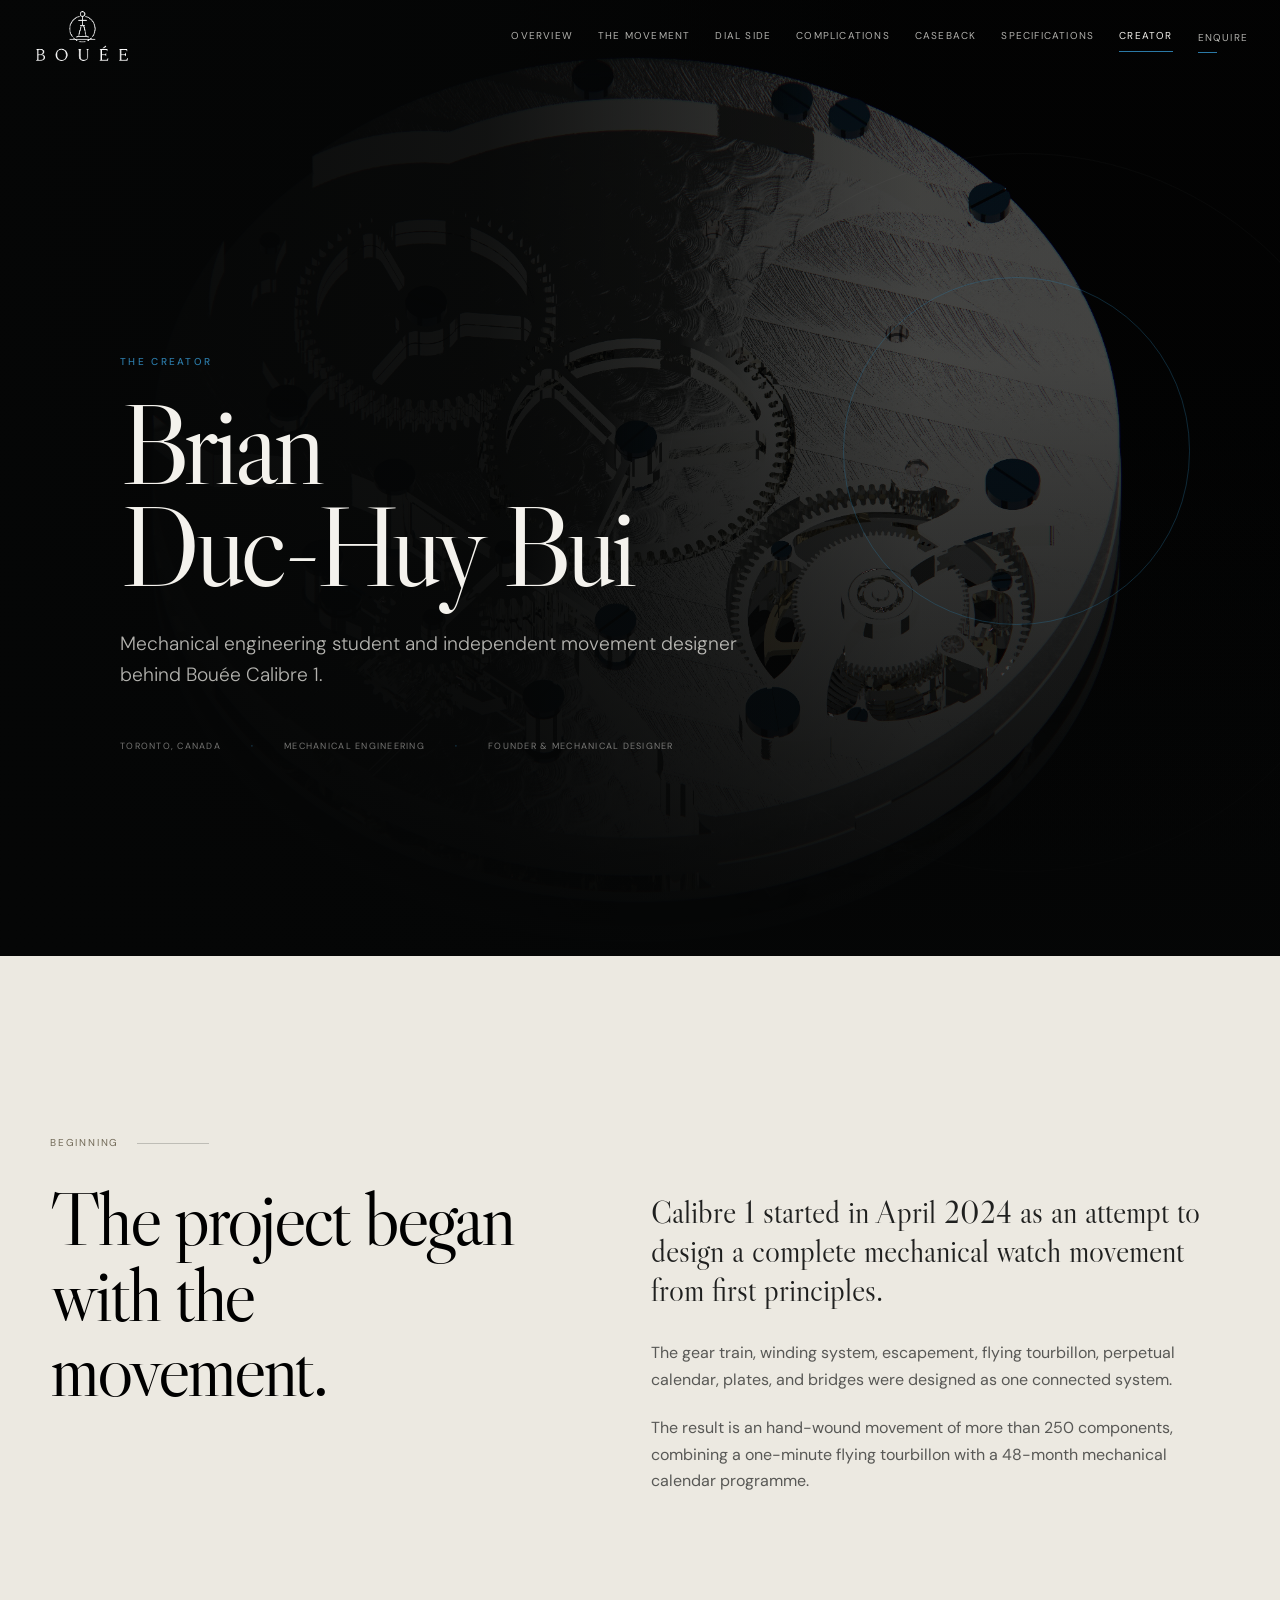
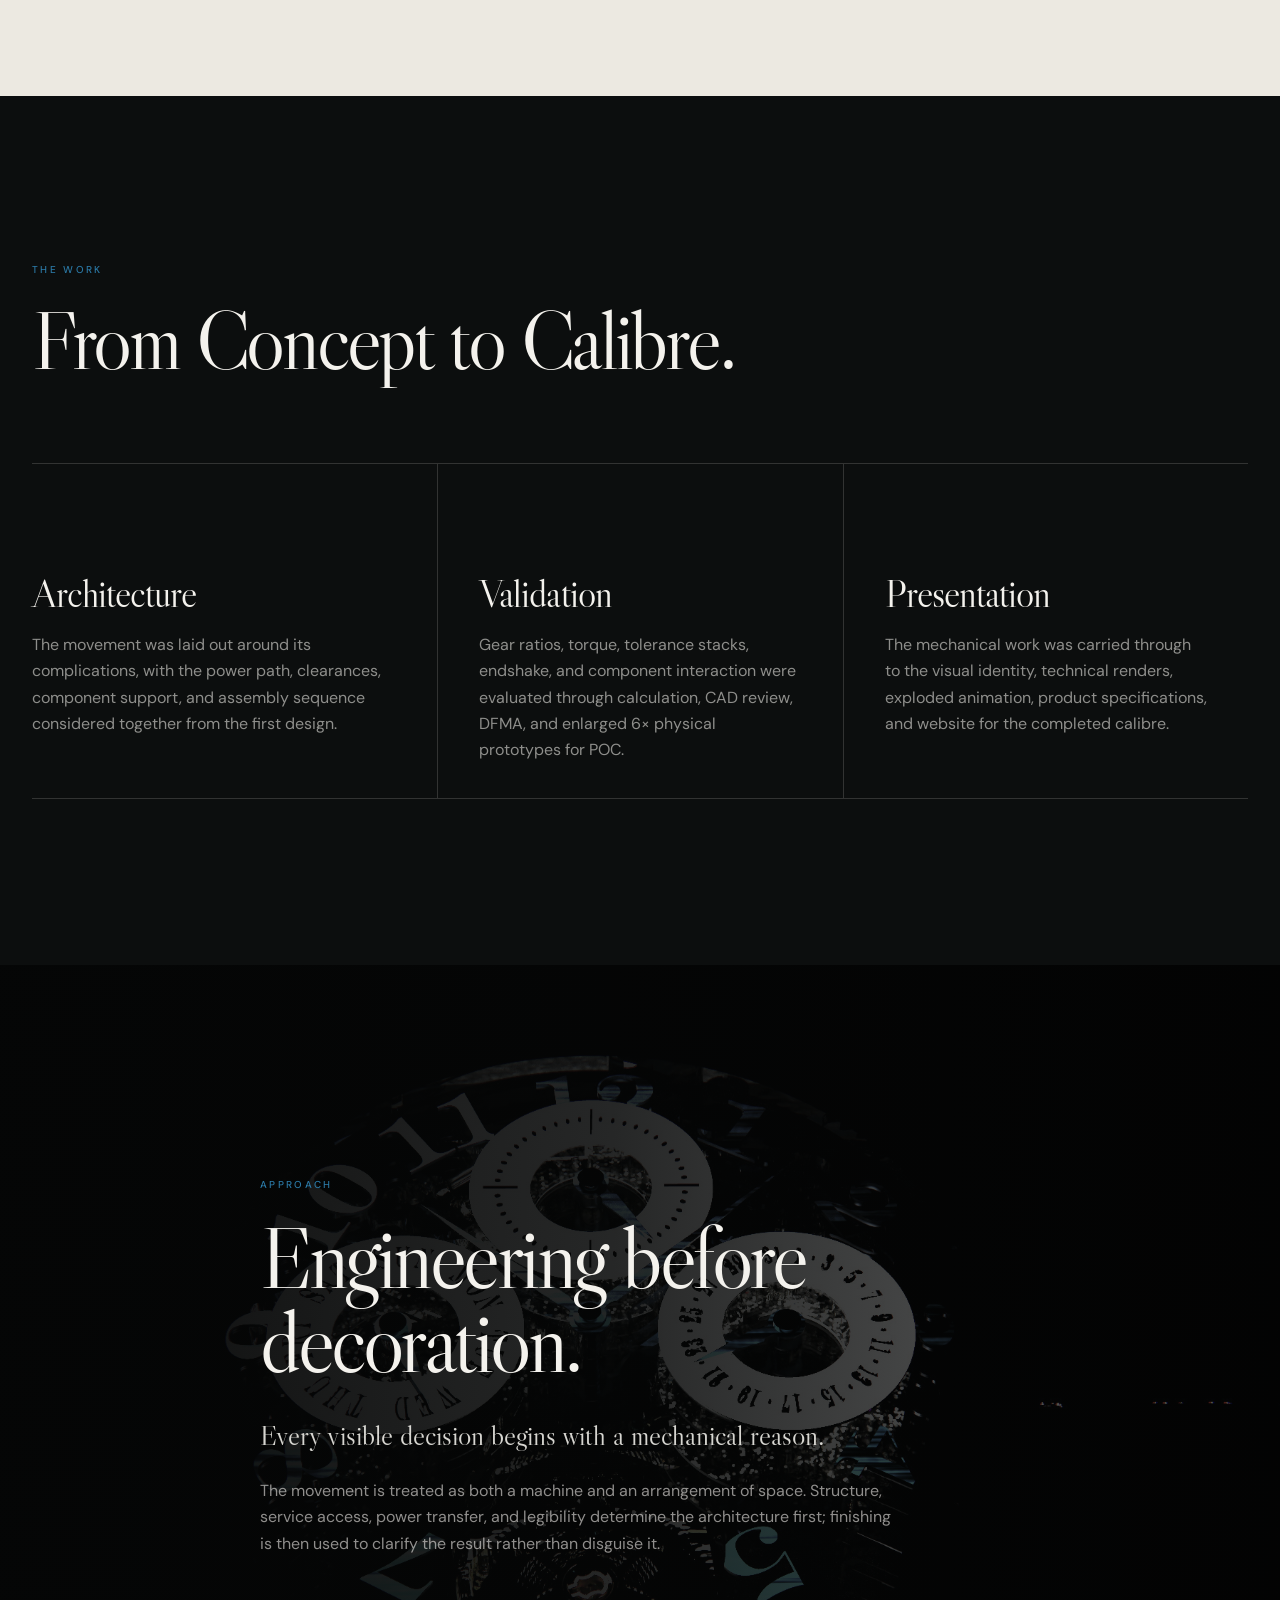
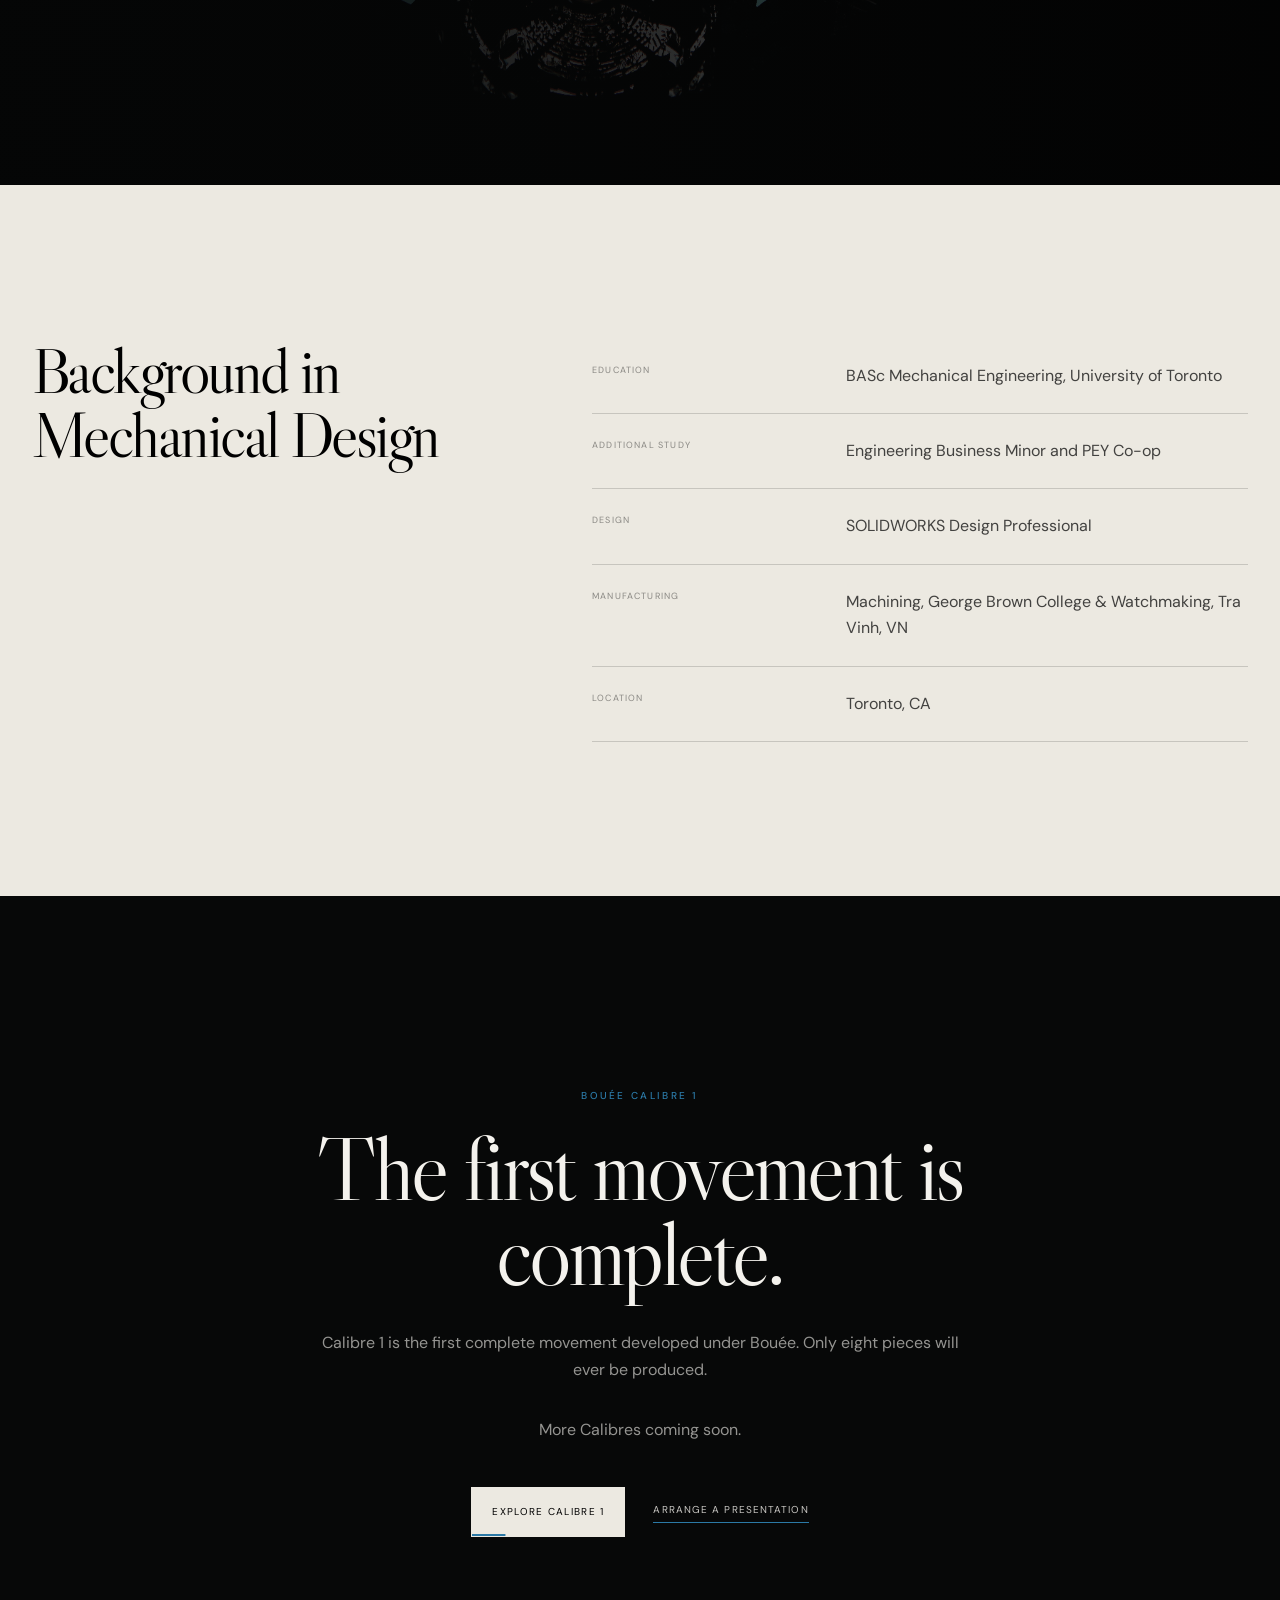
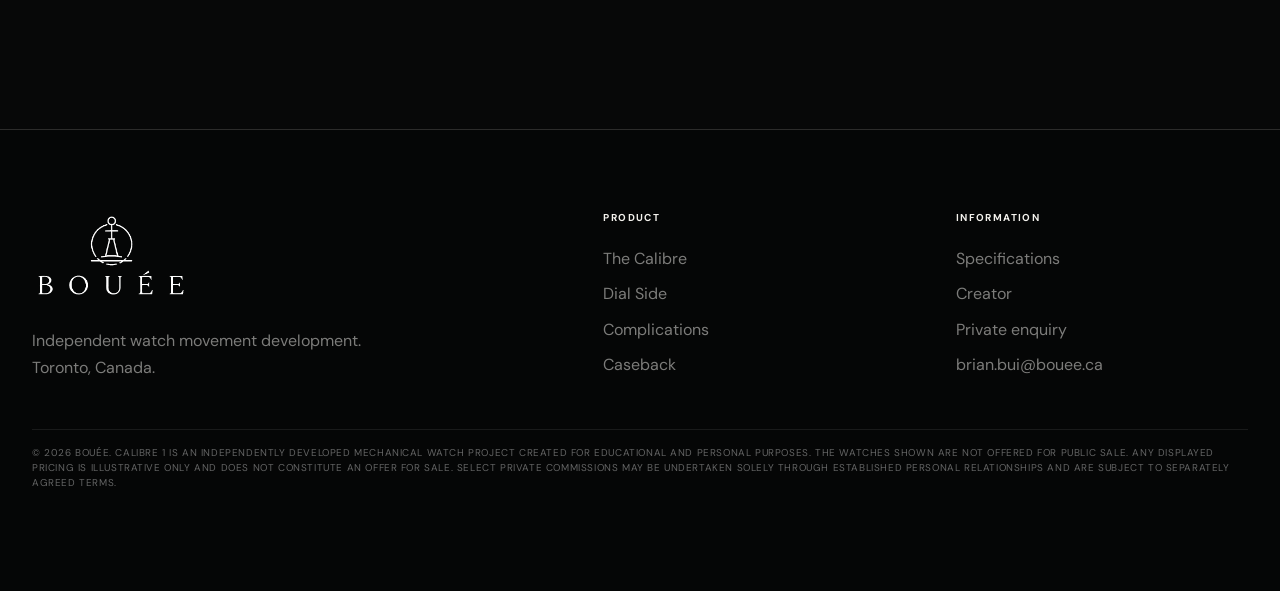
<file: Brian_Bui/index.html>
<!doctype html>
<html lang="en">
<head>
  <meta charset="utf-8" />
  <meta name="viewport" content="width=device-width, initial-scale=1" />
  <meta name="description" content="Brian Duc-Huy Bui, founder and mechanical designer of Bouée Calibre 1." />
  <meta name="theme-color" content="#090a0a" />
  <title>Brian Bui — Creator of Bouée Calibre 1</title>

  <link rel="preconnect" href="https://fonts.googleapis.com" />
  <link rel="preconnect" href="https://fonts.gstatic.com" crossorigin />
  <link href="https://fonts.googleapis.com/css2?family=DM+Sans:wght@300;400;500;600&family=Libre+Caslon+Display&display=swap" rel="stylesheet" />

  <link rel="stylesheet" href="styles.css" />
  <style>
    .site-header {
      padding-bottom: 12px;
    }

    .site-header.is-scrolled {
      padding-bottom: 8px;
    }

    .brand-logo-image {
      display: block;
      width: 100px;
      height: auto;
      filter: invert(1);
    }

    .site-header .brand,
    .site-footer .footer-brand {
      display: inline-flex;
      align-items: center;
      line-height: 0;
    }

    .site-footer .footer-brand .brand-logo-image {
      width: 158px;
    }

    .creator-page {
      overflow: hidden;
    }

    .creator-hero {
      position: relative;
      min-height: 92svh;
      display: flex;
      align-items: flex-end;
      overflow: hidden;
      background: #050606;
    }

    .creator-hero-image {
      position: absolute;
      inset: 0;
      width: 100%;
      height: 100%;
      object-fit: cover;
      object-position: 64% center;
      opacity: 0.68;
      filter: saturate(0.72) contrast(1.06);
    }

    .creator-hero-shade {
      position: absolute;
      inset: 0;
      background:
        linear-gradient(90deg, rgba(5, 6, 6, 0.98) 0%, rgba(5, 6, 6, 0.84) 38%, rgba(5, 6, 6, 0.22) 72%),
        linear-gradient(0deg, rgba(5, 6, 6, 0.92) 0%, rgba(5, 6, 6, 0.12) 62%);
    }

    .creator-hero-content {
      position: relative;
      z-index: 2;
      padding-top: 160px;
      padding-bottom: 92px;
    }

    .creator-hero h1 {
      max-width: 980px;
      margin: 0 0 30px;
      font-family: var(--serif);
      font-size: clamp(62px, 9vw, 138px);
      font-weight: 400;
      line-height: 0.89;
      letter-spacing: -0.05em;
    }

    .creator-hero-copy {
      max-width: 650px;
      margin: 0;
      color: rgba(244, 242, 237, 0.73);
      font-size: clamp(17px, 1.5vw, 21px);
      font-weight: 300;
    }

    .creator-hero-details {
      margin-top: 48px;
      display: flex;
      flex-wrap: wrap;
      gap: 12px 30px;
      color: rgba(244, 242, 237, 0.47);
      font-size: 9px;
      letter-spacing: 0.14em;
      text-transform: uppercase;
    }

    .creator-hero-details span + span::before {
      content: "·";
      margin-right: 30px;
      color: var(--blue-bright, #2b79a6);
    }

    .creator-intro {
      position: relative;
      padding-block: clamp(120px, 14vw, 205px);
      color: var(--black);
      background: var(--paper);
    }

    .creator-intro-grid {
      width: min(var(--shell), 1180px);
      display: grid;
      grid-template-columns: minmax(0, 0.9fr) minmax(360px, 1.1fr);
      gap: clamp(64px, 10vw, 150px);
      align-items: start;
    }

    .creator-section-number {
      display: flex;
      align-items: center;
      gap: 18px;
      margin-bottom: 30px;
      color: #716957;
      font-size: 10px;
      letter-spacing: 0.18em;
      text-transform: uppercase;
    }

    .creator-section-number::after {
      content: "";
      width: 72px;
      height: 1px;
      background: rgba(9, 10, 10, 0.2);
    }

    .creator-intro h2,
    .creator-philosophy h2,
    .creator-closing h2 {
      margin: 0;
      font-family: var(--serif);
      font-weight: 400;
      letter-spacing: -0.04em;
    }

    .creator-intro h2 {
      max-width: 590px;
      font-size: clamp(48px, 6vw, 88px);
      line-height: 0.98;
    }

    .creator-intro-copy {
      padding-top: 58px;
    }

    .creator-intro-copy .creator-lead {
      margin: 0 0 30px;
      font-family: var(--serif);
      font-size: clamp(26px, 2.45vw, 38px);
      line-height: 1.25;
      color: rgba(9, 10, 10, 0.9);
    }

    .creator-intro-copy p:not(.creator-lead) {
      max-width: 670px;
      margin: 0 0 22px;
      color: rgba(9, 10, 10, 0.65);
    }

    .creator-facts {
      margin: 48px 0 0;
      display: grid;
      grid-template-columns: repeat(3, 1fr);
      border-top: 1px solid rgba(9, 10, 10, 0.16);
    }

    .creator-facts div {
      padding: 23px 18px 0 0;
    }

    .creator-facts dt {
      color: rgba(9, 10, 10, 0.43);
      font-size: 9px;
      letter-spacing: 0.13em;
      text-transform: uppercase;
    }

    .creator-facts dd {
      margin: 8px 0 0;
      font-family: var(--serif);
      font-size: 20px;
      line-height: 1.2;
    }

    .creator-work {
      padding-block: clamp(115px, 13vw, 190px);
      background: #0c0e0e;
    }

    .creator-work-heading {
      max-width: 830px;
      margin-bottom: 82px;
    }

    .creator-work-heading h2 {
      margin: 0;
      font-family: var(--serif);
      font-size: clamp(48px, 6.4vw, 92px);
      font-weight: 400;
      line-height: 0.98;
      letter-spacing: -0.04em;
    }

    .creator-work-list {
      margin: 0;
      display: grid;
      grid-template-columns: repeat(3, 1fr);
      border-top: 1px solid rgba(244, 242, 237, 0.16);
    }

    .creator-work-list article {
      min-height: 310px;
      padding: 34px clamp(28px, 3.2vw, 52px) 34px 0;
      border-bottom: 1px solid rgba(244, 242, 237, 0.16);
    }

    .creator-work-list article + article {
      padding-left: clamp(28px, 3.2vw, 52px);
      border-left: 1px solid rgba(244, 242, 237, 0.16);
    }

    .creator-work-list span {
      color: var(--blue-bright, #2b79a6);
      font-size: 10px;
      letter-spacing: 0.16em;
    }

    .creator-work-list h3 {
      margin: 76px 0 18px;
      font-size: clamp(28px, 3vw, 42px);
    }

    .creator-work-list p {
      margin: 0;
      color: rgba(244, 242, 237, 0.56);
    }

    .creator-philosophy {
      position: relative;
      min-height: 820px;
      display: flex;
      align-items: center;
      overflow: hidden;
      background: #050606;
    }

    .creator-philosophy-image {
      position: absolute;
      inset: 0;
      width: 100%;
      height: 100%;
      object-fit: cover;
      object-position: center;
      opacity: 0.53;
      filter: saturate(0.65);
    }

    .creator-philosophy-overlay {
      position: absolute;
      inset: 0;
      background: linear-gradient(90deg, rgba(5, 6, 6, 0.96) 0%, rgba(5, 6, 6, 0.75) 48%, rgba(5, 6, 6, 0.25) 100%);
    }

    .creator-philosophy-content {
      position: relative;
      z-index: 2;
      max-width: 760px;
      padding-block: 140px;
    }

    .creator-philosophy h2 {
      margin-bottom: 34px;
      font-size: clamp(52px, 6.8vw, 96px);
      line-height: 0.97;
    }

    .creator-philosophy .lead {
      max-width: 680px;
      margin-bottom: 24px;
    }

    .creator-philosophy p:not(.eyebrow):not(.lead) {
      max-width: 640px;
      color: rgba(244, 242, 237, 0.58);
    }

    .creator-credentials {
      padding-block: clamp(110px, 12vw, 170px);
      color: var(--black);
      background: var(--paper);
    }

    .creator-credentials-grid {
      display: grid;
      grid-template-columns: minmax(0, 0.78fr) minmax(420px, 1.22fr);
      gap: clamp(72px, 11vw, 160px);
      align-items: start;
    }

    .creator-credentials h2 {
      margin: 0;
      font-family: var(--serif);
      font-size: clamp(45px, 5vw, 74px);
      font-weight: 400;
      line-height: 1;
      letter-spacing: -0.04em;
    }

    .creator-credential-list {
      margin: 0;
    }

    .creator-credential-list div {
      padding: 24px 0;
      display: grid;
      grid-template-columns: minmax(150px, 0.72fr) 1.28fr;
      gap: 28px;
      border-bottom: 1px solid rgba(9, 10, 10, 0.16);
    }

    .creator-credential-list dt {
      color: rgba(9, 10, 10, 0.43);
      font-size: 9px;
      letter-spacing: 0.13em;
      text-transform: uppercase;
    }

    .creator-credential-list dd {
      margin: 0;
      color: rgba(9, 10, 10, 0.75);
    }

    .creator-closing {
      padding-block: clamp(125px, 15vw, 220px);
      text-align: center;
      background: #070808;
    }

    .creator-closing h2 {
      max-width: 940px;
      margin-inline: auto;
      font-size: clamp(54px, 7vw, 105px);
      line-height: 0.95;
    }

    .creator-closing p:not(.eyebrow) {
      max-width: 650px;
      margin: 34px auto 0;
      color: rgba(244, 242, 237, 0.6);
    }

    .creator-closing-actions {
      margin-top: 44px;
      display: flex;
      justify-content: center;
      align-items: center;
      gap: 28px;
    }

    .site-navigation a[aria-current="page"] {
      color: var(--white);
    }

    .site-navigation a[aria-current="page"]::after {
      transform: scaleX(1) !important;
    }

    @media (max-width: 900px) {
      .creator-hero {
        min-height: 86svh;
      }

      .creator-hero-image {
        object-position: 58% center;
      }

      .creator-hero-shade {
        background:
          linear-gradient(0deg, rgba(5, 6, 6, 0.98) 0%, rgba(5, 6, 6, 0.62) 54%, rgba(5, 6, 6, 0.16) 100%),
          linear-gradient(90deg, rgba(5, 6, 6, 0.76), transparent 88%);
      }

      .creator-hero-content {
        padding-bottom: 72px;
      }

      .creator-intro-grid,
      .creator-credentials-grid {
        grid-template-columns: 1fr;
      }

      .creator-intro-copy {
        padding-top: 0;
      }

      .creator-work-list {
        grid-template-columns: 1fr;
      }

      .creator-work-list article {
        min-height: 0;
        padding: 38px 0 45px;
      }

      .creator-work-list article + article {
        padding-left: 0;
        border-left: 0;
      }

      .creator-work-list h3 {
        margin-top: 38px;
      }
    }

    @media (max-width: 760px) {
      .site-header,
      .site-header.is-scrolled {
        padding-bottom: 8px;
      }

      .brand-logo-image {
        width: 108px;
      }

      .site-footer .footer-brand .brand-logo-image {
        width: 138px;
      }

      .creator-hero-details span + span::before {
        display: none;
      }

      .creator-facts {
        grid-template-columns: 1fr;
      }

      .creator-facts div {
        padding-bottom: 20px;
        border-bottom: 1px solid rgba(9, 10, 10, 0.12);
      }

      .creator-credential-list div {
        grid-template-columns: 1fr;
        gap: 8px;
      }

      .creator-closing-actions {
        flex-direction: column;
      }
    }
  </style>
  <script defer src="script.js"></script>
</head>
<body>
  <a class="skip-link" href="#main">Skip to content</a>

  <header class="site-header" data-header>
    <a class="brand" href="../index.html#top" aria-label="Bouée Calibre 1 home">
      <img class="brand-logo-image" src="/assets/bouee-logo.png" alt="Bouée" />
    </a>

    <button class="menu-button" type="button" aria-expanded="false" aria-controls="site-navigation" data-menu-button>
      <span class="sr-only">Toggle navigation</span>
      <i></i>
      <i></i>
    </button>

    <nav class="site-navigation" id="site-navigation" data-navigation>
      <a href="../index.html#overview">Overview</a>
      <a href="../index.html#calibre">The Movement</a>
      <a href="../index.html#dial">Dial Side</a>
      <a href="../index.html#complications">Complications</a>
      <a href="../index.html#movement">Caseback</a>
      <a href="../index.html#specifications">Specifications</a>
      <a href="/Brian_Bui/" aria-current="page">Creator</a>
      <a class="nav-action" href="index.html#contact">Enquire</a>
    </nav>

  </header>

  <div class="page-progress" aria-hidden="true"><span data-page-progress></span></div>

  <main class="creator-page" id="main">
    <section class="creator-hero">
      <img class="creator-hero-image" src="/assets/back.jpg" alt="Rear architecture of the Bouée Calibre 1 movement" />
      <div class="creator-hero-shade"></div>

      <div class="shell creator-hero-content">
        <p class="eyebrow">The creator</p>
        <h1>Brian<br />Duc-Huy Bui</h1>
        <p class="creator-hero-copy">
          Mechanical engineering student and independent movement designer behind Bouée Calibre 1.
        </p>
        <div class="creator-hero-details" aria-label="Creator details">
          <span>Toronto, Canada</span>
          <span>Mechanical engineering</span>
          <span>Founder &amp; mechanical designer</span>
        </div>
      </div>
    </section>

    <section class="creator-intro">
      <div class="shell creator-intro-grid">
        <div>
          <div class="creator-section-number"><span>Beginning</span></div>
          <h2>The project began with the movement.</h2>
        </div>

        <div class="creator-intro-copy">
          <p class="creator-lead">
            Calibre 1 started in April 2024 as an attempt to design a complete mechanical watch movement from first principles.
          </p>
          <p>
            The gear train, winding system, escapement, flying tourbillon, perpetual calendar, plates, and bridges were designed as one connected system.
          </p>
          <p>
            The result is an hand-wound movement of more than 250 components, combining a one-minute flying tourbillon with a 48-month mechanical calendar programme.
          </p>
        </div>
      </div>
    </section>

    <section class="creator-work">
      <div class="shell">
        <div class="creator-work-heading">
          <p class="eyebrow">The Work</p>
          <h2>From Concept to Calibre.</h2>
        </div>

        <div class="creator-work-list">
          <article>
            
            <h3>Architecture</h3>
            <p>
              The movement was laid out around its complications, with the power path, clearances, component support, and assembly sequence considered together from the first design.
            </p>
          </article>

          <article>
            
            <h3>Validation</h3>
            <p>
              Gear ratios, torque, tolerance stacks, endshake, and component interaction were evaluated through calculation, CAD review, DFMA, and enlarged 6× physical prototypes for POC.
            </p>
          </article>

          <article>
            
            <h3>Presentation</h3>
            <p>
              The mechanical work was carried through to the visual identity, technical renders, exploded animation, product specifications, and website for the completed calibre.
            </p>
          </article>
        </div>
      </div>
    </section>

    <section class="creator-philosophy">
      <img class="creator-philosophy-image" src="/assets/calibre-front.jpg" alt="Front architecture of Bouée Calibre 1" loading="lazy" />
      <div class="creator-philosophy-overlay"></div>

      <div class="shell creator-philosophy-content">
        <p class="eyebrow">Approach</p>
        <h2>Engineering before decoration.</h2>
        <p class="lead">
          Every visible decision begins with a mechanical reason.
        </p>
        <p>
          The movement is treated as both a machine and an arrangement of space. Structure, service access, power transfer, and legibility determine the architecture first; finishing is then used to clarify the result rather than disguise it.
        </p>
      </div>
    </section>

    <section class="creator-credentials">
      <div class="shell creator-credentials-grid">
        <div>
          <h2>Background in Mechanical Design</h2>
        </div>

        <dl class="creator-credential-list">
          <div>
            <dt>Education</dt>
            <dd>BASc Mechanical Engineering, University of Toronto</dd>
          </div>
          <div>
            <dt>Additional study</dt>
            <dd>Engineering Business Minor and PEY Co-op</dd>
          </div>
          <div>
            <dt>Design</dt>
            <dd>SOLIDWORKS Design Professional</dd>
          </div>
          <div>
            <dt>Manufacturing</dt>
            <dd>Machining, George Brown College & Watchmaking, Tra Vinh, VN</dd>
          </div>
          <div>
            <dt>Location</dt>
            <dd>Toronto, CA</dd>
          </div>
        </dl>
      </div>
    </section>

    <section class="creator-closing">
      <div class="shell">
        <p class="eyebrow">Bouée Calibre 1</p>
        <h2>The first movement is complete.</h2>
        <p>
          Calibre 1 is the first complete movement developed under Bouée. Only eight pieces will ever be produced.
        </p>
        <p>
          More Calibres coming soon. 
        </p>
        <div class="creator-closing-actions">
          <a class="button button-primary" href="../index.html#calibre">Explore Calibre 1</a>
          <a class="text-link" href="../index.html#contact">Arrange a Presentation</a>
        </div>
      </div>
    </section>
  </main>

  <footer class="site-footer">
    <div class="shell footer-layout">
      <div>
        <a class="brand footer-brand" href="../index.html#top" aria-label="Bouée home">
          <img class="brand-logo-image" src="/assets/bouee-logo.png" alt="Bouée" loading="lazy" />
        </a>
        <p>Independent watch movement development.<br />Toronto, Canada.</p>
      </div>
      <div>
        <strong>Product</strong>
        <a href="../index.html#calibre">The Calibre</a>
        <a href="../index.html#dial">Dial Side</a>
        <a href="../index.html#complications">Complications</a>
        <a href="../index.html#movement">Caseback</a>
      </div>
      <div>
        <strong>Information</strong>
        <a href="../index.html#specifications">Specifications</a>
        <a href="/Brian_Bui/">Creator</a>
        <a href="../index.html#contact">Private enquiry</a>
        <span>brian.bui@bouee.ca</span>
      </div>
      </div>
      <div class="shell site-footnote">
    <p>
    © 2026 Bouée. Calibre 1 is an independently developed mechanical watch
    project created for educational and personal purposes. The watches shown
    are not offered for public sale. Any displayed pricing is illustrative
    only and does not constitute an offer for sale. Select private commissions
    may be undertaken solely through established personal relationships and are subject to separately agreed terms.
    </p>
    </div>
  </footer>
</body>
</html>
</file>
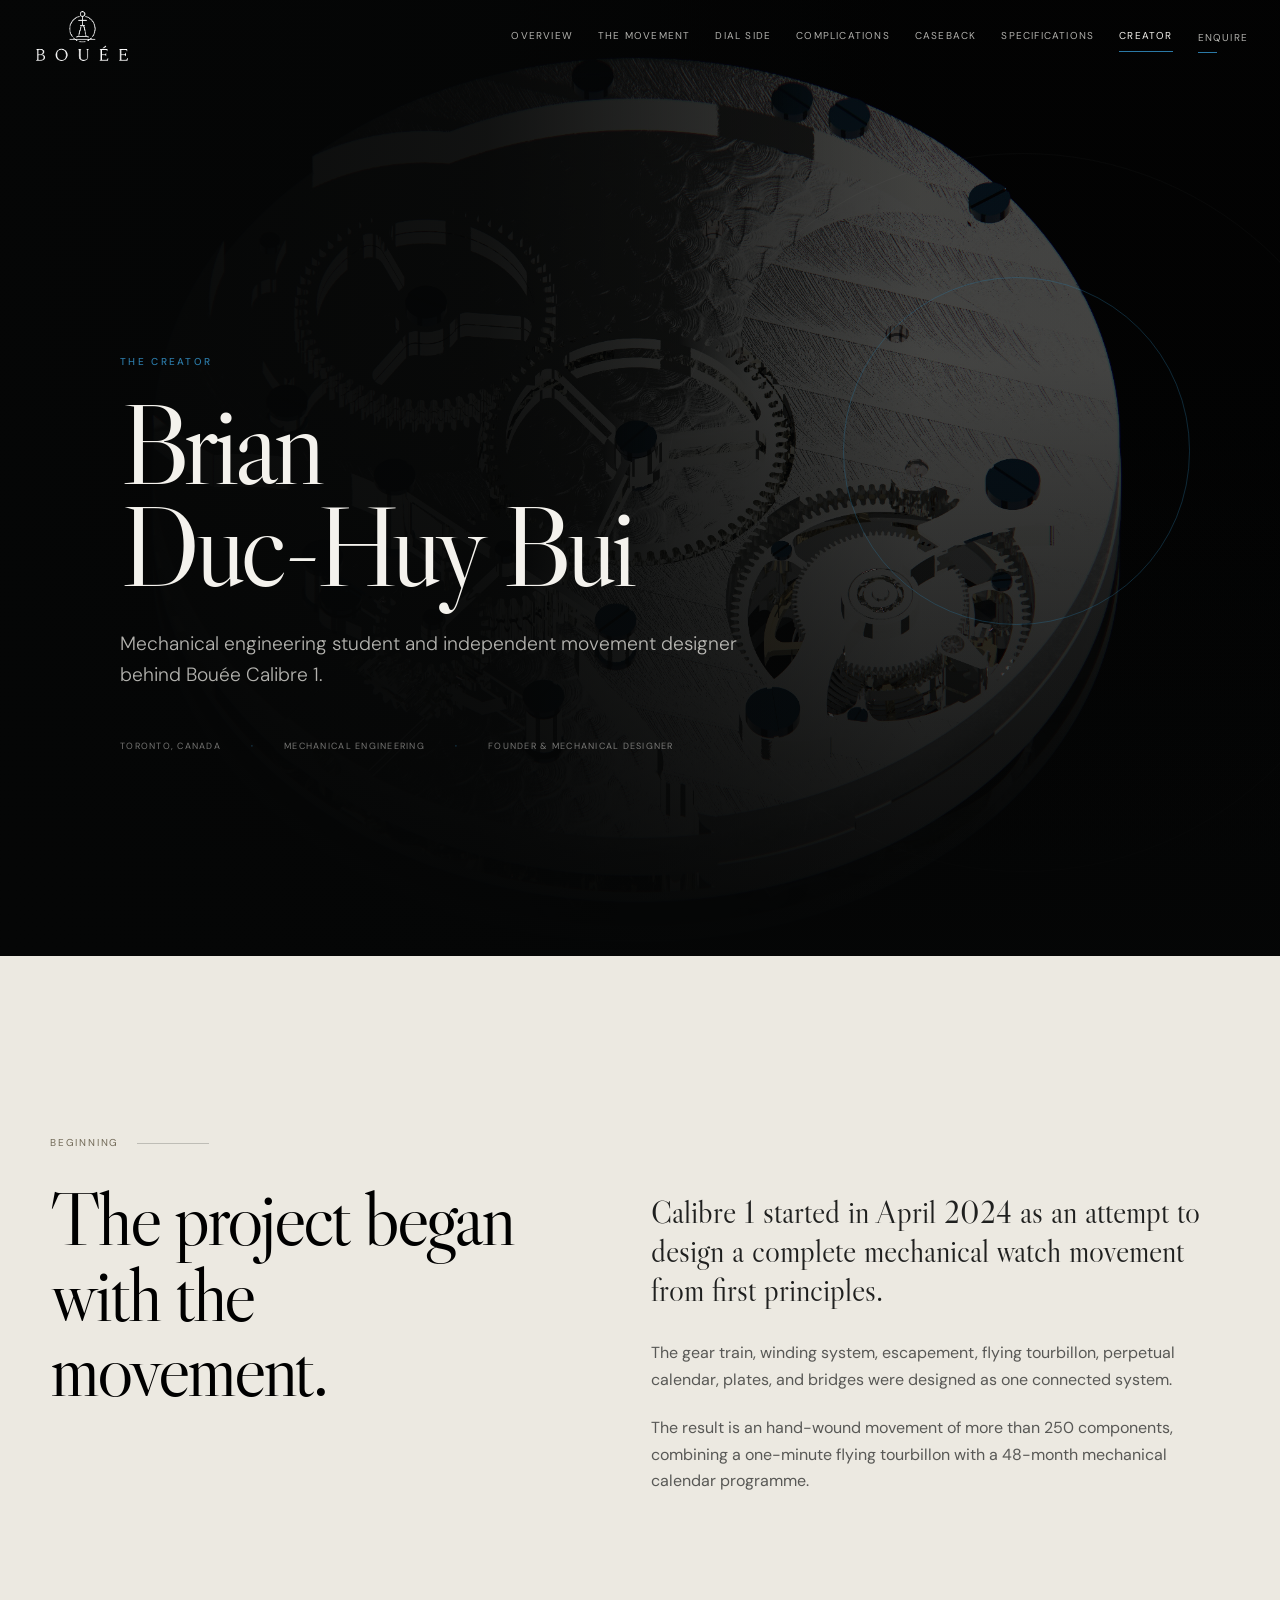
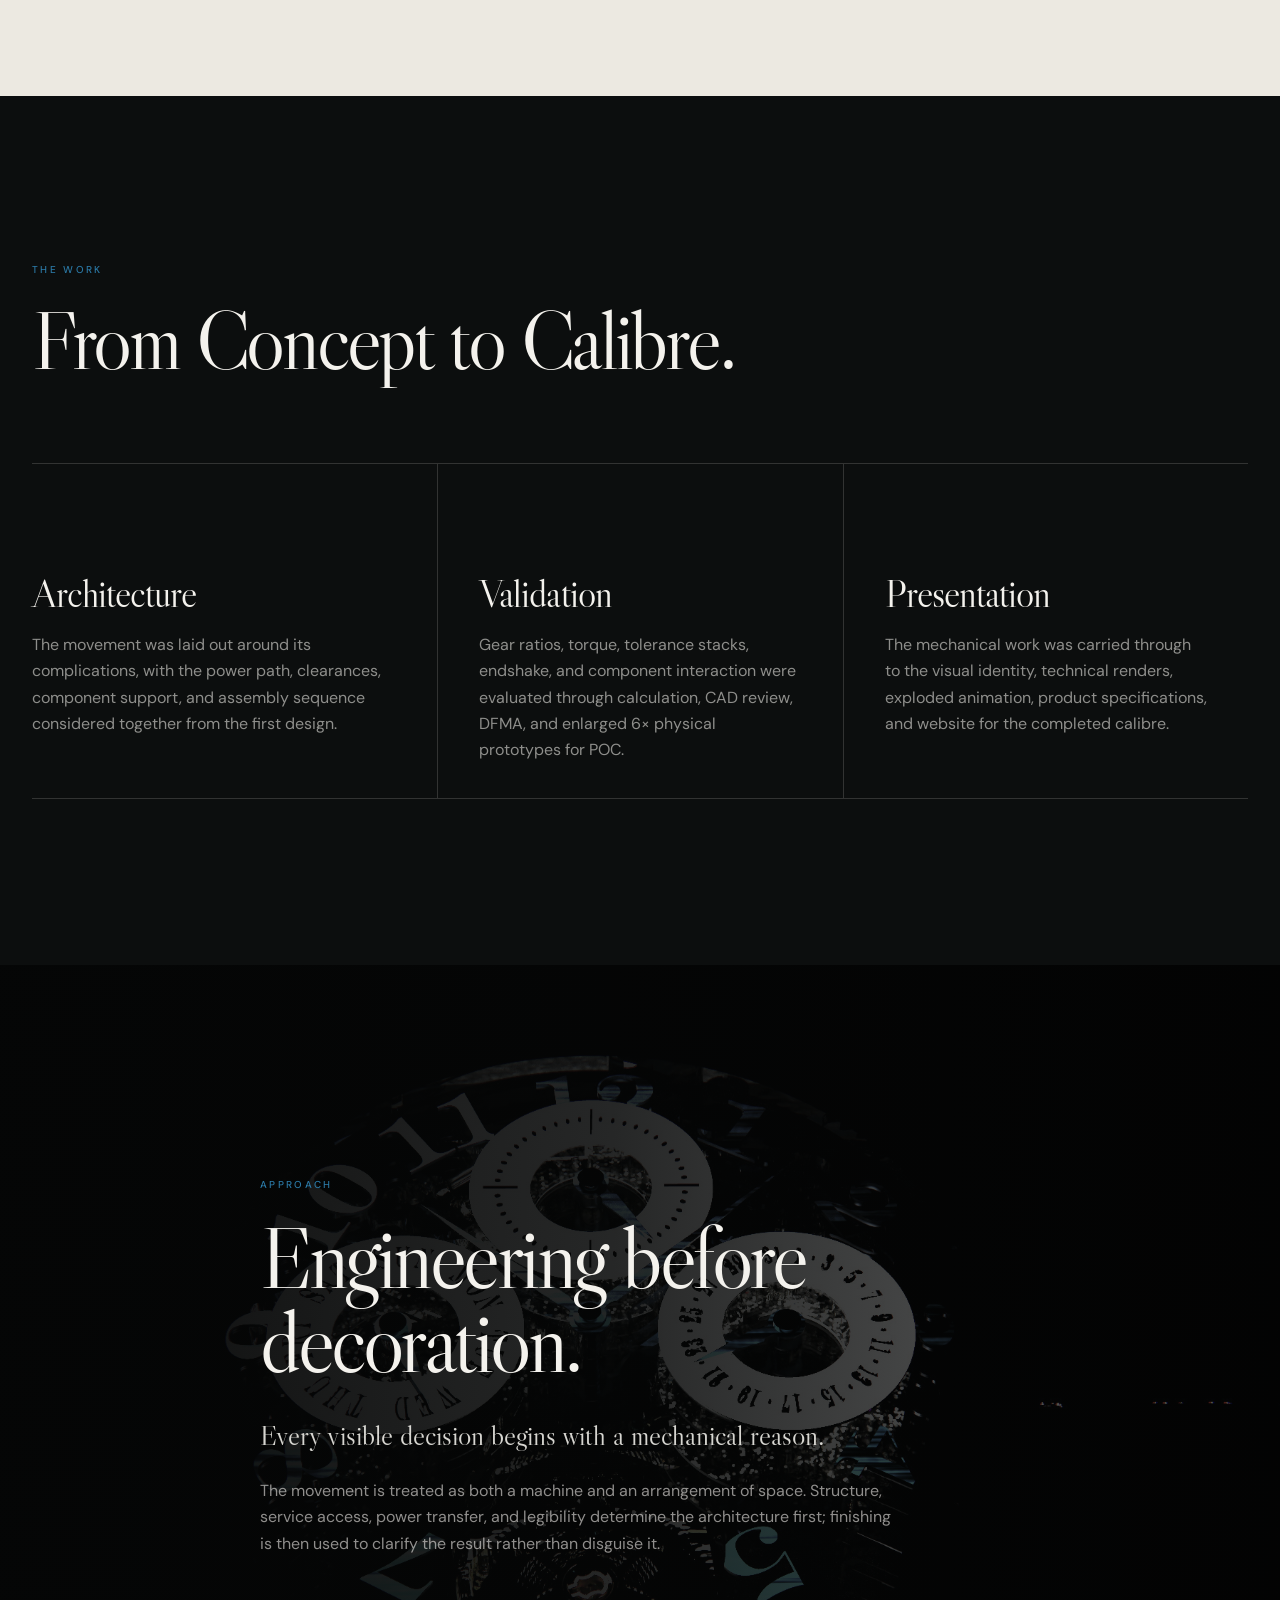
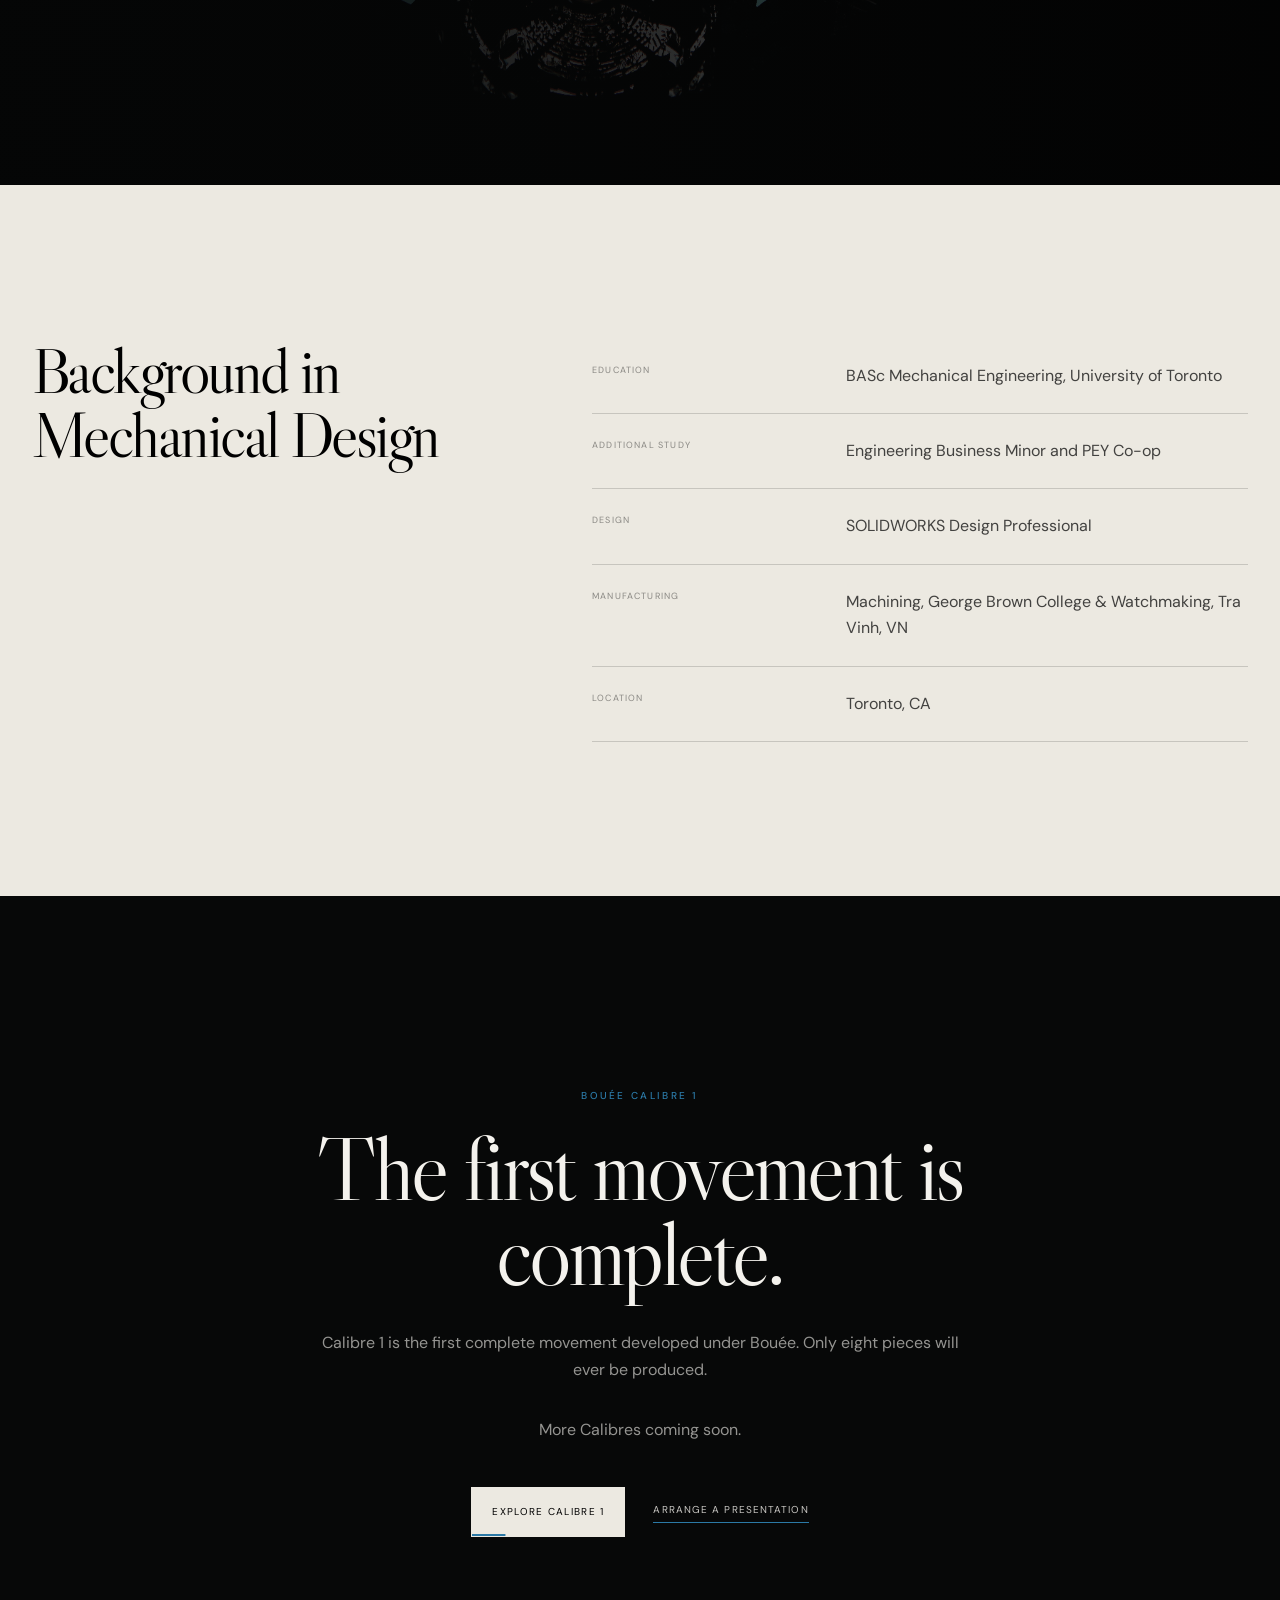
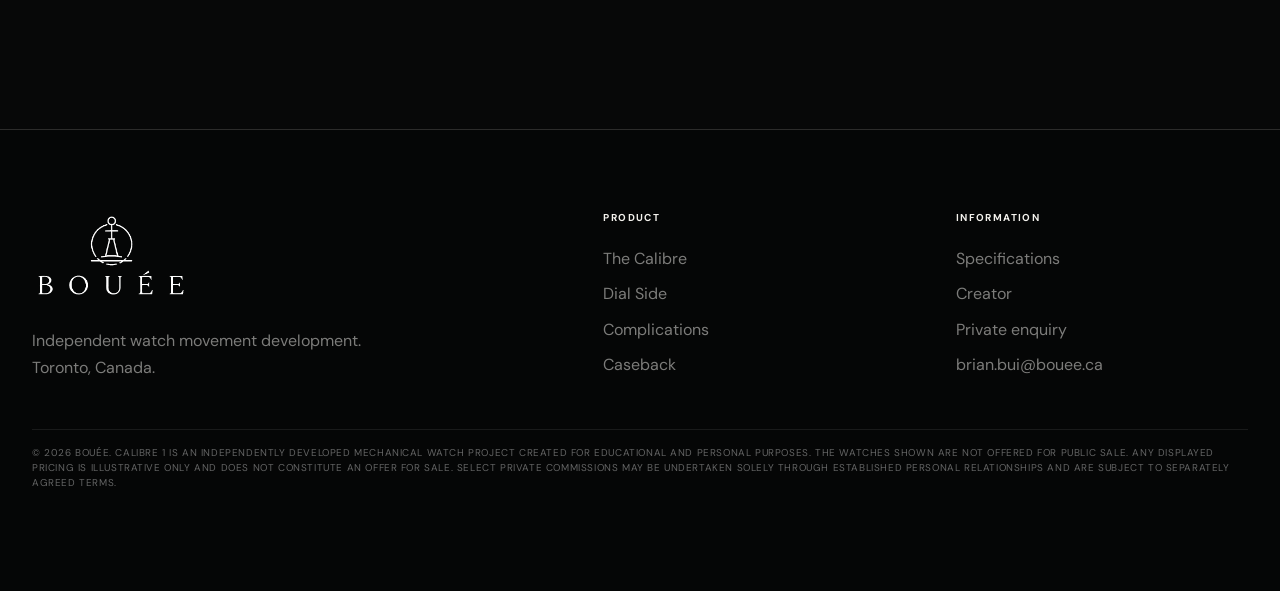
<file: BrianBui.html>
<!doctype html>
<html lang="en">
<head>
  <meta charset="utf-8" />
  <meta name="viewport" content="width=device-width, initial-scale=1" />
  <meta name="description" content="Brian Duc-Huy Bui, founder and mechanical designer of Bouée Calibre 1." />
  <meta name="theme-color" content="#090a0a" />
  <title>Brian Bui — Creator of Bouée Calibre 1</title>

  <link rel="preconnect" href="https://fonts.googleapis.com" />
  <link rel="preconnect" href="https://fonts.gstatic.com" crossorigin />
  <link href="https://fonts.googleapis.com/css2?family=DM+Sans:wght@300;400;500;600&family=Libre+Caslon+Display&display=swap" rel="stylesheet" />

  <link rel="stylesheet" href="styles.css" />
  <style>
    .site-header {
      padding-bottom: 12px;
    }

    .site-header.is-scrolled {
      padding-bottom: 8px;
    }

    .brand-logo-image {
      display: block;
      width: 100px;
      height: auto;
      filter: invert(1);
    }

    .site-header .brand,
    .site-footer .footer-brand {
      display: inline-flex;
      align-items: center;
      line-height: 0;
    }

    .site-footer .footer-brand .brand-logo-image {
      width: 158px;
    }

    .creator-page {
      overflow: hidden;
    }

    .creator-hero {
      position: relative;
      min-height: 92svh;
      display: flex;
      align-items: flex-end;
      overflow: hidden;
      background: #050606;
    }

    .creator-hero-image {
      position: absolute;
      inset: 0;
      width: 100%;
      height: 100%;
      object-fit: cover;
      object-position: 64% center;
      opacity: 0.68;
      filter: saturate(0.72) contrast(1.06);
    }

    .creator-hero-shade {
      position: absolute;
      inset: 0;
      background:
        linear-gradient(90deg, rgba(5, 6, 6, 0.98) 0%, rgba(5, 6, 6, 0.84) 38%, rgba(5, 6, 6, 0.22) 72%),
        linear-gradient(0deg, rgba(5, 6, 6, 0.92) 0%, rgba(5, 6, 6, 0.12) 62%);
    }

    .creator-hero-content {
      position: relative;
      z-index: 2;
      padding-top: 160px;
      padding-bottom: 92px;
    }

    .creator-hero h1 {
      max-width: 980px;
      margin: 0 0 30px;
      font-family: var(--serif);
      font-size: clamp(62px, 9vw, 138px);
      font-weight: 400;
      line-height: 0.89;
      letter-spacing: -0.05em;
    }

    .creator-hero-copy {
      max-width: 650px;
      margin: 0;
      color: rgba(244, 242, 237, 0.73);
      font-size: clamp(17px, 1.5vw, 21px);
      font-weight: 300;
    }

    .creator-hero-details {
      margin-top: 48px;
      display: flex;
      flex-wrap: wrap;
      gap: 12px 30px;
      color: rgba(244, 242, 237, 0.47);
      font-size: 9px;
      letter-spacing: 0.14em;
      text-transform: uppercase;
    }

    .creator-hero-details span + span::before {
      content: "·";
      margin-right: 30px;
      color: var(--blue-bright, #2b79a6);
    }

    .creator-intro {
      position: relative;
      padding-block: clamp(120px, 14vw, 205px);
      color: var(--black);
      background: var(--paper);
    }

    .creator-intro-grid {
      width: min(var(--shell), 1180px);
      display: grid;
      grid-template-columns: minmax(0, 0.9fr) minmax(360px, 1.1fr);
      gap: clamp(64px, 10vw, 150px);
      align-items: start;
    }

    .creator-section-number {
      display: flex;
      align-items: center;
      gap: 18px;
      margin-bottom: 30px;
      color: #716957;
      font-size: 10px;
      letter-spacing: 0.18em;
      text-transform: uppercase;
    }

    .creator-section-number::after {
      content: "";
      width: 72px;
      height: 1px;
      background: rgba(9, 10, 10, 0.2);
    }

    .creator-intro h2,
    .creator-philosophy h2,
    .creator-closing h2 {
      margin: 0;
      font-family: var(--serif);
      font-weight: 400;
      letter-spacing: -0.04em;
    }

    .creator-intro h2 {
      max-width: 590px;
      font-size: clamp(48px, 6vw, 88px);
      line-height: 0.98;
    }

    .creator-intro-copy {
      padding-top: 58px;
    }

    .creator-intro-copy .creator-lead {
      margin: 0 0 30px;
      font-family: var(--serif);
      font-size: clamp(26px, 2.45vw, 38px);
      line-height: 1.25;
      color: rgba(9, 10, 10, 0.9);
    }

    .creator-intro-copy p:not(.creator-lead) {
      max-width: 670px;
      margin: 0 0 22px;
      color: rgba(9, 10, 10, 0.65);
    }

    .creator-facts {
      margin: 48px 0 0;
      display: grid;
      grid-template-columns: repeat(3, 1fr);
      border-top: 1px solid rgba(9, 10, 10, 0.16);
    }

    .creator-facts div {
      padding: 23px 18px 0 0;
    }

    .creator-facts dt {
      color: rgba(9, 10, 10, 0.43);
      font-size: 9px;
      letter-spacing: 0.13em;
      text-transform: uppercase;
    }

    .creator-facts dd {
      margin: 8px 0 0;
      font-family: var(--serif);
      font-size: 20px;
      line-height: 1.2;
    }

    .creator-work {
      padding-block: clamp(115px, 13vw, 190px);
      background: #0c0e0e;
    }

    .creator-work-heading {
      max-width: 830px;
      margin-bottom: 82px;
    }

    .creator-work-heading h2 {
      margin: 0;
      font-family: var(--serif);
      font-size: clamp(48px, 6.4vw, 92px);
      font-weight: 400;
      line-height: 0.98;
      letter-spacing: -0.04em;
    }

    .creator-work-list {
      margin: 0;
      display: grid;
      grid-template-columns: repeat(3, 1fr);
      border-top: 1px solid rgba(244, 242, 237, 0.16);
    }

    .creator-work-list article {
      min-height: 310px;
      padding: 34px clamp(28px, 3.2vw, 52px) 34px 0;
      border-bottom: 1px solid rgba(244, 242, 237, 0.16);
    }

    .creator-work-list article + article {
      padding-left: clamp(28px, 3.2vw, 52px);
      border-left: 1px solid rgba(244, 242, 237, 0.16);
    }

    .creator-work-list span {
      color: var(--blue-bright, #2b79a6);
      font-size: 10px;
      letter-spacing: 0.16em;
    }

    .creator-work-list h3 {
      margin: 76px 0 18px;
      font-size: clamp(28px, 3vw, 42px);
    }

    .creator-work-list p {
      margin: 0;
      color: rgba(244, 242, 237, 0.56);
    }

    .creator-philosophy {
      position: relative;
      min-height: 820px;
      display: flex;
      align-items: center;
      overflow: hidden;
      background: #050606;
    }

    .creator-philosophy-image {
      position: absolute;
      inset: 0;
      width: 100%;
      height: 100%;
      object-fit: cover;
      object-position: center;
      opacity: 0.53;
      filter: saturate(0.65);
    }

    .creator-philosophy-overlay {
      position: absolute;
      inset: 0;
      background: linear-gradient(90deg, rgba(5, 6, 6, 0.96) 0%, rgba(5, 6, 6, 0.75) 48%, rgba(5, 6, 6, 0.25) 100%);
    }

    .creator-philosophy-content {
      position: relative;
      z-index: 2;
      max-width: 760px;
      padding-block: 140px;
    }

    .creator-philosophy h2 {
      margin-bottom: 34px;
      font-size: clamp(52px, 6.8vw, 96px);
      line-height: 0.97;
    }

    .creator-philosophy .lead {
      max-width: 680px;
      margin-bottom: 24px;
    }

    .creator-philosophy p:not(.eyebrow):not(.lead) {
      max-width: 640px;
      color: rgba(244, 242, 237, 0.58);
    }

    .creator-credentials {
      padding-block: clamp(110px, 12vw, 170px);
      color: var(--black);
      background: var(--paper);
    }

    .creator-credentials-grid {
      display: grid;
      grid-template-columns: minmax(0, 0.78fr) minmax(420px, 1.22fr);
      gap: clamp(72px, 11vw, 160px);
      align-items: start;
    }

    .creator-credentials h2 {
      margin: 0;
      font-family: var(--serif);
      font-size: clamp(45px, 5vw, 74px);
      font-weight: 400;
      line-height: 1;
      letter-spacing: -0.04em;
    }

    .creator-credential-list {
      margin: 0;
    }

    .creator-credential-list div {
      padding: 24px 0;
      display: grid;
      grid-template-columns: minmax(150px, 0.72fr) 1.28fr;
      gap: 28px;
      border-bottom: 1px solid rgba(9, 10, 10, 0.16);
    }

    .creator-credential-list dt {
      color: rgba(9, 10, 10, 0.43);
      font-size: 9px;
      letter-spacing: 0.13em;
      text-transform: uppercase;
    }

    .creator-credential-list dd {
      margin: 0;
      color: rgba(9, 10, 10, 0.75);
    }

    .creator-closing {
      padding-block: clamp(125px, 15vw, 220px);
      text-align: center;
      background: #070808;
    }

    .creator-closing h2 {
      max-width: 940px;
      margin-inline: auto;
      font-size: clamp(54px, 7vw, 105px);
      line-height: 0.95;
    }

    .creator-closing p:not(.eyebrow) {
      max-width: 650px;
      margin: 34px auto 0;
      color: rgba(244, 242, 237, 0.6);
    }

    .creator-closing-actions {
      margin-top: 44px;
      display: flex;
      justify-content: center;
      align-items: center;
      gap: 28px;
    }

    .site-navigation a[aria-current="page"] {
      color: var(--white);
    }

    .site-navigation a[aria-current="page"]::after {
      transform: scaleX(1) !important;
    }

    @media (max-width: 900px) {
      .creator-hero {
        min-height: 86svh;
      }

      .creator-hero-image {
        object-position: 58% center;
      }

      .creator-hero-shade {
        background:
          linear-gradient(0deg, rgba(5, 6, 6, 0.98) 0%, rgba(5, 6, 6, 0.62) 54%, rgba(5, 6, 6, 0.16) 100%),
          linear-gradient(90deg, rgba(5, 6, 6, 0.76), transparent 88%);
      }

      .creator-hero-content {
        padding-bottom: 72px;
      }

      .creator-intro-grid,
      .creator-credentials-grid {
        grid-template-columns: 1fr;
      }

      .creator-intro-copy {
        padding-top: 0;
      }

      .creator-work-list {
        grid-template-columns: 1fr;
      }

      .creator-work-list article {
        min-height: 0;
        padding: 38px 0 45px;
      }

      .creator-work-list article + article {
        padding-left: 0;
        border-left: 0;
      }

      .creator-work-list h3 {
        margin-top: 38px;
      }
    }

    @media (max-width: 760px) {
      .site-header,
      .site-header.is-scrolled {
        padding-bottom: 8px;
      }

      .brand-logo-image {
        width: 108px;
      }

      .site-footer .footer-brand .brand-logo-image {
        width: 138px;
      }

      .creator-hero-details span + span::before {
        display: none;
      }

      .creator-facts {
        grid-template-columns: 1fr;
      }

      .creator-facts div {
        padding-bottom: 20px;
        border-bottom: 1px solid rgba(9, 10, 10, 0.12);
      }

      .creator-credential-list div {
        grid-template-columns: 1fr;
        gap: 8px;
      }

      .creator-closing-actions {
        flex-direction: column;
      }
    }
  </style>
  <script defer src="script.js"></script>
</head>
<body>
  <a class="skip-link" href="#main">Skip to content</a>

  <header class="site-header" data-header>
    <a class="brand" href="index.html#top" aria-label="Bouée Calibre 1 home">
      <img class="brand-logo-image" src="assets/bouee-logo.png" alt="Bouée" />
    </a>

    <button class="menu-button" type="button" aria-expanded="false" aria-controls="site-navigation" data-menu-button>
      <span class="sr-only">Toggle navigation</span>
      <i></i>
      <i></i>
    </button>

    <nav class="site-navigation" id="site-navigation" data-navigation>
      <a href="index.html#overview">Overview</a>
      <a href="index.html#calibre">The Movement</a>
      <a href="index.html#dial">Dial Side</a>
      <a href="index.html#complications">Complications</a>
      <a href="index.html#movement">Caseback</a>
      <a href="index.html#specifications">Specifications</a>
      <a href="BrianBui.html" aria-current="page">Creator</a>
      <a class="nav-action" href="index.html#contact">Enquire</a>
    </nav>

  </header>

  <div class="page-progress" aria-hidden="true"><span data-page-progress></span></div>

  <main class="creator-page" id="main">
    <section class="creator-hero">
      <img class="creator-hero-image" src="assets/back.jpg" alt="Rear architecture of the Bouée Calibre 1 movement" />
      <div class="creator-hero-shade"></div>

      <div class="shell creator-hero-content">
        <p class="eyebrow">The creator</p>
        <h1>Brian<br />Duc-Huy Bui</h1>
        <p class="creator-hero-copy">
          Mechanical engineering student and independent movement designer behind Bouée Calibre 1.
        </p>
        <div class="creator-hero-details" aria-label="Creator details">
          <span>Toronto, Canada</span>
          <span>Mechanical engineering</span>
          <span>Founder &amp; mechanical designer</span>
        </div>
      </div>
    </section>

    <section class="creator-intro">
      <div class="shell creator-intro-grid">
        <div>
          <div class="creator-section-number"><span>Beginning</span></div>
          <h2>The project began with the movement.</h2>
        </div>

        <div class="creator-intro-copy">
          <p class="creator-lead">
            Calibre 1 started in April 2024 as an attempt to design a complete mechanical watch movement from first principles.
          </p>
          <p>
            The gear train, winding system, escapement, flying tourbillon, perpetual calendar, plates, and bridges were designed as one connected system.
          </p>
          <p>
            The result is an hand-wound movement of more than 250 components, combining a one-minute flying tourbillon with a 48-month mechanical calendar programme.
          </p>
        </div>
      </div>
    </section>

    <section class="creator-work">
      <div class="shell">
        <div class="creator-work-heading">
          <p class="eyebrow">The Work</p>
          <h2>From Concept to Calibre.</h2>
        </div>

        <div class="creator-work-list">
          <article>
            
            <h3>Architecture</h3>
            <p>
              The movement was laid out around its complications, with the power path, clearances, component support, and assembly sequence considered together from the first design.
            </p>
          </article>

          <article>
            
            <h3>Validation</h3>
            <p>
              Gear ratios, torque, tolerance stacks, endshake, and component interaction were evaluated through calculation, CAD review, DFMA, and enlarged 6× physical prototypes for POC.
            </p>
          </article>

          <article>
            
            <h3>Presentation</h3>
            <p>
              The mechanical work was carried through to the visual identity, technical renders, exploded animation, product specifications, and website for the completed calibre.
            </p>
          </article>
        </div>
      </div>
    </section>

    <section class="creator-philosophy">
      <img class="creator-philosophy-image" src="assets/calibre-front.jpg" alt="Front architecture of Bouée Calibre 1" loading="lazy" />
      <div class="creator-philosophy-overlay"></div>

      <div class="shell creator-philosophy-content">
        <p class="eyebrow">Approach</p>
        <h2>Engineering before decoration.</h2>
        <p class="lead">
          Every visible decision begins with a mechanical reason.
        </p>
        <p>
          The movement is treated as both a machine and an arrangement of space. Structure, service access, power transfer, and legibility determine the architecture first; finishing is then used to clarify the result rather than disguise it.
        </p>
      </div>
    </section>

    <section class="creator-credentials">
      <div class="shell creator-credentials-grid">
        <div>
          <h2>Background in Mechanical Design</h2>
        </div>

        <dl class="creator-credential-list">
          <div>
            <dt>Education</dt>
            <dd>BASc Mechanical Engineering, University of Toronto</dd>
          </div>
          <div>
            <dt>Additional study</dt>
            <dd>Engineering Business Minor and PEY Co-op</dd>
          </div>
          <div>
            <dt>Design</dt>
            <dd>SOLIDWORKS Design Professional</dd>
          </div>
          <div>
            <dt>Manufacturing</dt>
            <dd>Machining, George Brown College & Watchmaking, Tra Vinh, VN</dd>
          </div>
          <div>
            <dt>Location</dt>
            <dd>Toronto, CA</dd>
          </div>
        </dl>
      </div>
    </section>

    <section class="creator-closing">
      <div class="shell">
        <p class="eyebrow">Bouée Calibre 1</p>
        <h2>The first movement is complete.</h2>
        <p>
          Calibre 1 is the first complete movement developed under Bouée. Only eight pieces will ever be produced.
        </p>
        <p>
          More Calibres coming soon. 
        </p>
        <div class="creator-closing-actions">
          <a class="button button-primary" href="index.html#calibre">Explore Calibre 1</a>
          <a class="text-link" href="index.html#contact">Arrange a Presentation</a>
        </div>
      </div>
    </section>
  </main>

  <footer class="site-footer">
    <div class="shell footer-layout">
      <div>
        <a class="brand footer-brand" href="index.html#top" aria-label="Bouée home">
          <img class="brand-logo-image" src="assets/bouee-logo.png" alt="Bouée" loading="lazy" />
        </a>
        <p>Independent watch movement development.<br />Toronto, Canada.</p>
      </div>
      <div>
        <strong>Product</strong>
        <a href="index.html#calibre">The Calibre</a>
        <a href="index.html#dial">Dial Side</a>
        <a href="index.html#complications">Complications</a>
        <a href="index.html#movement">Caseback</a>
      </div>
      <div>
        <strong>Information</strong>
        <a href="index.html#specifications">Specifications</a>
        <a href="BrianBui.html">Creator</a>
        <a href="index.html#contact">Private enquiry</a>
        <span>brian.bui@bouee.ca</span>
      </div>
      </div>
      <div class="shell site-footnote">
    <p>
    © 2026 Bouée. Calibre 1 is an independently developed mechanical watch
    project created for educational and personal purposes. The watches shown
    are not offered for public sale. Any displayed pricing is illustrative
    only and does not constitute an offer for sale. Select private commissions
    may be undertaken solely through established personal relationships and are subject to separately agreed terms.
    </p>
    </div>
  </footer>
</body>
</html>
</file>
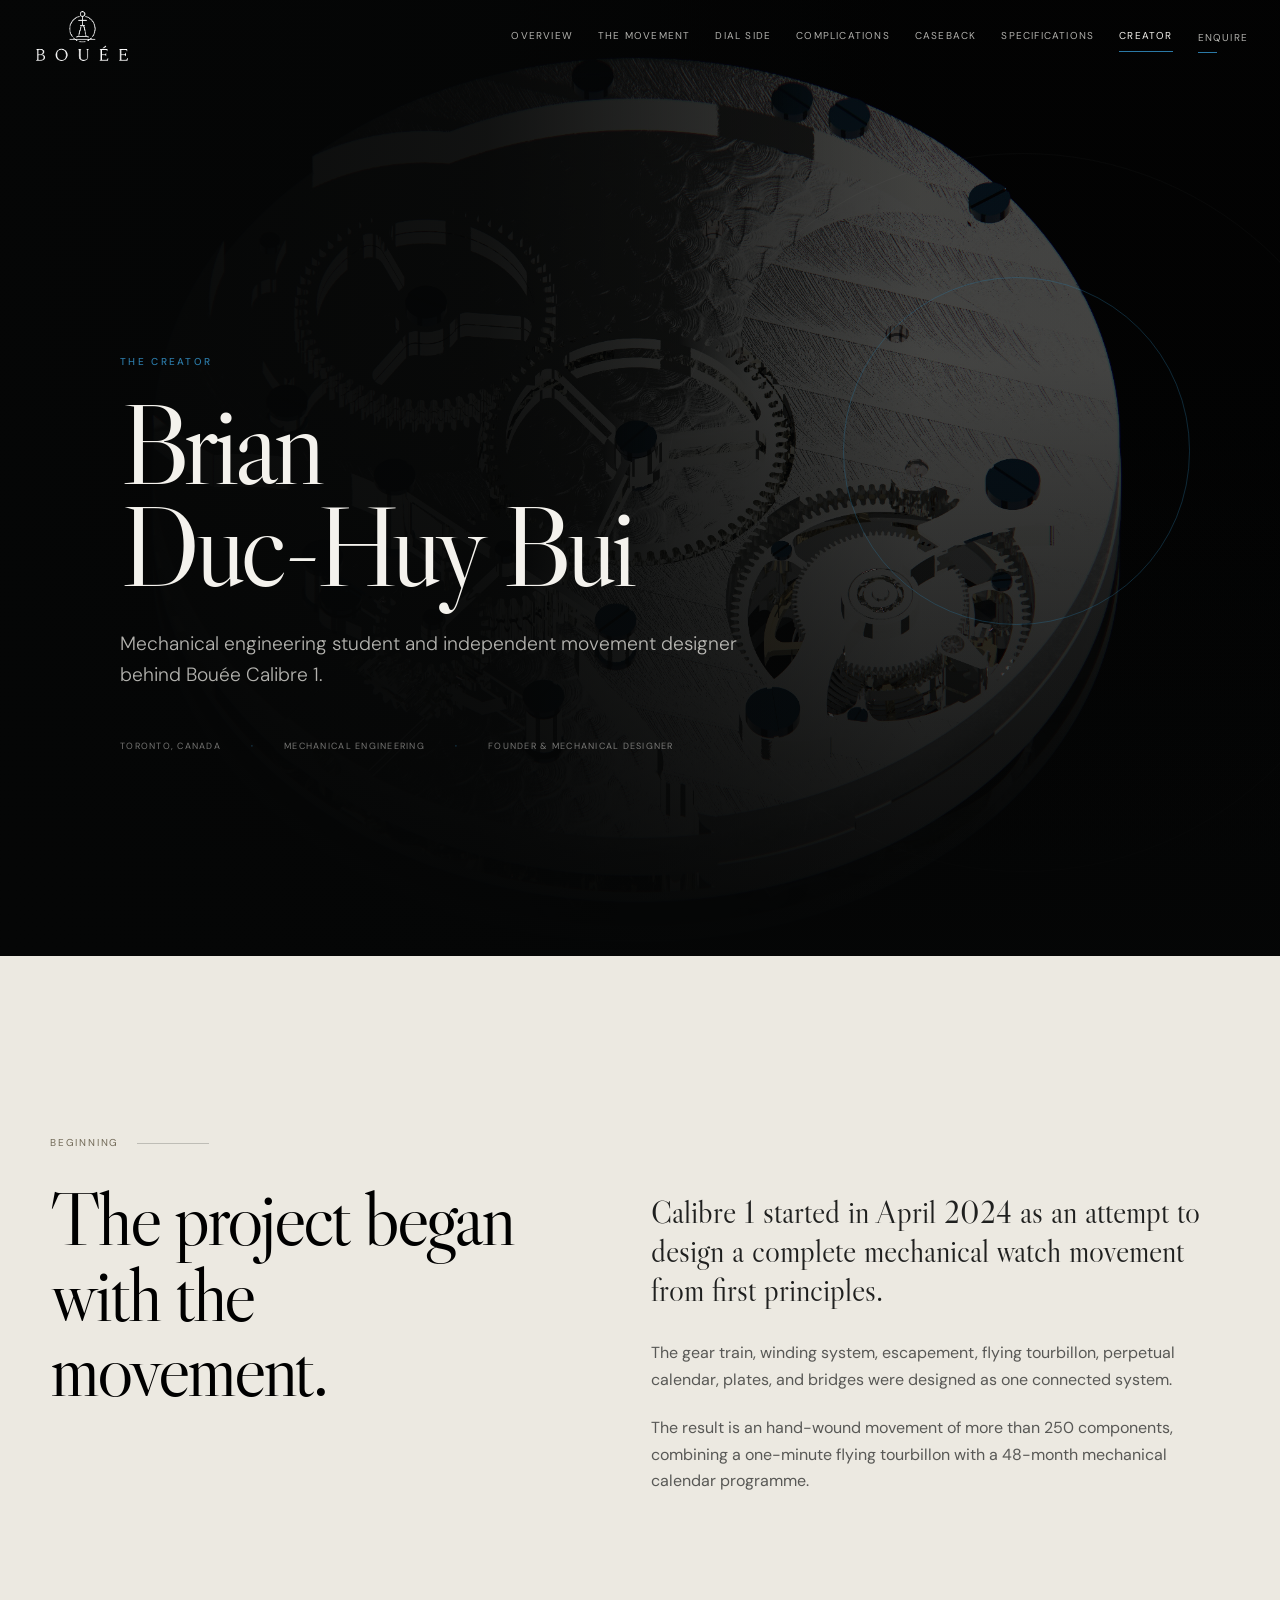
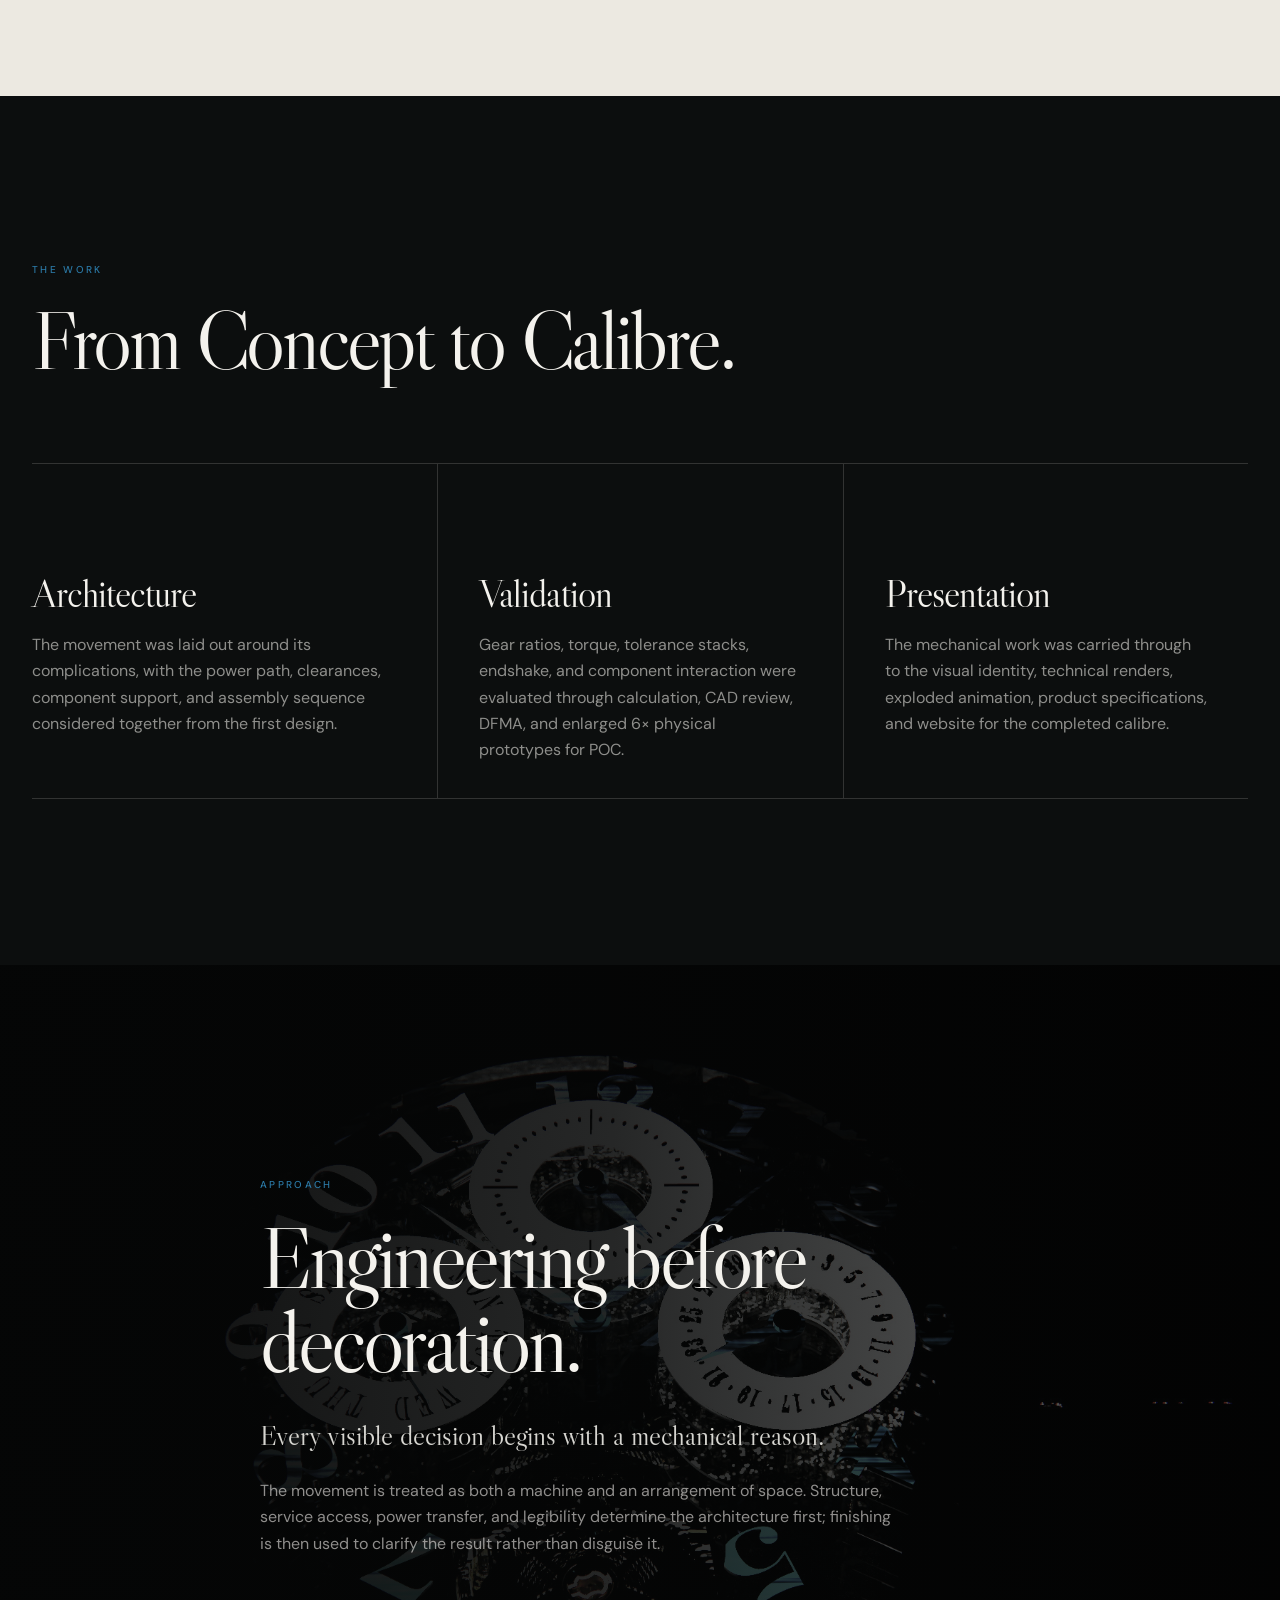
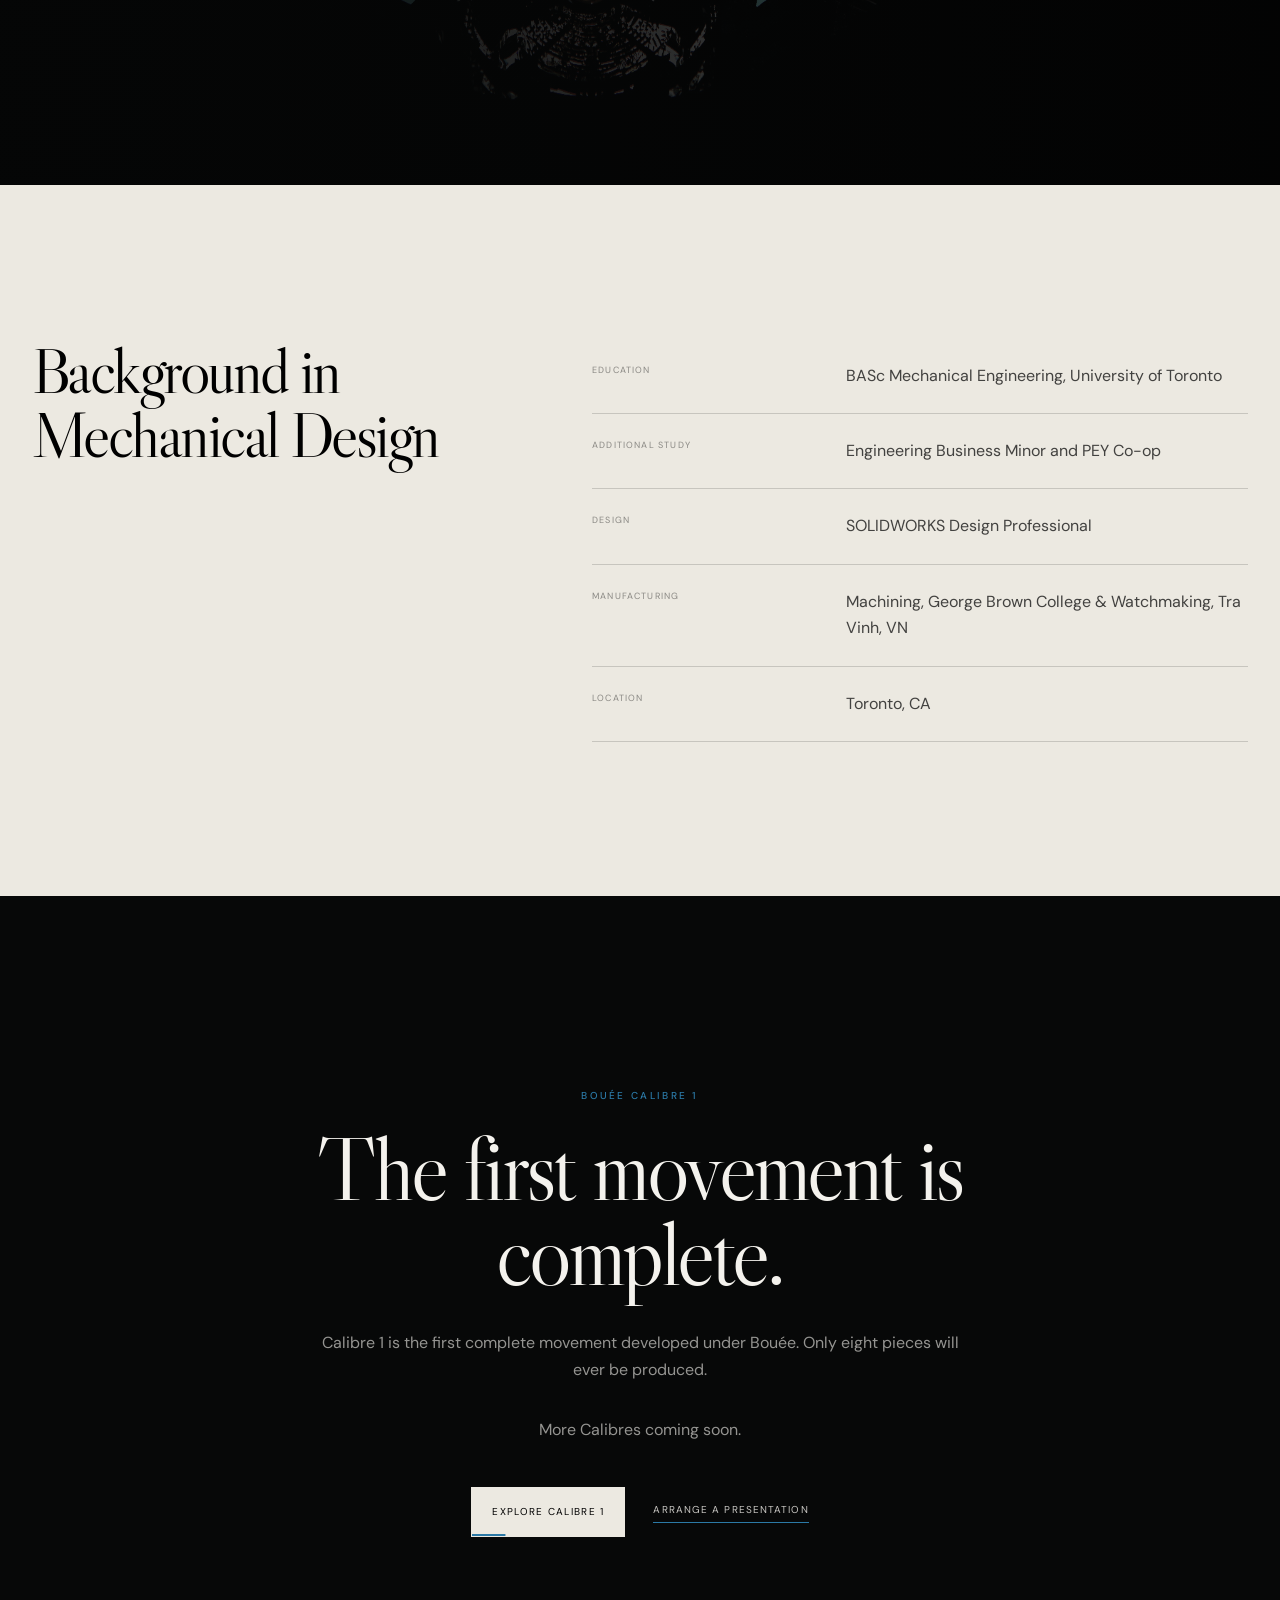
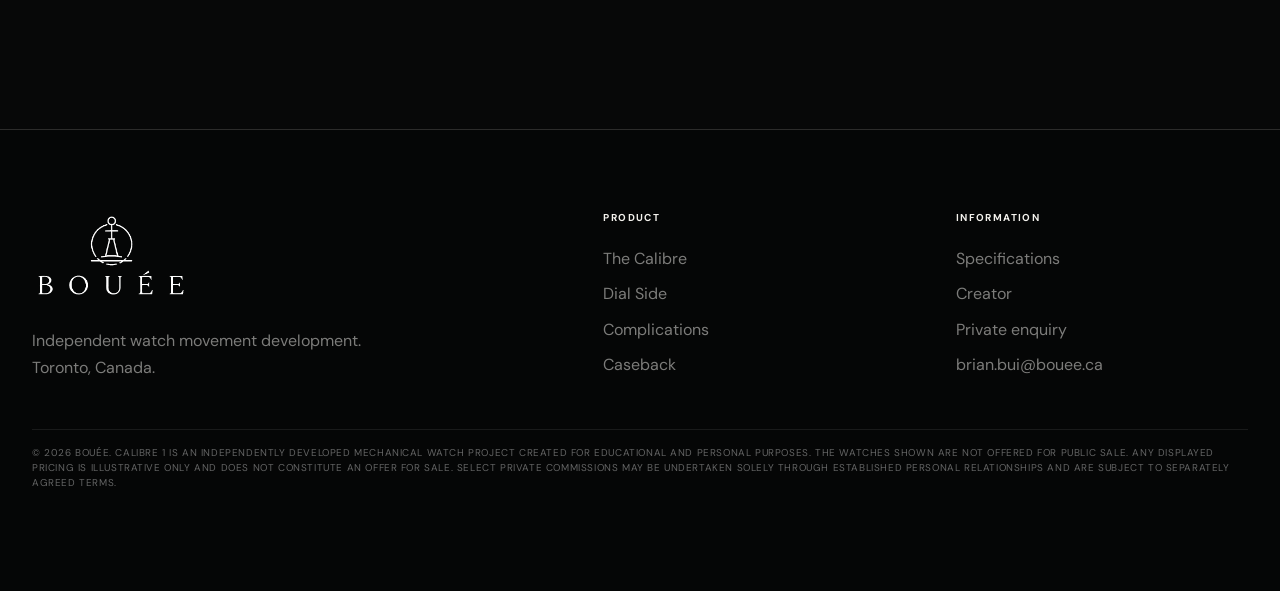
<file: creator.html>
<!doctype html>
<html lang="en">
<head>
  <meta charset="utf-8" />
  <meta name="viewport" content="width=device-width, initial-scale=1" />
  <meta name="description" content="Brian Duc-Huy Bui, founder and mechanical designer of Bouée Calibre 1." />
  <meta name="theme-color" content="#090a0a" />
  <title>Brian Bui — Creator of Bouée Calibre 1</title>

  <link rel="preconnect" href="https://fonts.googleapis.com" />
  <link rel="preconnect" href="https://fonts.gstatic.com" crossorigin />
  <link href="https://fonts.googleapis.com/css2?family=DM+Sans:wght@300;400;500;600&family=Libre+Caslon+Display&display=swap" rel="stylesheet" />

  <link rel="stylesheet" href="styles.css" />
  <style>
    .site-header {
      padding-bottom: 12px;
    }

    .site-header.is-scrolled {
      padding-bottom: 8px;
    }

    .brand-logo-image {
      display: block;
      width: 100px;
      height: auto;
      filter: invert(1);
    }

    .site-header .brand,
    .site-footer .footer-brand {
      display: inline-flex;
      align-items: center;
      line-height: 0;
    }

    .site-footer .footer-brand .brand-logo-image {
      width: 158px;
    }

    .creator-page {
      overflow: hidden;
    }

    .creator-hero {
      position: relative;
      min-height: 92svh;
      display: flex;
      align-items: flex-end;
      overflow: hidden;
      background: #050606;
    }

    .creator-hero-image {
      position: absolute;
      inset: 0;
      width: 100%;
      height: 100%;
      object-fit: cover;
      object-position: 64% center;
      opacity: 0.68;
      filter: saturate(0.72) contrast(1.06);
    }

    .creator-hero-shade {
      position: absolute;
      inset: 0;
      background:
        linear-gradient(90deg, rgba(5, 6, 6, 0.98) 0%, rgba(5, 6, 6, 0.84) 38%, rgba(5, 6, 6, 0.22) 72%),
        linear-gradient(0deg, rgba(5, 6, 6, 0.92) 0%, rgba(5, 6, 6, 0.12) 62%);
    }

    .creator-hero-content {
      position: relative;
      z-index: 2;
      padding-top: 160px;
      padding-bottom: 92px;
    }

    .creator-hero h1 {
      max-width: 980px;
      margin: 0 0 30px;
      font-family: var(--serif);
      font-size: clamp(62px, 9vw, 138px);
      font-weight: 400;
      line-height: 0.89;
      letter-spacing: -0.05em;
    }

    .creator-hero-copy {
      max-width: 650px;
      margin: 0;
      color: rgba(244, 242, 237, 0.73);
      font-size: clamp(17px, 1.5vw, 21px);
      font-weight: 300;
    }

    .creator-hero-details {
      margin-top: 48px;
      display: flex;
      flex-wrap: wrap;
      gap: 12px 30px;
      color: rgba(244, 242, 237, 0.47);
      font-size: 9px;
      letter-spacing: 0.14em;
      text-transform: uppercase;
    }

    .creator-hero-details span + span::before {
      content: "·";
      margin-right: 30px;
      color: var(--blue-bright, #2b79a6);
    }

    .creator-intro {
      position: relative;
      padding-block: clamp(120px, 14vw, 205px);
      color: var(--black);
      background: var(--paper);
    }

    .creator-intro-grid {
      width: min(var(--shell), 1180px);
      display: grid;
      grid-template-columns: minmax(0, 0.9fr) minmax(360px, 1.1fr);
      gap: clamp(64px, 10vw, 150px);
      align-items: start;
    }

    .creator-section-number {
      display: flex;
      align-items: center;
      gap: 18px;
      margin-bottom: 30px;
      color: #716957;
      font-size: 10px;
      letter-spacing: 0.18em;
      text-transform: uppercase;
    }

    .creator-section-number::after {
      content: "";
      width: 72px;
      height: 1px;
      background: rgba(9, 10, 10, 0.2);
    }

    .creator-intro h2,
    .creator-philosophy h2,
    .creator-closing h2 {
      margin: 0;
      font-family: var(--serif);
      font-weight: 400;
      letter-spacing: -0.04em;
    }

    .creator-intro h2 {
      max-width: 590px;
      font-size: clamp(48px, 6vw, 88px);
      line-height: 0.98;
    }

    .creator-intro-copy {
      padding-top: 58px;
    }

    .creator-intro-copy .creator-lead {
      margin: 0 0 30px;
      font-family: var(--serif);
      font-size: clamp(26px, 2.45vw, 38px);
      line-height: 1.25;
      color: rgba(9, 10, 10, 0.9);
    }

    .creator-intro-copy p:not(.creator-lead) {
      max-width: 670px;
      margin: 0 0 22px;
      color: rgba(9, 10, 10, 0.65);
    }

    .creator-facts {
      margin: 48px 0 0;
      display: grid;
      grid-template-columns: repeat(3, 1fr);
      border-top: 1px solid rgba(9, 10, 10, 0.16);
    }

    .creator-facts div {
      padding: 23px 18px 0 0;
    }

    .creator-facts dt {
      color: rgba(9, 10, 10, 0.43);
      font-size: 9px;
      letter-spacing: 0.13em;
      text-transform: uppercase;
    }

    .creator-facts dd {
      margin: 8px 0 0;
      font-family: var(--serif);
      font-size: 20px;
      line-height: 1.2;
    }

    .creator-work {
      padding-block: clamp(115px, 13vw, 190px);
      background: #0c0e0e;
    }

    .creator-work-heading {
      max-width: 830px;
      margin-bottom: 82px;
    }

    .creator-work-heading h2 {
      margin: 0;
      font-family: var(--serif);
      font-size: clamp(48px, 6.4vw, 92px);
      font-weight: 400;
      line-height: 0.98;
      letter-spacing: -0.04em;
    }

    .creator-work-list {
      margin: 0;
      display: grid;
      grid-template-columns: repeat(3, 1fr);
      border-top: 1px solid rgba(244, 242, 237, 0.16);
    }

    .creator-work-list article {
      min-height: 310px;
      padding: 34px clamp(28px, 3.2vw, 52px) 34px 0;
      border-bottom: 1px solid rgba(244, 242, 237, 0.16);
    }

    .creator-work-list article + article {
      padding-left: clamp(28px, 3.2vw, 52px);
      border-left: 1px solid rgba(244, 242, 237, 0.16);
    }

    .creator-work-list span {
      color: var(--blue-bright, #2b79a6);
      font-size: 10px;
      letter-spacing: 0.16em;
    }

    .creator-work-list h3 {
      margin: 76px 0 18px;
      font-size: clamp(28px, 3vw, 42px);
    }

    .creator-work-list p {
      margin: 0;
      color: rgba(244, 242, 237, 0.56);
    }

    .creator-philosophy {
      position: relative;
      min-height: 820px;
      display: flex;
      align-items: center;
      overflow: hidden;
      background: #050606;
    }

    .creator-philosophy-image {
      position: absolute;
      inset: 0;
      width: 100%;
      height: 100%;
      object-fit: cover;
      object-position: center;
      opacity: 0.53;
      filter: saturate(0.65);
    }

    .creator-philosophy-overlay {
      position: absolute;
      inset: 0;
      background: linear-gradient(90deg, rgba(5, 6, 6, 0.96) 0%, rgba(5, 6, 6, 0.75) 48%, rgba(5, 6, 6, 0.25) 100%);
    }

    .creator-philosophy-content {
      position: relative;
      z-index: 2;
      max-width: 760px;
      padding-block: 140px;
    }

    .creator-philosophy h2 {
      margin-bottom: 34px;
      font-size: clamp(52px, 6.8vw, 96px);
      line-height: 0.97;
    }

    .creator-philosophy .lead {
      max-width: 680px;
      margin-bottom: 24px;
    }

    .creator-philosophy p:not(.eyebrow):not(.lead) {
      max-width: 640px;
      color: rgba(244, 242, 237, 0.58);
    }

    .creator-credentials {
      padding-block: clamp(110px, 12vw, 170px);
      color: var(--black);
      background: var(--paper);
    }

    .creator-credentials-grid {
      display: grid;
      grid-template-columns: minmax(0, 0.78fr) minmax(420px, 1.22fr);
      gap: clamp(72px, 11vw, 160px);
      align-items: start;
    }

    .creator-credentials h2 {
      margin: 0;
      font-family: var(--serif);
      font-size: clamp(45px, 5vw, 74px);
      font-weight: 400;
      line-height: 1;
      letter-spacing: -0.04em;
    }

    .creator-credential-list {
      margin: 0;
    }

    .creator-credential-list div {
      padding: 24px 0;
      display: grid;
      grid-template-columns: minmax(150px, 0.72fr) 1.28fr;
      gap: 28px;
      border-bottom: 1px solid rgba(9, 10, 10, 0.16);
    }

    .creator-credential-list dt {
      color: rgba(9, 10, 10, 0.43);
      font-size: 9px;
      letter-spacing: 0.13em;
      text-transform: uppercase;
    }

    .creator-credential-list dd {
      margin: 0;
      color: rgba(9, 10, 10, 0.75);
    }

    .creator-closing {
      padding-block: clamp(125px, 15vw, 220px);
      text-align: center;
      background: #070808;
    }

    .creator-closing h2 {
      max-width: 940px;
      margin-inline: auto;
      font-size: clamp(54px, 7vw, 105px);
      line-height: 0.95;
    }

    .creator-closing p:not(.eyebrow) {
      max-width: 650px;
      margin: 34px auto 0;
      color: rgba(244, 242, 237, 0.6);
    }

    .creator-closing-actions {
      margin-top: 44px;
      display: flex;
      justify-content: center;
      align-items: center;
      gap: 28px;
    }

    .site-navigation a[aria-current="page"] {
      color: var(--white);
    }

    .site-navigation a[aria-current="page"]::after {
      transform: scaleX(1) !important;
    }

    @media (max-width: 900px) {
      .creator-hero {
        min-height: 86svh;
      }

      .creator-hero-image {
        object-position: 58% center;
      }

      .creator-hero-shade {
        background:
          linear-gradient(0deg, rgba(5, 6, 6, 0.98) 0%, rgba(5, 6, 6, 0.62) 54%, rgba(5, 6, 6, 0.16) 100%),
          linear-gradient(90deg, rgba(5, 6, 6, 0.76), transparent 88%);
      }

      .creator-hero-content {
        padding-bottom: 72px;
      }

      .creator-intro-grid,
      .creator-credentials-grid {
        grid-template-columns: 1fr;
      }

      .creator-intro-copy {
        padding-top: 0;
      }

      .creator-work-list {
        grid-template-columns: 1fr;
      }

      .creator-work-list article {
        min-height: 0;
        padding: 38px 0 45px;
      }

      .creator-work-list article + article {
        padding-left: 0;
        border-left: 0;
      }

      .creator-work-list h3 {
        margin-top: 38px;
      }
    }

    @media (max-width: 760px) {
      .site-header,
      .site-header.is-scrolled {
        padding-bottom: 8px;
      }

      .brand-logo-image {
        width: 108px;
      }

      .site-footer .footer-brand .brand-logo-image {
        width: 138px;
      }

      .creator-hero-details span + span::before {
        display: none;
      }

      .creator-facts {
        grid-template-columns: 1fr;
      }

      .creator-facts div {
        padding-bottom: 20px;
        border-bottom: 1px solid rgba(9, 10, 10, 0.12);
      }

      .creator-credential-list div {
        grid-template-columns: 1fr;
        gap: 8px;
      }

      .creator-closing-actions {
        flex-direction: column;
      }
    }
  </style>
  <script defer src="script.js"></script>
</head>
<body>
  <a class="skip-link" href="#main">Skip to content</a>

  <header class="site-header" data-header>
    <a class="brand" href="index.html#top" aria-label="Bouée Calibre 1 home">
      <img class="brand-logo-image" src="assets/bouee-logo.png" alt="Bouée" />
    </a>

    <button class="menu-button" type="button" aria-expanded="false" aria-controls="site-navigation" data-menu-button>
      <span class="sr-only">Toggle navigation</span>
      <i></i>
      <i></i>
    </button>

    <nav class="site-navigation" id="site-navigation" data-navigation>
      <a href="index.html#overview">Overview</a>
      <a href="index.html#calibre">The Movement</a>
      <a href="index.html#dial">Dial Side</a>
      <a href="index.html#complications">Complications</a>
      <a href="index.html#movement">Caseback</a>
      <a href="index.html#specifications">Specifications</a>
      <a href="creator.html" aria-current="page">Creator</a>
      <a class="nav-action" href="index.html#contact">Enquire</a>
    </nav>

  </header>

  <div class="page-progress" aria-hidden="true"><span data-page-progress></span></div>

  <main class="creator-page" id="main">
    <section class="creator-hero">
      <img class="creator-hero-image" src="assets/back.jpg" alt="Rear architecture of the Bouée Calibre 1 movement" />
      <div class="creator-hero-shade"></div>

      <div class="shell creator-hero-content">
        <p class="eyebrow">The creator</p>
        <h1>Brian<br />Duc-Huy Bui</h1>
        <p class="creator-hero-copy">
          Mechanical engineering student and independent movement designer behind Bouée Calibre 1.
        </p>
        <div class="creator-hero-details" aria-label="Creator details">
          <span>Toronto, Canada</span>
          <span>Mechanical engineering</span>
          <span>Founder &amp; mechanical designer</span>
        </div>
      </div>
    </section>

    <section class="creator-intro">
      <div class="shell creator-intro-grid">
        <div>
          <div class="creator-section-number"><span>Beginning</span></div>
          <h2>The project began with the movement.</h2>
        </div>

        <div class="creator-intro-copy">
          <p class="creator-lead">
            Calibre 1 started in April 2024 as an attempt to design a complete mechanical watch movement from first principles.
          </p>
          <p>
            The gear train, winding system, escapement, flying tourbillon, perpetual calendar, plates, and bridges were designed as one connected system.
          </p>
          <p>
            The result is an hand-wound movement of more than 250 components, combining a one-minute flying tourbillon with a 48-month mechanical calendar programme.
          </p>
        </div>
      </div>
    </section>

    <section class="creator-work">
      <div class="shell">
        <div class="creator-work-heading">
          <p class="eyebrow">The Work</p>
          <h2>From Concept to Calibre.</h2>
        </div>

        <div class="creator-work-list">
          <article>
            
            <h3>Architecture</h3>
            <p>
              The movement was laid out around its complications, with the power path, clearances, component support, and assembly sequence considered together from the first design.
            </p>
          </article>

          <article>
            
            <h3>Validation</h3>
            <p>
              Gear ratios, torque, tolerance stacks, endshake, and component interaction were evaluated through calculation, CAD review, DFMA, and enlarged 6× physical prototypes for POC.
            </p>
          </article>

          <article>
            
            <h3>Presentation</h3>
            <p>
              The mechanical work was carried through to the visual identity, technical renders, exploded animation, product specifications, and website for the completed calibre.
            </p>
          </article>
        </div>
      </div>
    </section>

    <section class="creator-philosophy">
      <img class="creator-philosophy-image" src="assets/calibre-front.jpg" alt="Front architecture of Bouée Calibre 1" loading="lazy" />
      <div class="creator-philosophy-overlay"></div>

      <div class="shell creator-philosophy-content">
        <p class="eyebrow">Approach</p>
        <h2>Engineering before decoration.</h2>
        <p class="lead">
          Every visible decision begins with a mechanical reason.
        </p>
        <p>
          The movement is treated as both a machine and an arrangement of space. Structure, service access, power transfer, and legibility determine the architecture first; finishing is then used to clarify the result rather than disguise it.
        </p>
      </div>
    </section>

    <section class="creator-credentials">
      <div class="shell creator-credentials-grid">
        <div>
          <h2>Background in Mechanical Design</h2>
        </div>

        <dl class="creator-credential-list">
          <div>
            <dt>Education</dt>
            <dd>BASc Mechanical Engineering, University of Toronto</dd>
          </div>
          <div>
            <dt>Additional study</dt>
            <dd>Engineering Business Minor and PEY Co-op</dd>
          </div>
          <div>
            <dt>Design</dt>
            <dd>SOLIDWORKS Design Professional</dd>
          </div>
          <div>
            <dt>Manufacturing</dt>
            <dd>Machining, George Brown College & Watchmaking, Tra Vinh, VN</dd>
          </div>
          <div>
            <dt>Location</dt>
            <dd>Toronto, CA</dd>
          </div>
        </dl>
      </div>
    </section>

    <section class="creator-closing">
      <div class="shell">
        <p class="eyebrow">Bouée Calibre 1</p>
        <h2>The first movement is complete.</h2>
        <p>
          Calibre 1 is the first complete movement developed under Bouée. Only eight pieces will ever be produced.
        </p>
        <p>
          More Calibres coming soon. 
        </p>
        <div class="creator-closing-actions">
          <a class="button button-primary" href="index.html#calibre">Explore Calibre 1</a>
          <a class="text-link" href="index.html#contact">Arrange a Presentation</a>
        </div>
      </div>
    </section>
  </main>

  <footer class="site-footer">
    <div class="shell footer-layout">
      <div>
        <a class="brand footer-brand" href="index.html#top" aria-label="Bouée home">
          <img class="brand-logo-image" src="assets/bouee-logo.png" alt="Bouée" loading="lazy" />
        </a>
        <p>Independent watch movement development.<br />Toronto, Canada.</p>
      </div>
      <div>
        <strong>Product</strong>
        <a href="index.html#calibre">The Calibre</a>
        <a href="index.html#dial">Dial Side</a>
        <a href="index.html#complications">Complications</a>
        <a href="index.html#movement">Caseback</a>
      </div>
      <div>
        <strong>Information</strong>
        <a href="index.html#specifications">Specifications</a>
        <a href="creator.html">Creator</a>
        <a href="index.html#contact">Private enquiry</a>
        <span>brian.bui@bouee.ca</span>
      </div>
      </div>
      <div class="shell site-footnote">
    <p>
    © 2026 Bouée. Calibre 1 is an independently developed mechanical watch
    project created for educational and personal purposes. The watches shown
    are not offered for public sale. Any displayed pricing is illustrative
    only and does not constitute an offer for sale. Select private commissions
    may be undertaken solely through established personal relationships and are subject to separately agreed terms.
    </p>
    </div>
  </footer>
</body>
</html>
</file>
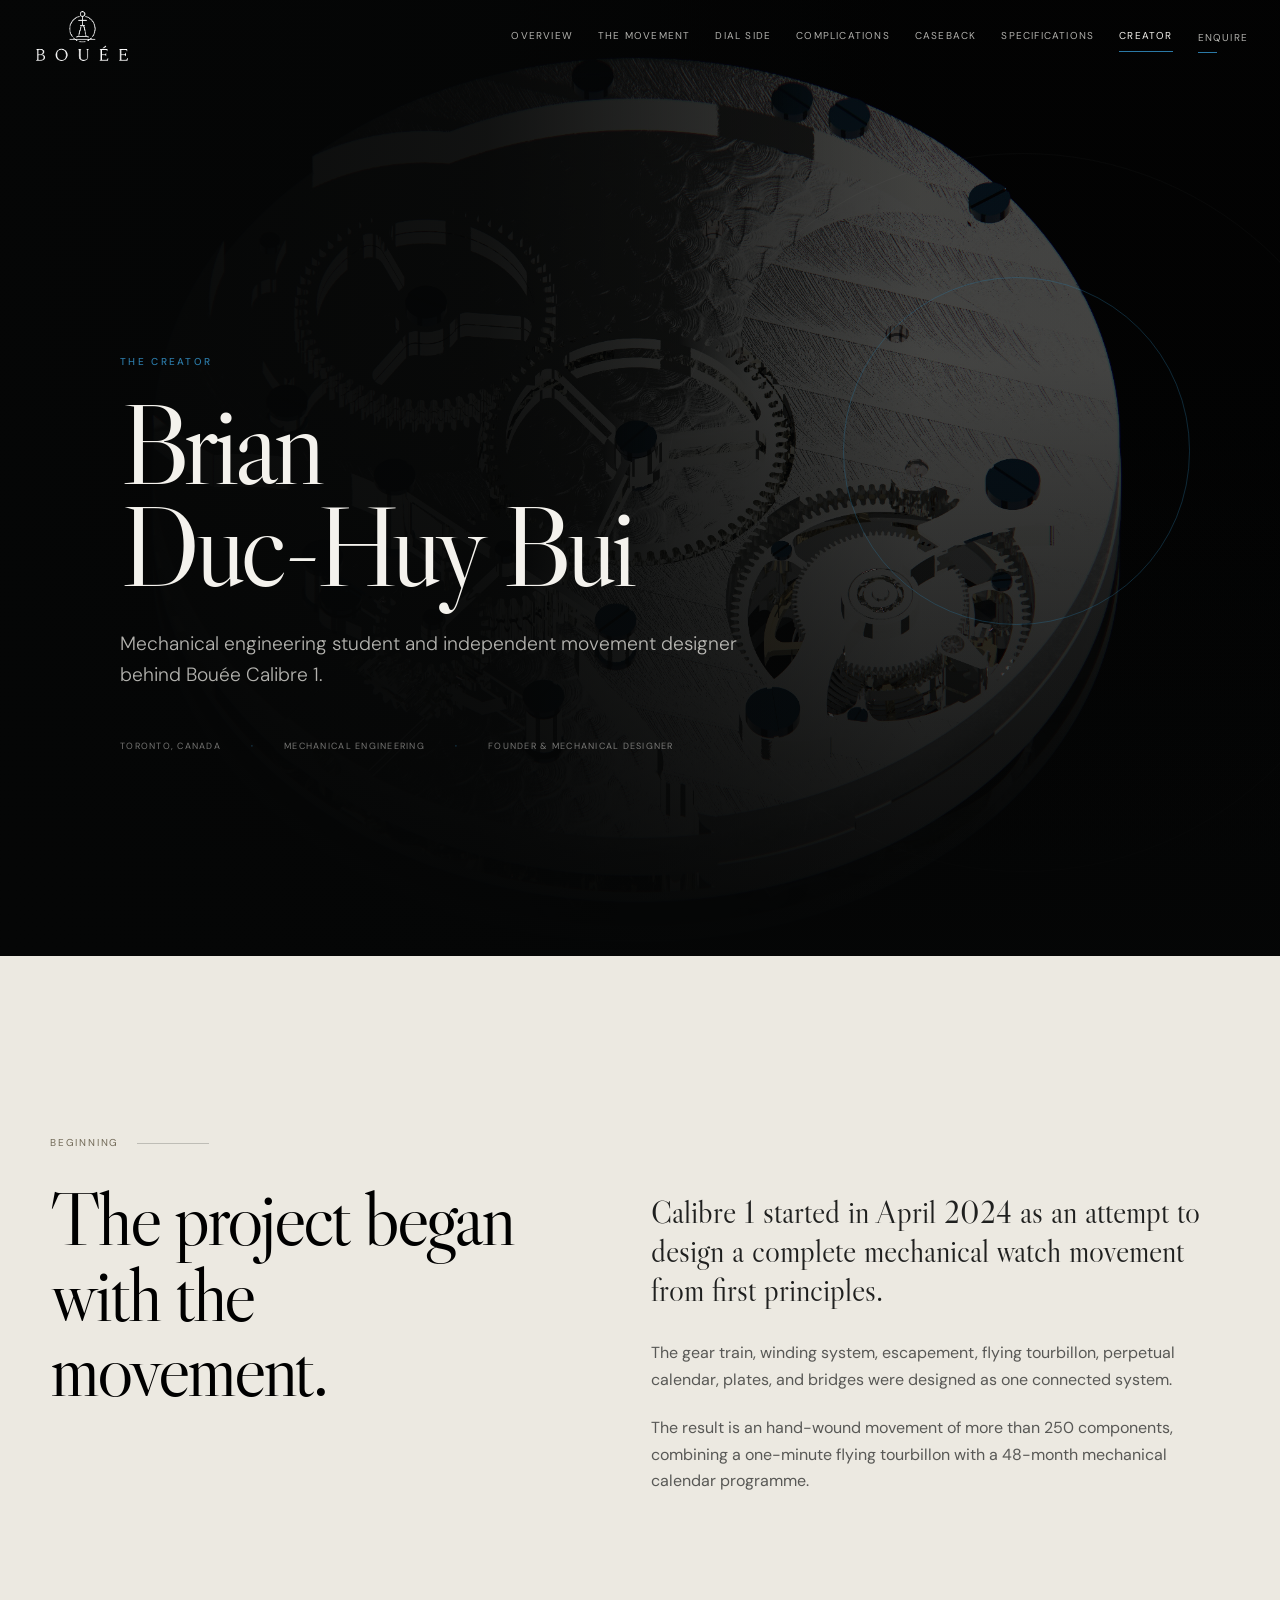
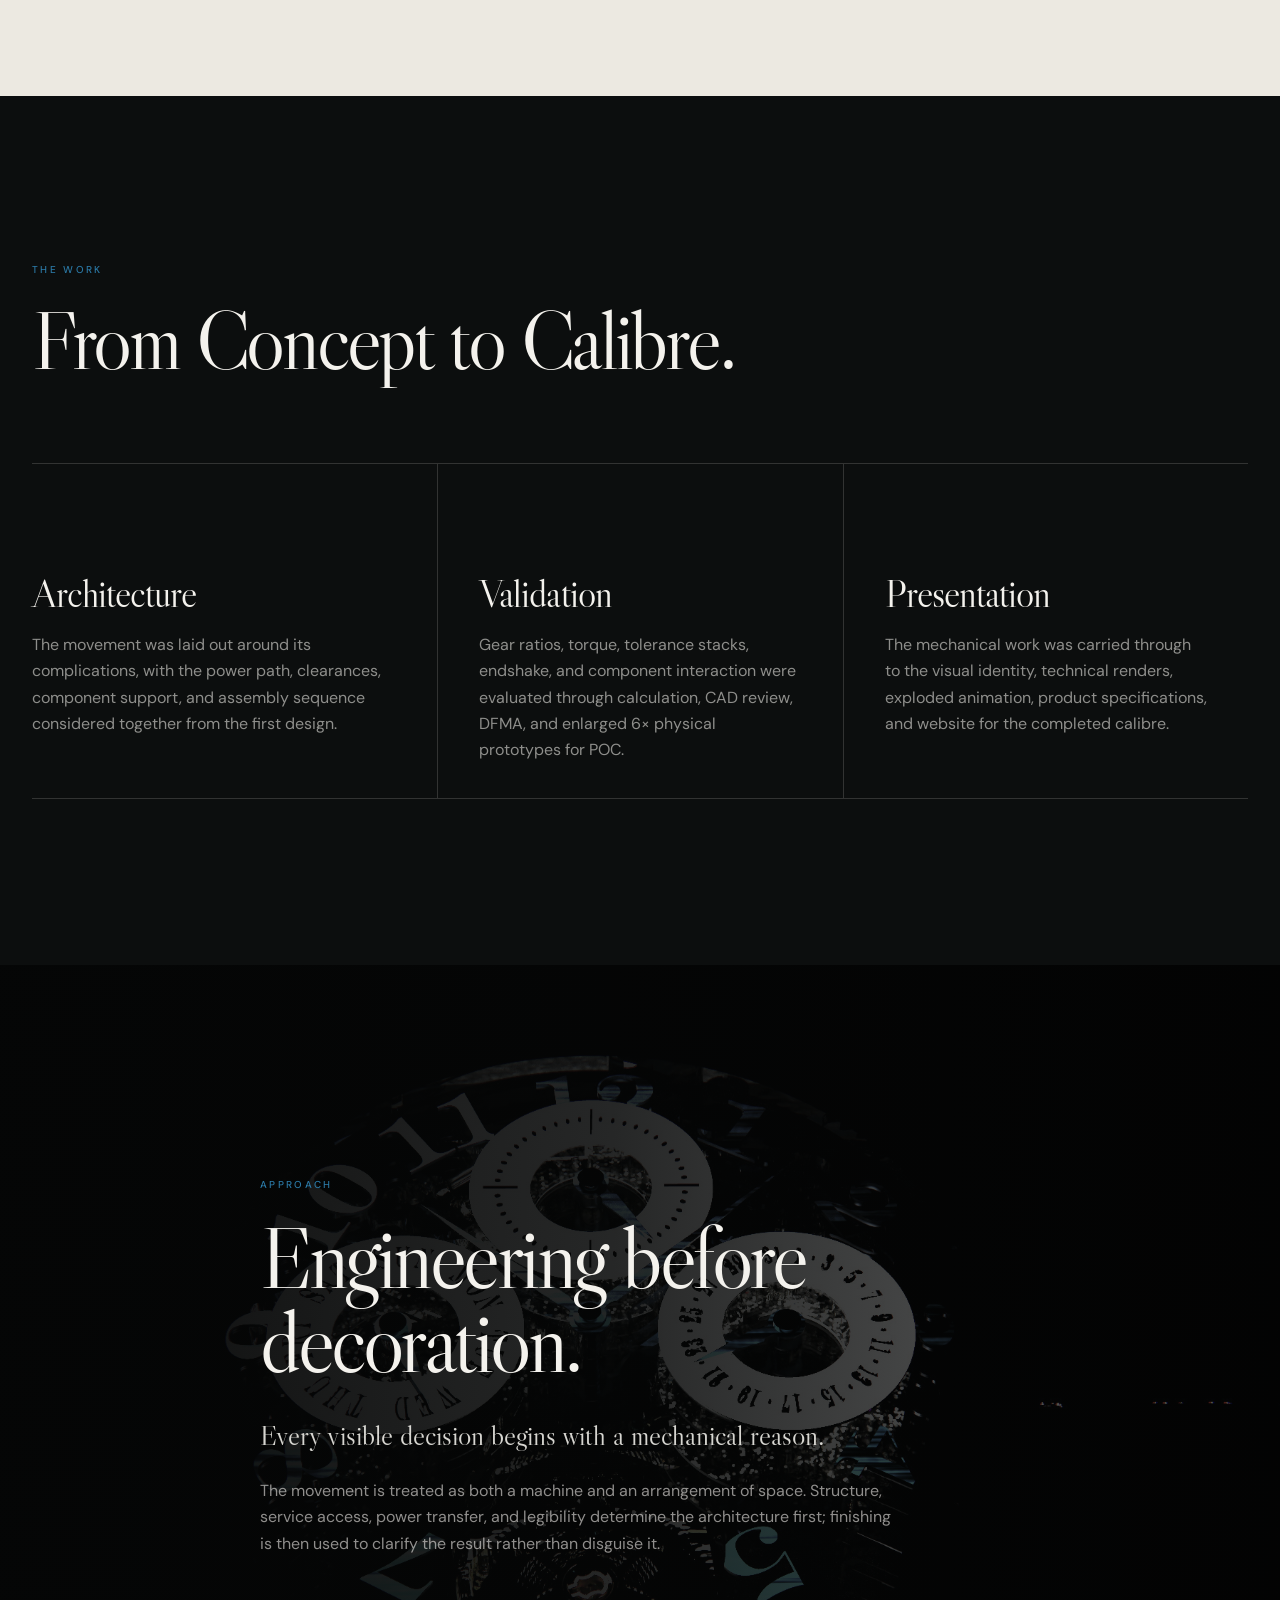
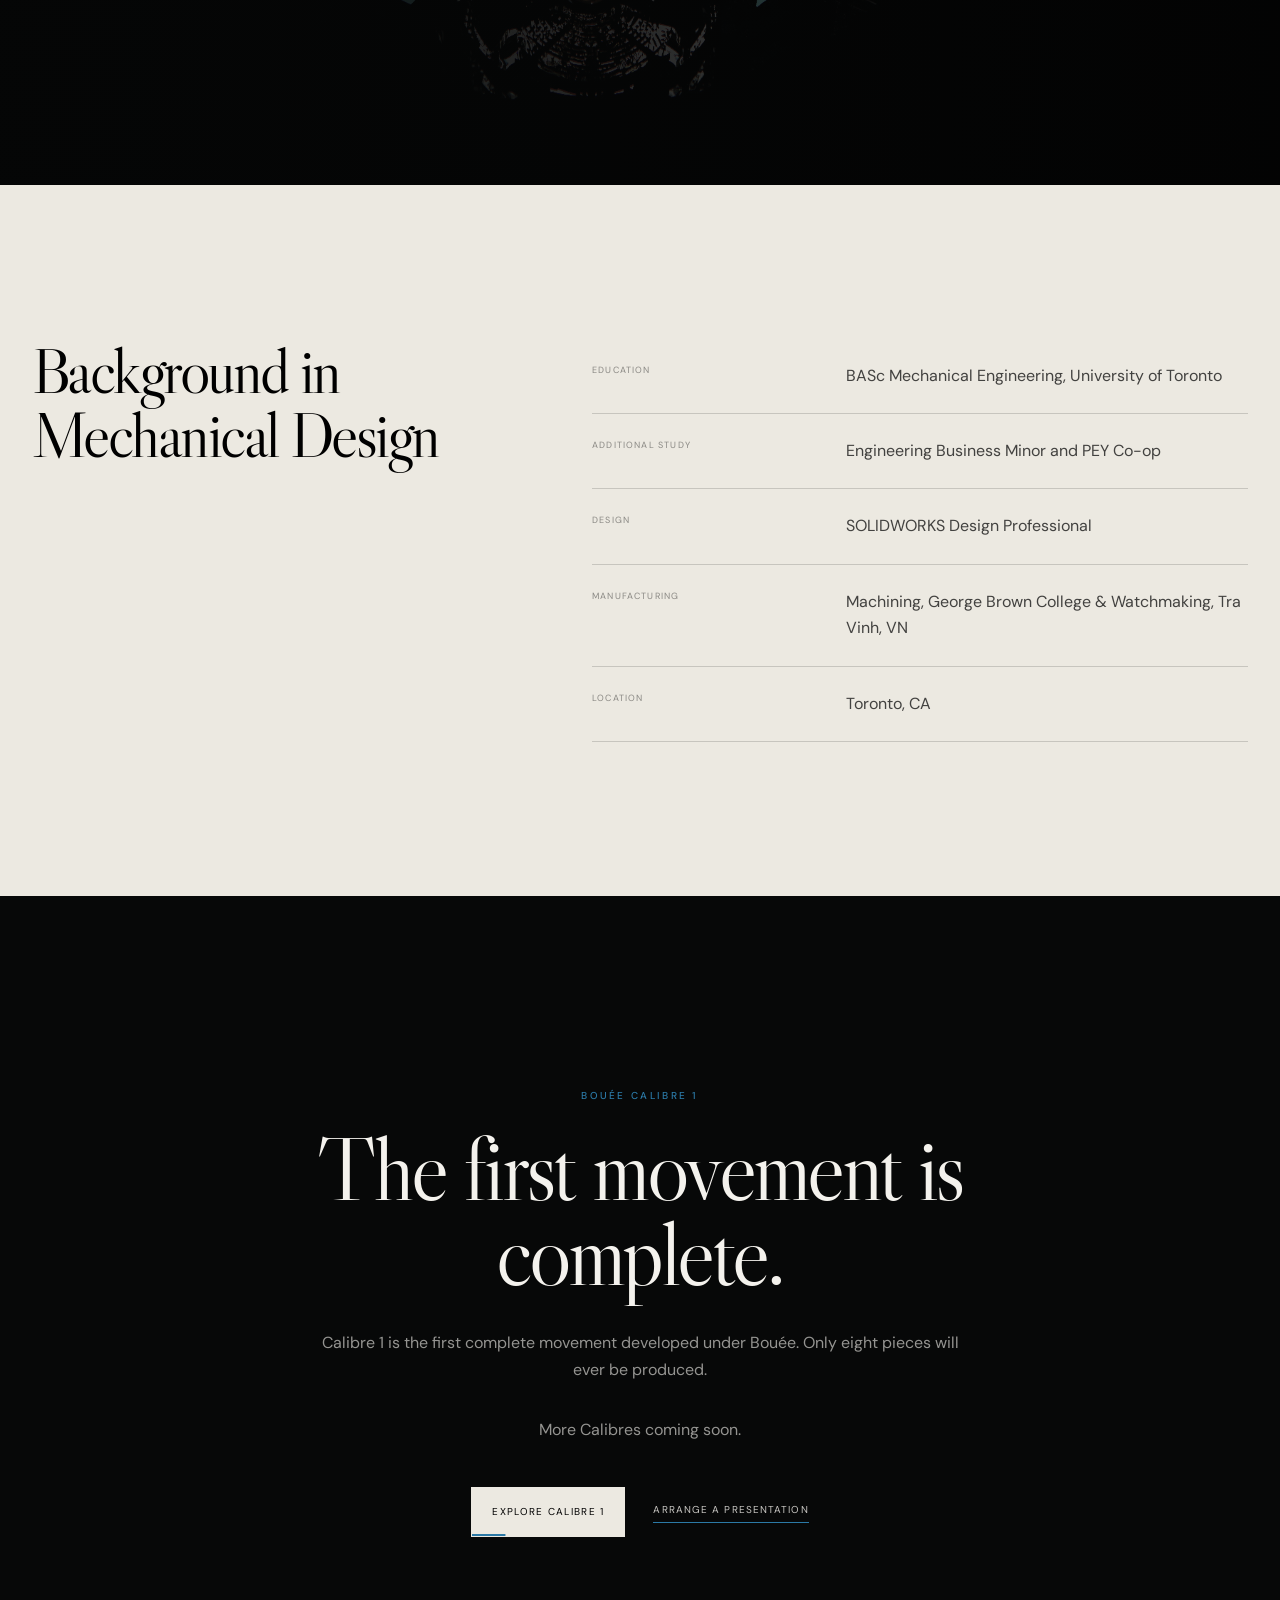
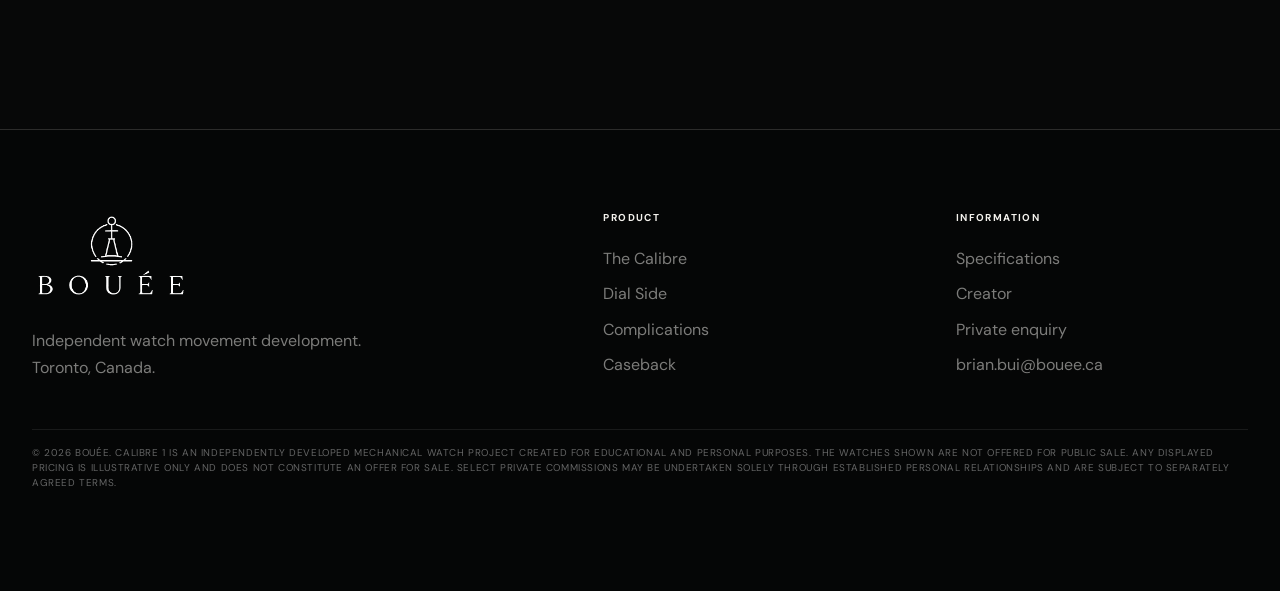
<file: Brian_Bui/BrianBui.html>
<!doctype html>
<html lang="en">
<head>
  <meta charset="utf-8" />
  <meta name="viewport" content="width=device-width, initial-scale=1" />
  <meta name="description" content="Brian Duc-Huy Bui, founder and mechanical designer of Bouée Calibre 1." />
  <meta name="theme-color" content="#090a0a" />
  <title>Brian Bui — Creator of Bouée Calibre 1</title>

  <link rel="preconnect" href="https://fonts.googleapis.com" />
  <link rel="preconnect" href="https://fonts.gstatic.com" crossorigin />
  <link href="https://fonts.googleapis.com/css2?family=DM+Sans:wght@300;400;500;600&family=Libre+Caslon+Display&display=swap" rel="stylesheet" />

  <link rel="stylesheet" href="styles.css" />
  <style>
    .site-header {
      padding-bottom: 12px;
    }

    .site-header.is-scrolled {
      padding-bottom: 8px;
    }

    .brand-logo-image {
      display: block;
      width: 100px;
      height: auto;
      filter: invert(1);
    }

    .site-header .brand,
    .site-footer .footer-brand {
      display: inline-flex;
      align-items: center;
      line-height: 0;
    }

    .site-footer .footer-brand .brand-logo-image {
      width: 158px;
    }

    .creator-page {
      overflow: hidden;
    }

    .creator-hero {
      position: relative;
      min-height: 92svh;
      display: flex;
      align-items: flex-end;
      overflow: hidden;
      background: #050606;
    }

    .creator-hero-image {
      position: absolute;
      inset: 0;
      width: 100%;
      height: 100%;
      object-fit: cover;
      object-position: 64% center;
      opacity: 0.68;
      filter: saturate(0.72) contrast(1.06);
    }

    .creator-hero-shade {
      position: absolute;
      inset: 0;
      background:
        linear-gradient(90deg, rgba(5, 6, 6, 0.98) 0%, rgba(5, 6, 6, 0.84) 38%, rgba(5, 6, 6, 0.22) 72%),
        linear-gradient(0deg, rgba(5, 6, 6, 0.92) 0%, rgba(5, 6, 6, 0.12) 62%);
    }

    .creator-hero-content {
      position: relative;
      z-index: 2;
      padding-top: 160px;
      padding-bottom: 92px;
    }

    .creator-hero h1 {
      max-width: 980px;
      margin: 0 0 30px;
      font-family: var(--serif);
      font-size: clamp(62px, 9vw, 138px);
      font-weight: 400;
      line-height: 0.89;
      letter-spacing: -0.05em;
    }

    .creator-hero-copy {
      max-width: 650px;
      margin: 0;
      color: rgba(244, 242, 237, 0.73);
      font-size: clamp(17px, 1.5vw, 21px);
      font-weight: 300;
    }

    .creator-hero-details {
      margin-top: 48px;
      display: flex;
      flex-wrap: wrap;
      gap: 12px 30px;
      color: rgba(244, 242, 237, 0.47);
      font-size: 9px;
      letter-spacing: 0.14em;
      text-transform: uppercase;
    }

    .creator-hero-details span + span::before {
      content: "·";
      margin-right: 30px;
      color: var(--blue-bright, #2b79a6);
    }

    .creator-intro {
      position: relative;
      padding-block: clamp(120px, 14vw, 205px);
      color: var(--black);
      background: var(--paper);
    }

    .creator-intro-grid {
      width: min(var(--shell), 1180px);
      display: grid;
      grid-template-columns: minmax(0, 0.9fr) minmax(360px, 1.1fr);
      gap: clamp(64px, 10vw, 150px);
      align-items: start;
    }

    .creator-section-number {
      display: flex;
      align-items: center;
      gap: 18px;
      margin-bottom: 30px;
      color: #716957;
      font-size: 10px;
      letter-spacing: 0.18em;
      text-transform: uppercase;
    }

    .creator-section-number::after {
      content: "";
      width: 72px;
      height: 1px;
      background: rgba(9, 10, 10, 0.2);
    }

    .creator-intro h2,
    .creator-philosophy h2,
    .creator-closing h2 {
      margin: 0;
      font-family: var(--serif);
      font-weight: 400;
      letter-spacing: -0.04em;
    }

    .creator-intro h2 {
      max-width: 590px;
      font-size: clamp(48px, 6vw, 88px);
      line-height: 0.98;
    }

    .creator-intro-copy {
      padding-top: 58px;
    }

    .creator-intro-copy .creator-lead {
      margin: 0 0 30px;
      font-family: var(--serif);
      font-size: clamp(26px, 2.45vw, 38px);
      line-height: 1.25;
      color: rgba(9, 10, 10, 0.9);
    }

    .creator-intro-copy p:not(.creator-lead) {
      max-width: 670px;
      margin: 0 0 22px;
      color: rgba(9, 10, 10, 0.65);
    }

    .creator-facts {
      margin: 48px 0 0;
      display: grid;
      grid-template-columns: repeat(3, 1fr);
      border-top: 1px solid rgba(9, 10, 10, 0.16);
    }

    .creator-facts div {
      padding: 23px 18px 0 0;
    }

    .creator-facts dt {
      color: rgba(9, 10, 10, 0.43);
      font-size: 9px;
      letter-spacing: 0.13em;
      text-transform: uppercase;
    }

    .creator-facts dd {
      margin: 8px 0 0;
      font-family: var(--serif);
      font-size: 20px;
      line-height: 1.2;
    }

    .creator-work {
      padding-block: clamp(115px, 13vw, 190px);
      background: #0c0e0e;
    }

    .creator-work-heading {
      max-width: 830px;
      margin-bottom: 82px;
    }

    .creator-work-heading h2 {
      margin: 0;
      font-family: var(--serif);
      font-size: clamp(48px, 6.4vw, 92px);
      font-weight: 400;
      line-height: 0.98;
      letter-spacing: -0.04em;
    }

    .creator-work-list {
      margin: 0;
      display: grid;
      grid-template-columns: repeat(3, 1fr);
      border-top: 1px solid rgba(244, 242, 237, 0.16);
    }

    .creator-work-list article {
      min-height: 310px;
      padding: 34px clamp(28px, 3.2vw, 52px) 34px 0;
      border-bottom: 1px solid rgba(244, 242, 237, 0.16);
    }

    .creator-work-list article + article {
      padding-left: clamp(28px, 3.2vw, 52px);
      border-left: 1px solid rgba(244, 242, 237, 0.16);
    }

    .creator-work-list span {
      color: var(--blue-bright, #2b79a6);
      font-size: 10px;
      letter-spacing: 0.16em;
    }

    .creator-work-list h3 {
      margin: 76px 0 18px;
      font-size: clamp(28px, 3vw, 42px);
    }

    .creator-work-list p {
      margin: 0;
      color: rgba(244, 242, 237, 0.56);
    }

    .creator-philosophy {
      position: relative;
      min-height: 820px;
      display: flex;
      align-items: center;
      overflow: hidden;
      background: #050606;
    }

    .creator-philosophy-image {
      position: absolute;
      inset: 0;
      width: 100%;
      height: 100%;
      object-fit: cover;
      object-position: center;
      opacity: 0.53;
      filter: saturate(0.65);
    }

    .creator-philosophy-overlay {
      position: absolute;
      inset: 0;
      background: linear-gradient(90deg, rgba(5, 6, 6, 0.96) 0%, rgba(5, 6, 6, 0.75) 48%, rgba(5, 6, 6, 0.25) 100%);
    }

    .creator-philosophy-content {
      position: relative;
      z-index: 2;
      max-width: 760px;
      padding-block: 140px;
    }

    .creator-philosophy h2 {
      margin-bottom: 34px;
      font-size: clamp(52px, 6.8vw, 96px);
      line-height: 0.97;
    }

    .creator-philosophy .lead {
      max-width: 680px;
      margin-bottom: 24px;
    }

    .creator-philosophy p:not(.eyebrow):not(.lead) {
      max-width: 640px;
      color: rgba(244, 242, 237, 0.58);
    }

    .creator-credentials {
      padding-block: clamp(110px, 12vw, 170px);
      color: var(--black);
      background: var(--paper);
    }

    .creator-credentials-grid {
      display: grid;
      grid-template-columns: minmax(0, 0.78fr) minmax(420px, 1.22fr);
      gap: clamp(72px, 11vw, 160px);
      align-items: start;
    }

    .creator-credentials h2 {
      margin: 0;
      font-family: var(--serif);
      font-size: clamp(45px, 5vw, 74px);
      font-weight: 400;
      line-height: 1;
      letter-spacing: -0.04em;
    }

    .creator-credential-list {
      margin: 0;
    }

    .creator-credential-list div {
      padding: 24px 0;
      display: grid;
      grid-template-columns: minmax(150px, 0.72fr) 1.28fr;
      gap: 28px;
      border-bottom: 1px solid rgba(9, 10, 10, 0.16);
    }

    .creator-credential-list dt {
      color: rgba(9, 10, 10, 0.43);
      font-size: 9px;
      letter-spacing: 0.13em;
      text-transform: uppercase;
    }

    .creator-credential-list dd {
      margin: 0;
      color: rgba(9, 10, 10, 0.75);
    }

    .creator-closing {
      padding-block: clamp(125px, 15vw, 220px);
      text-align: center;
      background: #070808;
    }

    .creator-closing h2 {
      max-width: 940px;
      margin-inline: auto;
      font-size: clamp(54px, 7vw, 105px);
      line-height: 0.95;
    }

    .creator-closing p:not(.eyebrow) {
      max-width: 650px;
      margin: 34px auto 0;
      color: rgba(244, 242, 237, 0.6);
    }

    .creator-closing-actions {
      margin-top: 44px;
      display: flex;
      justify-content: center;
      align-items: center;
      gap: 28px;
    }

    .site-navigation a[aria-current="page"] {
      color: var(--white);
    }

    .site-navigation a[aria-current="page"]::after {
      transform: scaleX(1) !important;
    }

    @media (max-width: 900px) {
      .creator-hero {
        min-height: 86svh;
      }

      .creator-hero-image {
        object-position: 58% center;
      }

      .creator-hero-shade {
        background:
          linear-gradient(0deg, rgba(5, 6, 6, 0.98) 0%, rgba(5, 6, 6, 0.62) 54%, rgba(5, 6, 6, 0.16) 100%),
          linear-gradient(90deg, rgba(5, 6, 6, 0.76), transparent 88%);
      }

      .creator-hero-content {
        padding-bottom: 72px;
      }

      .creator-intro-grid,
      .creator-credentials-grid {
        grid-template-columns: 1fr;
      }

      .creator-intro-copy {
        padding-top: 0;
      }

      .creator-work-list {
        grid-template-columns: 1fr;
      }

      .creator-work-list article {
        min-height: 0;
        padding: 38px 0 45px;
      }

      .creator-work-list article + article {
        padding-left: 0;
        border-left: 0;
      }

      .creator-work-list h3 {
        margin-top: 38px;
      }
    }

    @media (max-width: 760px) {
      .site-header,
      .site-header.is-scrolled {
        padding-bottom: 8px;
      }

      .brand-logo-image {
        width: 108px;
      }

      .site-footer .footer-brand .brand-logo-image {
        width: 138px;
      }

      .creator-hero-details span + span::before {
        display: none;
      }

      .creator-facts {
        grid-template-columns: 1fr;
      }

      .creator-facts div {
        padding-bottom: 20px;
        border-bottom: 1px solid rgba(9, 10, 10, 0.12);
      }

      .creator-credential-list div {
        grid-template-columns: 1fr;
        gap: 8px;
      }

      .creator-closing-actions {
        flex-direction: column;
      }
    }
  </style>
  <script defer src="script.js"></script>
</head>
<body>
  <a class="skip-link" href="#main">Skip to content</a>

  <header class="site-header" data-header>
    <a class="brand" href="index.html#top" aria-label="Bouée Calibre 1 home">
      <img class="brand-logo-image" src="assets/bouee-logo.png" alt="Bouée" />
    </a>

    <button class="menu-button" type="button" aria-expanded="false" aria-controls="site-navigation" data-menu-button>
      <span class="sr-only">Toggle navigation</span>
      <i></i>
      <i></i>
    </button>

    <nav class="site-navigation" id="site-navigation" data-navigation>
      <a href="index.html#overview">Overview</a>
      <a href="index.html#calibre">The Movement</a>
      <a href="index.html#dial">Dial Side</a>
      <a href="index.html#complications">Complications</a>
      <a href="index.html#movement">Caseback</a>
      <a href="index.html#specifications">Specifications</a>
      <a href="/Brian_Bui/" aria-current="page">Creator</a>
      <a class="nav-action" href="index.html#contact">Enquire</a>
    </nav>

  </header>

  <div class="page-progress" aria-hidden="true"><span data-page-progress></span></div>

  <main class="creator-page" id="main">
    <section class="creator-hero">
      <img class="creator-hero-image" src="assets/back.jpg" alt="Rear architecture of the Bouée Calibre 1 movement" />
      <div class="creator-hero-shade"></div>

      <div class="shell creator-hero-content">
        <p class="eyebrow">The creator</p>
        <h1>Brian<br />Duc-Huy Bui</h1>
        <p class="creator-hero-copy">
          Mechanical engineering student and independent movement designer behind Bouée Calibre 1.
        </p>
        <div class="creator-hero-details" aria-label="Creator details">
          <span>Toronto, Canada</span>
          <span>Mechanical engineering</span>
          <span>Founder &amp; mechanical designer</span>
        </div>
      </div>
    </section>

    <section class="creator-intro">
      <div class="shell creator-intro-grid">
        <div>
          <div class="creator-section-number"><span>Beginning</span></div>
          <h2>The project began with the movement.</h2>
        </div>

        <div class="creator-intro-copy">
          <p class="creator-lead">
            Calibre 1 started in April 2024 as an attempt to design a complete mechanical watch movement from first principles.
          </p>
          <p>
            The gear train, winding system, escapement, flying tourbillon, perpetual calendar, plates, and bridges were designed as one connected system.
          </p>
          <p>
            The result is an hand-wound movement of more than 250 components, combining a one-minute flying tourbillon with a 48-month mechanical calendar programme.
          </p>
        </div>
      </div>
    </section>

    <section class="creator-work">
      <div class="shell">
        <div class="creator-work-heading">
          <p class="eyebrow">The Work</p>
          <h2>From Concept to Calibre.</h2>
        </div>

        <div class="creator-work-list">
          <article>
            
            <h3>Architecture</h3>
            <p>
              The movement was laid out around its complications, with the power path, clearances, component support, and assembly sequence considered together from the first design.
            </p>
          </article>

          <article>
            
            <h3>Validation</h3>
            <p>
              Gear ratios, torque, tolerance stacks, endshake, and component interaction were evaluated through calculation, CAD review, DFMA, and enlarged 6× physical prototypes for POC.
            </p>
          </article>

          <article>
            
            <h3>Presentation</h3>
            <p>
              The mechanical work was carried through to the visual identity, technical renders, exploded animation, product specifications, and website for the completed calibre.
            </p>
          </article>
        </div>
      </div>
    </section>

    <section class="creator-philosophy">
      <img class="creator-philosophy-image" src="assets/calibre-front.jpg" alt="Front architecture of Bouée Calibre 1" loading="lazy" />
      <div class="creator-philosophy-overlay"></div>

      <div class="shell creator-philosophy-content">
        <p class="eyebrow">Approach</p>
        <h2>Engineering before decoration.</h2>
        <p class="lead">
          Every visible decision begins with a mechanical reason.
        </p>
        <p>
          The movement is treated as both a machine and an arrangement of space. Structure, service access, power transfer, and legibility determine the architecture first; finishing is then used to clarify the result rather than disguise it.
        </p>
      </div>
    </section>

    <section class="creator-credentials">
      <div class="shell creator-credentials-grid">
        <div>
          <h2>Background in Mechanical Design</h2>
        </div>

        <dl class="creator-credential-list">
          <div>
            <dt>Education</dt>
            <dd>BASc Mechanical Engineering, University of Toronto</dd>
          </div>
          <div>
            <dt>Additional study</dt>
            <dd>Engineering Business Minor and PEY Co-op</dd>
          </div>
          <div>
            <dt>Design</dt>
            <dd>SOLIDWORKS Design Professional</dd>
          </div>
          <div>
            <dt>Manufacturing</dt>
            <dd>Machining, George Brown College & Watchmaking, Tra Vinh, VN</dd>
          </div>
          <div>
            <dt>Location</dt>
            <dd>Toronto, CA</dd>
          </div>
        </dl>
      </div>
    </section>

    <section class="creator-closing">
      <div class="shell">
        <p class="eyebrow">Bouée Calibre 1</p>
        <h2>The first movement is complete.</h2>
        <p>
          Calibre 1 is the first complete movement developed under Bouée. Only eight pieces will ever be produced.
        </p>
        <p>
          More Calibres coming soon. 
        </p>
        <div class="creator-closing-actions">
          <a class="button button-primary" href="index.html#calibre">Explore Calibre 1</a>
          <a class="text-link" href="index.html#contact">Arrange a Presentation</a>
        </div>
      </div>
    </section>
  </main>

  <footer class="site-footer">
    <div class="shell footer-layout">
      <div>
        <a class="brand footer-brand" href="index.html#top" aria-label="Bouée home">
          <img class="brand-logo-image" src="assets/bouee-logo.png" alt="Bouée" loading="lazy" />
        </a>
        <p>Independent watch movement development.<br />Toronto, Canada.</p>
      </div>
      <div>
        <strong>Product</strong>
        <a href="index.html#calibre">The Calibre</a>
        <a href="index.html#dial">Dial Side</a>
        <a href="index.html#complications">Complications</a>
        <a href="index.html#movement">Caseback</a>
      </div>
      <div>
        <strong>Information</strong>
        <a href="index.html#specifications">Specifications</a>
        <a href="/Brian_Bui/">Creator</a>
        <a href="index.html#contact">Private enquiry</a>
        <span>brian.bui@bouee.ca</span>
      </div>
      </div>
      <div class="shell site-footnote">
    <p>
    © 2026 Bouée. Calibre 1 is an independently developed mechanical watch
    project created for educational and personal purposes. The watches shown
    are not offered for public sale. Any displayed pricing is illustrative
    only and does not constitute an offer for sale. Select private commissions
    may be undertaken solely through established personal relationships and are subject to separately agreed terms.
    </p>
    </div>
  </footer>
</body>
</html>
</file>
<file: Brian_Bui/styles.css>
:root {
  --black: #000000;
  --black-soft: #111313;
  --graphite: #181b1b;
  --paper: #ece9e1;
  --paper-deep: #d8d2c5;
  --white: #f4f2ed;
  --muted: #a4a098;
  --metal: #b3a98f;
  --blue: #17384f;
  --line: rgba(244, 242, 237, 0.16);
  --dark-line: rgba(9, 10, 10, 0.16);
  --serif: "Libre Caslon Display", Georgia, serif;
  --sans: "DM Sans", Arial, sans-serif;
  --shell: min(1440px, calc(100vw - 64px));
  --header-height: 84px;
}

* { box-sizing: border-box; }
html { scroll-behavior: smooth; background: var(--black); }
body { margin: 0; color: var(--white); background: var(--black); font-family: var(--sans); font-size: 16px; line-height: 1.65; -webkit-font-smoothing: antialiased; }
img, video { display: block; max-width: 100%; }
button, input, select, textarea { font: inherit; }
button, a, input, select, textarea { outline-offset: 4px; }
a { color: inherit; text-decoration: none; }
::selection { color: var(--black); background: var(--metal); }

.sr-only { position: absolute; width: 1px; height: 1px; padding: 0; margin: -1px; overflow: hidden; clip: rect(0,0,0,0); white-space: nowrap; border: 0; }
.skip-link { position: fixed; z-index: 1000; top: 16px; left: 16px; padding: 10px 14px; color: var(--black); background: var(--white); transform: translateY(-160%); transition: transform 180ms ease; }
.skip-link:focus { transform: translateY(0); }
.shell { width: var(--shell); margin-inline: auto; }

.site-header { position: fixed; z-index: 100; top: 0; left: 0; width: 100%; height: var(--header-height); padding: 0 32px; display: flex; align-items: center; justify-content: space-between; border-bottom: 1px solid transparent; transition: height 250ms ease, background 250ms ease, border-color 250ms ease; }
.site-header.is-scrolled { height: 70px; background: rgba(9,10,10,.88); border-color: var(--line); backdrop-filter: blur(16px); }
.brand { display: inline-flex; flex-direction: column; line-height: 1; letter-spacing: .15em; }
.brand span { font-family: var(--serif); font-size: 24px; }
.brand small { margin-top: 7px; color: var(--metal); font-size: 8px; letter-spacing: .22em; }
.site-navigation { display: flex; align-items: center; gap: 25px; }
.site-navigation a { position: relative; color: rgba(244,242,237,.72); font-size: 10px; letter-spacing: .12em; text-transform: uppercase; }
.site-navigation a:not(.nav-action)::after { content: ""; position: absolute; right: 0; bottom: -8px; left: 0; height: 1px; background: var(--metal); transform: scaleX(0); transform-origin: right; transition: transform 180ms ease; }
.site-navigation a:hover::after, .site-navigation a:focus-visible::after { transform: scaleX(1); transform-origin: left; }
.site-navigation a:hover, .site-navigation a:focus-visible { color: var(--white); }
.nav-action { padding: 11px 15px; border: 1px solid rgba(179,169,143,.44); }
.menu-button { display: none; width: 46px; height: 46px; padding: 0; border: 0; color: var(--white); background: transparent; }
.menu-button i { display: block; width: 24px; height: 1px; margin: 6px auto; background: currentColor; transition: transform 180ms ease; }
.page-progress { position: fixed; z-index: 120; top: 0; left: 0; width: 100%; height: 2px; }
.page-progress span { display: block; width: 0; height: 100%; background: var(--metal); }

.hero { position: relative; min-height: 100svh; overflow: hidden; display: flex; align-items: center; background: #050606; }
.hero-image { position: absolute; inset: 0; width: 100%; height: 100%; object-fit: cover; object-position: center; }
.hero-shade { position: absolute; inset: 0; background: linear-gradient(90deg, rgba(5,6,6,.94) 0%, rgba(5,6,6,.72) 35%, rgba(5,6,6,.22) 68%, rgba(5,6,6,.48) 100%), linear-gradient(0deg, rgba(5,6,6,.8) 0%, transparent 46%); }
.hero-content { position: relative; z-index: 2; padding-top: 68px; }
.eyebrow { margin: 0 0 22px; color: var(--metal); font-size: 10px; font-weight: 500; letter-spacing: .23em; text-transform: uppercase; }
.eyebrow-dark { color: #716957; }
.hero h1, h2, h3 { margin-top: 0; font-family: var(--serif); font-weight: 400; }
.hero h1 { max-width: 1040px; margin-bottom: 30px; font-size: clamp(58px, 7.8vw, 122px); line-height: .92; letter-spacing: -.04em; }
.hero-copy { max-width: 610px; margin: 0; color: rgba(244,242,237,.73); font-size: 18px; font-weight: 300; }
.hero-actions { margin-top: 40px; display: flex; align-items: center; gap: 28px; }
.button { min-height: 50px; padding: 0 20px; display: inline-flex; align-items: center; justify-content: center; border: 1px solid transparent; font-size: 10px; letter-spacing: .13em; text-transform: uppercase; cursor: pointer; }
.button-primary { color: var(--black); background: var(--paper); }
.button-primary:hover, .button-primary:focus-visible { background: var(--metal); }
.text-link { padding-bottom: 4px; border-bottom: 1px solid rgba(244,242,237,.42); color: rgba(244,242,237,.82); font-size: 10px; letter-spacing: .11em; text-transform: uppercase; }
.hero-details { position: absolute; z-index: 2; bottom: 30px; left: 50%; display: flex; justify-content: flex-end; gap: 24px; transform: translateX(-50%); color: rgba(244,242,237,.46); font-size: 9px; letter-spacing: .13em; text-transform: uppercase; }
.hero-details span + span::before { content: "·"; margin-right: 24px; color: var(--metal); }

.section { padding: 160px 0; }
.section-paper { color: var(--black); background: var(--paper); }
.section-graphite { background: var(--graphite); }
.introduction-layout {
  width: min(1180px, 100%);
  margin-inline: auto;
  display: grid;
  grid-template-columns: minmax(0, 1fr) minmax(390px, .9fr);
  gap: clamp(72px, 9vw, 150px);
  align-items: center;
}
h2 { margin-bottom: 0; font-size: clamp(48px, 5.6vw, 84px); line-height: .98; letter-spacing: -.035em; }
h3 { margin-bottom: 18px; font-size: clamp(29px, 3vw, 44px); line-height: 1.04; letter-spacing: -.025em; }
.introduction-copy { max-width: 620px; padding-top: 0; color: rgba(9,10,10,.67); }
.introduction-copy p { margin: 0 0 24px; }
.lead { font-family: var(--serif); font-size: clamp(25px, 2.2vw, 35px); line-height: 1.26; color: rgba(244,242,237,.88); }
.dark-lead { color: rgba(9,10,10,.88); }
.section-heading { margin-bottom: 68px; display: grid; grid-template-columns: 1.1fr .55fr; gap: 10vw; align-items: end; }
.section-heading > p { max-width: 540px; margin: 0 0 5px; color: rgba(244,242,237,.57); }
.section-heading-dark > p { color: rgba(9,10,10,.62); }

.dial-viewer { min-height: 720px; display: grid; grid-template-columns: minmax(0,1fr) 420px; border-top: 1px solid var(--line); border-bottom: 1px solid var(--line); }
.dial-media { position: relative; overflow: hidden; min-height: 720px; background: #050606; }
.dial-media img { width: 100%; height: 100%; min-height: 720px; object-fit: contain; padding: clamp(20px,3vw,52px); transition: transform 650ms ease, filter 650ms ease; }
.dial-viewer[data-active-view="complete"] img { transform: scale(1.02); }
.dial-viewer[data-active-view="time"] img { transform: scale(1.18) translateY(9%); }
.dial-viewer[data-active-view="calendar"] img { transform: scale(1.17) translateY(2%); }
.dial-viewer[data-active-view="tourbillon"] img { transform: scale(1.3) translateY(-14%); }
.image-label { position: absolute; right: 18px; bottom: 16px; padding: 7px 9px; color: rgba(244,242,237,.5); background: rgba(9,10,10,.72); font-size: 9px; letter-spacing: .1em; text-transform: uppercase; backdrop-filter: blur(10px); }
.dial-controls { display: flex; flex-direction: column; border-left: 1px solid var(--line); }
.dial-control { flex: 1; min-height: 155px; padding: 28px 30px; display: grid; grid-template-columns: 42px 1fr; grid-template-areas: "number title" "number copy"; align-content: center; text-align: left; color: var(--white); background: transparent; border: 0; border-bottom: 1px solid var(--line); cursor: pointer; }
.dial-control:last-child { border-bottom: 0; }
.dial-control:hover, .dial-control:focus-visible, .dial-control.is-active { background: rgba(179,169,143,.08); }
.dial-control span { grid-area: number; color: var(--metal); font-size: 10px; letter-spacing: .16em; }
.dial-control strong { grid-area: title; font-family: var(--serif); font-size: 24px; font-weight: 400; }
.dial-control small { grid-area: copy; margin-top: 8px; color: rgba(244,242,237,.5); line-height: 1.5; }

.feature-panels { display: grid; gap: 110px; }
.feature-panel { display: grid; grid-template-columns: minmax(0,1.05fr) minmax(320px,.95fr); align-items: stretch; }
.feature-panel-reverse { grid-template-columns: minmax(320px,.95fr) minmax(0,1.05fr); }
.feature-panel-reverse .feature-media { order: 2; }
.feature-media { min-height: 620px; overflow: hidden; border: 1px solid var(--line); }
.feature-media-dark { background: #050606; }
.feature-media-light { background: var(--paper); border-color: var(--dark-line); }
.feature-media img { width: 100%; height: 100%; min-height: 620px; object-fit: contain; padding: clamp(18px,2.4vw,40px); }
.feature-media video { width: 100%;  height: 100%; object-fit: contain; padding: clamp(18px,2.4vw,40px); }
.feature-copy { padding: clamp(44px,6vw,86px); display: flex; flex-direction: column; justify-content: center; background: #0f1111; }
.feature-copy p:not(.eyebrow) { color: rgba(244,242,237,.62); }
.feature-panel-light .feature-copy { color: var(--black); background: var(--paper); }
.feature-panel-light .feature-copy p:not(.eyebrow) { color: rgba(9,10,10,.65); }
.mini-specs { margin: 28px 0 0; display: grid; grid-template-columns: repeat(3,1fr); border-top: 1px solid var(--line); }
.mini-specs div { padding: 20px 16px 0 0; }
.mini-specs dt { color: rgba(244,242,237,.42); font-size: 9px; letter-spacing: .12em; text-transform: uppercase; }
.mini-specs dd { margin: 8px 0 0; font-family: var(--serif); font-size: 21px; }

.movement-section { position: relative; min-height: 920px; overflow: hidden; display: flex; align-items: center; background: #050606; }
.movement-background { position: absolute; inset: 0; width: 100%; height: 100%; object-fit: cover; object-position: center; }
.movement-overlay { position: absolute; inset: 0; background: linear-gradient(90deg, rgba(5,6,6,.92) 0%, rgba(5,6,6,.72) 39%, rgba(5,6,6,.12) 74%), linear-gradient(0deg, rgba(5,6,6,.55), transparent 40%); }
.movement-content { position: relative; z-index: 2; }
.movement-content h2 { max-width: 700px; }
.movement-content > p:not(.eyebrow,.lead) { max-width: 610px; color: rgba(244,242,237,.62); }
.movement-points { max-width: 620px; margin-top: 34px; display: grid; grid-template-columns: 1fr 1fr; border-top: 1px solid var(--line); border-left: 1px solid var(--line); }
.movement-points span { padding: 18px 20px; border-right: 1px solid var(--line); border-bottom: 1px solid var(--line); color: rgba(244,242,237,.72); font-size: 10px; letter-spacing: .11em; text-transform: uppercase; }

.finishing-layout { display: grid; grid-template-columns: minmax(0,1.15fr) minmax(360px,.85fr); gap: 70px; align-items: stretch; }
.finishing-main { min-height: 680px; overflow: hidden; border: 1px solid var(--dark-line); background: #050606; }
.finishing-main img { width: 100%; height: 100%; min-height: 680px; object-fit: contain; padding: 28px; }
.finishing-list { border-top: 1px solid var(--dark-line); }
.finishing-list article { min-height: 150px; padding: 28px 0; display: grid; grid-template-columns: 56px 1fr; border-bottom: 1px solid var(--dark-line); }
.finishing-list article > span { color: #716957; font-size: 10px; letter-spacing: .15em; }
.finishing-list h3 { margin-bottom: 7px; font-size: 27px; }
.finishing-list p { margin: 0; color: rgba(9,10,10,.62); }

.construction-section { padding-bottom: 0; }
.scrub-layout { min-height: 210vh; display: grid; grid-template-columns: minmax(0,1fr) minmax(310px,.72fr); gap: clamp(44px,7vw,100px); align-items: start; }
.scrub-frame { position: sticky; top: 100px; width: min(100%,560px); aspect-ratio: 4 / 5; margin: 0 auto; padding: 8px; overflow: hidden; border: 1px solid rgba(179,169,143,.55); background: #050606; }
.scrub-frame video { width: 100%; height: 100%; object-fit: contain; object-position: center; background: #000; }
.scrub-controls { position: sticky; top: 130px; padding: 48px 0 48px 44px; border-left: 1px solid var(--line); }
.scrub-controls h3 { margin-bottom: 34px; }
.scrub-controls label { display: block; margin-bottom: 12px; color: var(--muted); font-size: 9px; letter-spacing: .14em; text-transform: uppercase; }
.scrub-controls input[type="range"] { width: 100%; accent-color: var(--metal); cursor: ew-resize; }
.scrub-status { margin-top: 10px; display: grid; grid-template-columns: 1fr auto 1fr; gap: 12px; color: rgba(244,242,237,.42); font-size: 9px; letter-spacing: .1em; text-transform: uppercase; }
.scrub-status output { color: var(--metal); }
.scrub-status span:last-child { text-align: right; }
.scrub-controls > p:last-child { margin-top: 34px; color: rgba(244,242,237,.52); font-size: 13px; }

.render-gallery { display: grid; grid-template-columns: 1.2fr .8fr .8fr; grid-template-rows: 360px 360px; gap: 18px; }
.render-gallery figure { position: relative; margin: 0; overflow: hidden; border: 1px solid var(--line); background: #050606; }
.render-gallery figure:first-child { grid-row: 1 / 3; }
.render-gallery img { width: 100%; height: 100%; object-fit: contain; padding: 18px; }
.render-gallery figcaption { position: absolute; right: 15px; bottom: 14px; padding: 7px 9px; color: rgba(244,242,237,.64); background: rgba(9,10,10,.74); font-size: 9px; letter-spacing: .11em; text-transform: uppercase; }

.specifications-layout { display: grid; grid-template-columns: .9fr 1.1fr; gap: 8vw; align-items: stretch; }
.specification-list { margin: 0; }
.specification-list div { padding: 19px 0; display: grid; grid-template-columns: minmax(150px,.75fr) 1.25fr; gap: 24px; border-bottom: 1px solid var(--line); }
.specification-list dt { color: rgba(244,242,237,.4); font-size: 9px; letter-spacing: .12em; text-transform: uppercase; }
.specification-list dd { margin: 0; font-size: 14px; }
.specification-image { min-height: 650px; overflow: hidden; border: 1px solid var(--line); background: #050606; }
.specification-image img { width: 100%; height: 100%; min-height: 650px; object-fit: contain; padding: 28px; }

.contact-section { background: #070808; }
.contact-layout { display: grid; grid-template-columns: .8fr 1.2fr; gap: 9vw; }
.contact-layout > div:first-child > p:not(.eyebrow) { max-width: 500px; color: rgba(244,242,237,.6); }
.contact-options { margin-top: 38px; display: flex; flex-direction: column; gap: 10px; color: var(--metal); font-size: 10px; letter-spacing: .13em; text-transform: uppercase; }
.contact-form { padding: 50px; border: 1px solid var(--line); }
.field-row { display: grid; grid-template-columns: 1fr 1fr; gap: 24px; }
.contact-form label { display: block; margin-bottom: 24px; color: var(--muted); font-size: 9px; letter-spacing: .12em; text-transform: uppercase; }
.contact-form input, .contact-form select, .contact-form textarea { width: 100%; margin-top: 9px; padding: 13px 0; color: var(--white); background: transparent; border: 0; border-bottom: 1px solid rgba(244,242,237,.24); border-radius: 0; font-size: 15px; letter-spacing: normal; text-transform: none; }
.contact-form select option { color: var(--black); }
.contact-form textarea { resize: vertical; }
.form-footer { margin-top: 20px; display: flex; justify-content: space-between; align-items: center; gap: 24px; }
.form-footer small { color: rgba(244,242,237,.4); }
.form-message { margin-top: 24px; padding: 16px; border-left: 1px solid var(--metal); color: rgba(244,242,237,.72); background: rgba(179,169,143,.08); }

.site-footer { padding: 80px 0; color: rgba(244,242,237,.5); background: #050606; border-top: 1px solid var(--line); }
.footer-layout { display: grid; grid-template-columns: 1.4fr .8fr .8fr; gap: 60px; }
.footer-layout > div { display: flex; flex-direction: column; align-items: flex-start; gap: 9px; }
.footer-layout strong { margin-bottom: 10px; color: var(--white); font-size: 10px; letter-spacing: .14em; text-transform: uppercase; }
.footer-layout a:hover, .footer-layout a:focus-visible { color: var(--white); }
.footer-brand { color: var(--white); }
.footer-layout p { margin: 18px 0 0; }

@media (max-width: 1120px) {
  .site-navigation { gap: 16px; }
  .site-navigation a { font-size: 9px; }
  .dial-viewer { grid-template-columns: 1fr 360px; }
  .feature-panel, .feature-panel-reverse { grid-template-columns: 1fr 1fr; }
}

@media (max-width: 1120px) {
  .introduction-layout {
    width: min(100%, 980px);
    grid-template-columns: minmax(0, .95fr) minmax(340px, 1.05fr);
    gap: clamp(48px, 7vw, 90px);
  }
}

@media (max-width: 900px) {
  :root { --shell: min(100% - 38px, 760px); --header-height: 72px; }
  .site-header { padding: 0 19px; }
  .menu-button { display: block; }
  .menu-button.is-open i:first-of-type { transform: translateY(3.5px) rotate(45deg); }
  .menu-button.is-open i:last-of-type { transform: translateY(-3.5px) rotate(-45deg); }
  .site-navigation { position: fixed; inset: 0; z-index: -1; padding: 110px 24px 40px; display: flex; flex-direction: column; align-items: flex-start; gap: 24px; background: rgba(9,10,10,.98); opacity: 0; pointer-events: none; transition: opacity 180ms ease; }
  .site-navigation.is-open { opacity: 1; pointer-events: auto; }
  .site-navigation a { font-family: var(--serif); font-size: 31px; letter-spacing: -.02em; text-transform: none; }
  .nav-action { margin-top: auto; font-family: var(--sans) !important; font-size: 10px !important; letter-spacing: .12em !important; text-transform: uppercase !important; }
  .hero { align-items: flex-end; padding-bottom: 150px; }
  .hero-image { object-position: 58% center; }
  .hero-shade { background: linear-gradient(0deg, rgba(5,6,6,.98) 0%, rgba(5,6,6,.62) 48%, rgba(5,6,6,.14) 82%), linear-gradient(90deg, rgba(5,6,6,.55), transparent 75%); }
  .hero h1 { font-size: clamp(50px,14vw,82px); }
  .hero-actions { align-items: flex-start; flex-direction: column; gap: 18px; }
  .hero-details { bottom: 24px; flex-wrap: wrap; justify-content: flex-start; gap: 8px 16px; }
  .hero-details span + span::before { margin-right: 16px; }
  .section { padding: 110px 0; }
  .introduction-layout, .section-heading, .dial-viewer, .feature-panel, .feature-panel-reverse, .finishing-layout, .scrub-layout, .specifications-layout, .contact-layout { grid-template-columns: 1fr; }
  .introduction-layout, .section-heading { gap: 44px; }
  .introduction-copy { padding-top: 0; }
  .section-heading { align-items: start; }
  .dial-viewer { min-height: 0; }
  .dial-media img { min-height: 500px; }
  .dial-controls { border-top: 1px solid var(--line); border-left: 0; }
  .dial-control { min-height: 130px; }
  .feature-panel-reverse .feature-media { order: 0; }
  .feature-media, .feature-media img { min-height: 500px; }
  .feature-panels { gap: 70px; }
  .movement-section { min-height: 780px; }
  .movement-background { object-position: 65% center; }
  .finishing-layout, .specifications-layout, .contact-layout { gap: 60px; }
  .scrub-layout { min-height: 190vh; gap: 44px; }
  .scrub-frame { top: 84px; width: min(100%,510px); }
  .scrub-controls { position: relative; top: auto; padding: 30px 0; border-top: 1px solid var(--line); border-left: 0; }
  .render-gallery { grid-template-columns: 1fr 1fr; grid-template-rows: repeat(3,320px); }
  .render-gallery figure:first-child { grid-row: auto; grid-column: 1 / -1; }
  .specification-image, .specification-image img { min-height: 500px; }
  .contact-form { padding: 32px 24px; }
  .footer-layout { grid-template-columns: 1fr 1fr; }
  .footer-layout > div:first-child { grid-column: 1 / -1; }
}

@media (max-width: 560px) {
  .hero-copy { font-size: 16px; }
  .hero-details { display: none; }
  .dial-media img { min-height: 390px; padding: 12px; }
  .dial-control { padding: 24px 18px; grid-template-columns: 34px 1fr; }
  .feature-media, .feature-media img { min-height: 390px; }
  .feature-copy { padding: 42px 24px; }
  .mini-specs { grid-template-columns: 1fr; }
  .mini-specs div { padding: 16px 0; border-bottom: 1px solid var(--line); }
  .movement-points { grid-template-columns: 1fr; }
  .finishing-main, .finishing-main img { min-height: 440px; }
  .render-gallery { grid-template-columns: 1fr; grid-template-rows: repeat(5,300px); }
  .render-gallery figure:first-child { grid-column: auto; }
  .specification-list div { grid-template-columns: 1fr; gap: 7px; }
  .field-row, .footer-layout { grid-template-columns: 1fr; }
  .form-footer { align-items: flex-start; flex-direction: column; }
  .footer-layout > div:first-child { grid-column: auto; }
}

@media (prefers-reduced-motion: reduce) {
  html { scroll-behavior: auto; }
  *, *::before, *::after { animation-duration: .01ms !important; animation-iteration-count: 1 !important; transition-duration: .01ms !important; }
}

/* =========================================================
   V3 REVISED LAYOUT
   ========================================================= */

/* Hero without an image */
.hero-without-image {
  isolation: isolate;
  background:
    radial-gradient(circle at 76% 42%, rgba(179, 169, 143, 0.12), transparent 24%),
    linear-gradient(135deg, #050606 0%, #0b0c0c 58%, #111311 100%);
}

.hero-grid {
  position: absolute;
  inset: 0;
  z-index: 0;
  opacity: 0.18;
  background-image:
    linear-gradient(rgba(244, 242, 237, 0.08) 1px, transparent 1px),
    linear-gradient(90deg, rgba(244, 242, 237, 0.08) 1px, transparent 1px);
  background-size: 88px 88px;
  mask-image: linear-gradient(90deg, transparent 5%, #000 56%, #000 100%);
}

.hero-orbit {
  position: absolute;
  z-index: 0;
  border: 1px solid rgba(179, 169, 143, 0.19);
  border-radius: 50%;
  pointer-events: none;
}

.hero-orbit-large {
  top: 50%;
  right: -9vw;
  width: min(58vw, 850px);
  aspect-ratio: 1;
  transform: translateY(-50%);
}

.hero-orbit-small {
  top: 50%;
  right: 8vw;
  width: min(27vw, 390px);
  aspect-ratio: 1;
  transform: translateY(-50%);
}

.hero-without-image::after {
  content: "01";
  position: absolute;
  right: clamp(28px, 6vw, 100px);
  bottom: 86px;
  z-index: 0;
  color: rgba(244, 242, 237, 0.08);
  font-family: var(--serif);
  font-size: clamp(120px, 20vw, 320px);
  line-height: 0.7;
}

/* Static, uncropped calendar and time display */
.dial-static-layout {
  display: grid;
  grid-template-columns: minmax(0, 1.3fr) minmax(300px, 0.7fr);
  gap: clamp(42px, 7vw, 110px);
  align-items: center;
  padding-block: clamp(24px, 4vw, 54px);
  border-top: 1px solid var(--line);
  border-bottom: 1px solid var(--line);
}

.dial-static-media {
  position: relative;
  margin: 0;
  overflow: hidden;
  background: #050606;
  border: 1px solid var(--line);
}

.dial-static-media img {
  width: 100%;
  height: auto;
  object-fit: contain;
  object-position: center;
}

.dial-static-media figcaption {
  position: absolute;
  right: 16px;
  bottom: 14px;
  padding: 7px 9px;
  color: rgba(244, 242, 237, 0.62);
  background: rgba(5, 6, 6, 0.78);
  font-size: 9px;
  letter-spacing: 0.11em;
  text-transform: uppercase;
  backdrop-filter: blur(10px);
}

.dial-static-copy p:not(.eyebrow) {
  margin: 0;
  color: rgba(244, 242, 237, 0.62);
}

.dial-static-copy h3 {
  margin-bottom: 24px;
}

/* Exact portrait ratio of the revised scrub video */
.scrub-frame {
  aspect-ratio: 5 / 8;
}

.scrub-frame video {
  display: block;
  width: 100%;
  height: 100%;
  object-fit: contain;
  object-position: center;
}

@media (max-width: 1120px) {
  .introduction-layout {
    width: min(100%, 980px);
    grid-template-columns: minmax(0, .95fr) minmax(340px, 1.05fr);
    gap: clamp(48px, 7vw, 90px);
  }
}

@media (max-width: 900px) {
  .hero-grid {
    mask-image: linear-gradient(0deg, #000, transparent 82%);
  }

  .hero-orbit-large {
    top: 34%;
    right: -38vw;
    width: 105vw;
  }

  .hero-orbit-small {
    top: 34%;
    right: -1vw;
    width: 48vw;
  }

  .dial-static-layout {
    grid-template-columns: 1fr;
  }

  .dial-static-copy {
    max-width: 660px;
  }
}

@media (max-width: 560px) {
  .hero-orbit-large {
    right: -62vw;
    width: 145vw;
  }

  .hero-orbit-small {
    right: -8vw;
    width: 64vw;
  }
}

/* =========================================================
   V3 REVISION 2
   ========================================================= */

/* Remove borders directly surrounding image and video media. */
.dial-static-media,
.feature-media,
.finishing-main,
.scrub-frame {
  border: 0;
}

/* Restore the rendered hero image. */
.hero-image {
  transform: scale(1.01);
}

/* Filler images remain fully visible and uncropped. */
.dial-static-media {
  background: transparent;
}

.dial-static-media img,
.finishing-main img {
  display: block;
  width: 100%;
  height: auto;
  min-height: 0;
  object-fit: contain;
  object-position: center;
  padding: 0;
}

/* Clean exploded-view layout: media and slider only. */
.scrub-layout-simple {
  min-height: 210vh;
  display: block;
}

.scrub-media-column {
  position: sticky;
  top: 100px;
  width: min(100%, 620px);
  margin: 0 auto;
}

.scrub-frame {
  position: relative;
  top: auto;
  width: 100%;
  margin: 0;
  padding: 0;
  background: transparent;
}

.scrub-frame video {
  background: transparent;
}

.scrub-slider {
  width: min(100%, 560px);
  margin: 24px auto 0;
}

.scrub-slider input[type="range"] {
  width: 100%;
  accent-color: var(--metal);
  cursor: ew-resize;
}

/* Specifications presented over a full-background movement render. */
.specifications-section {
  position: relative;
  min-height: 1040px;
  overflow: hidden;
  display: flex;
  align-items: center;
  background: #050606;
}

.specifications-background {
  position: absolute;
  inset: 0;
  width: 100%;
  height: 100%;
  object-fit: cover;
  object-position: center;
}

.specifications-overlay {
  position: absolute;
  inset: 0;
  background:
    linear-gradient(90deg, rgba(5, 6, 6, 0.96) 0%, rgba(5, 6, 6, 0.86) 48%, rgba(5, 6, 6, 0.48) 78%, rgba(5, 6, 6, 0.36) 100%),
    linear-gradient(0deg, rgba(5, 6, 6, 0.78) 0%, transparent 46%);
}

.specifications-content {
  position: relative;
  z-index: 2;
  display: grid;
  grid-template-columns: minmax(280px, 0.72fr) minmax(520px, 1.28fr);
  gap: clamp(60px, 9vw, 150px);
  align-items: start;
  padding-block: 150px;
}

.specifications-heading {
  position: sticky;
  top: 130px;
}

.specifications-heading h2 {
  margin-bottom: 28px;
}

.specifications-heading > p:last-child {
  max-width: 430px;
  margin: 0;
  color: rgba(244, 242, 237, 0.62);
}

.specification-list-overlay {
  padding: 20px 36px;
  background: rgba(5, 6, 6, 0.56);
  backdrop-filter: blur(14px);
}

.specification-list-overlay div {
  border-color: rgba(244, 242, 237, 0.2);
}

.specification-list-overlay dt {
  color: rgba(244, 242, 237, 0.48);
}

.specification-list-overlay dd {
  color: var(--white);
}

@media (max-width: 1120px) {
  .introduction-layout {
    width: min(100%, 980px);
    grid-template-columns: minmax(0, .95fr) minmax(340px, 1.05fr);
    gap: clamp(48px, 7vw, 90px);
  }
}

@media (max-width: 900px) {
  .scrub-media-column {
    top: 84px;
  }

  .specifications-section {
    min-height: auto;
  }

  .specifications-background {
    object-position: 64% center;
  }

  .specifications-content {
    grid-template-columns: 1fr;
    gap: 52px;
    padding-block: 120px;
  }

  .specifications-heading {
    position: relative;
    top: auto;
  }

  .specification-list-overlay {
    padding: 18px 24px;
  }
}

@media (max-width: 560px) {
  .scrub-slider {
    margin-top: 18px;
  }

  .specifications-content {
    padding-block: 100px;
  }

  .specification-list-overlay {
    padding: 10px 18px;
  }
}


/* =========================================================
   V3 REVISION 3
   ========================================================= */

/* Remove the decorative box lines around the calendar/time section. */
.dial-static-layout {
  border-top: 0;
  border-bottom: 0;
  padding-block: 0;
}

/* Keep the explanatory copy open rather than visually boxed in. */
.dial-static-copy {
  padding: 0;
  border: 0;
}

/* Remove the boxed grid treatment from the rear-side construction labels. */
.movement-points {
  gap: 12px 28px;
  border-top: 0;
  border-left: 0;
}

.movement-points span {
  padding: 8px 0;
  border-right: 0;
  border-bottom: 0;
}

/* Remove the outer rule from the finishing list while retaining light row separation. */
.finishing-list {
  border-top: 0;
}

/* =========================================================
   V3 REVISION 4 — FINISHING CAROUSEL
   ========================================================= */

.finishing-carousel {
  position: relative;
}

.finishing-carousel-viewport {
  position: relative;
  min-height: clamp(620px, 68vw, 920px);
  overflow: hidden;
  background: #050606;
}

.finishing-slide {
  position: absolute;
  inset: 0;
  margin: 0;
  opacity: 0;
  visibility: hidden;
  pointer-events: none;
  transition: opacity 500ms ease, visibility 500ms ease;
}

.finishing-slide.is-active {
  position: relative;
  opacity: 1;
  visibility: visible;
  pointer-events: auto;
}

.finishing-slide img {
  width: 100%;
  height: clamp(620px, 68vw, 920px);
  object-fit: cover;
  object-position: center;
}

.finishing-slide figcaption {
  position: absolute;
  z-index: 2;
  right: clamp(22px, 4vw, 62px);
  bottom: clamp(22px, 4vw, 58px);
  width: min(470px, calc(100% - 44px));
  padding: clamp(24px, 3vw, 38px);
  color: var(--white);
  background: rgba(5, 6, 6, 0.76);
  backdrop-filter: blur(16px);
}

.finishing-slide-number {
  display: block;
  margin-bottom: 16px;
  color: var(--metal);
  font-size: 10px;
  letter-spacing: 0.16em;
  text-transform: uppercase;
}

.finishing-slide figcaption h3 {
  margin-bottom: 12px;
  font-size: clamp(30px, 3vw, 44px);
}

.finishing-slide figcaption p {
  margin: 0;
  color: rgba(244, 242, 237, 0.68);
}

.finishing-carousel-controls {
  display: grid;
  grid-template-columns: minmax(130px, 1fr) auto minmax(130px, 1fr);
  align-items: center;
  gap: 24px;
  margin-top: 24px;
}

.finishing-carousel-button {
  min-height: 46px;
  padding: 0;
  display: inline-flex;
  align-items: center;
  gap: 12px;
  color: rgba(9, 10, 10, 0.72);
  background: transparent;
  border: 0;
  font-size: 10px;
  letter-spacing: 0.13em;
  text-transform: uppercase;
  cursor: pointer;
}

.finishing-carousel-button:last-child {
  justify-self: end;
}

.finishing-carousel-button:hover,
.finishing-carousel-button:focus-visible {
  color: var(--black);
}

.finishing-carousel-button span {
  color: #716957;
  font-size: 18px;
  line-height: 1;
}

.finishing-carousel-dots {
  display: flex;
  align-items: center;
  justify-content: center;
  gap: 12px;
}

.finishing-carousel-dot {
  width: 34px;
  height: 2px;
  padding: 0;
  border: 0;
  background: rgba(9, 10, 10, 0.22);
  cursor: pointer;
  transition: background 180ms ease, transform 180ms ease;
}

.finishing-carousel-dot:hover,
.finishing-carousel-dot:focus-visible {
  background: rgba(9, 10, 10, 0.5);
}

.finishing-carousel-dot.is-active {
  background: #716957;
  transform: scaleX(1.15);
}

@media (max-width: 1120px) {
  .introduction-layout {
    width: min(100%, 980px);
    grid-template-columns: minmax(0, .95fr) minmax(340px, 1.05fr);
    gap: clamp(48px, 7vw, 90px);
  }
}

@media (max-width: 900px) {
  .finishing-carousel-viewport,
  .finishing-slide img {
    min-height: 0;
    height: auto;
  }

  .finishing-slide.is-active {
    display: grid;
  }

  .finishing-slide img {
    aspect-ratio: 4 / 3;
    object-fit: cover;
  }

  .finishing-slide figcaption {
    position: relative;
    right: auto;
    bottom: auto;
    width: 100%;
    background: #111210;
    backdrop-filter: none;
  }
}

@media (max-width: 560px) {
  .finishing-carousel-controls {
    grid-template-columns: 1fr 1fr;
    gap: 14px 20px;
  }

  .finishing-carousel-dots {
    grid-column: 1 / -1;
    grid-row: 1;
  }

  .finishing-carousel-button {
    grid-row: 2;
  }

  .finishing-carousel-dot {
    width: 24px;
  }
}


/* =========================================================
   V3 REVISION 5 — CALIBRE OVERLAY AND SCROLL BUFFERS
   ========================================================= */

.construction-section {
  position: relative;
  min-height: 300vh;
  padding: 0;
  overflow: visible;
}

.scrub-layout-simple {
  min-height: 300vh;
  padding-top: 22vh;
  padding-bottom: 22vh;
}

.scrub-media-column {
  top: 92px;
}

.scrub-frame {
  isolation: isolate;
}

.scrub-frame::after {
  content: "";
  position: absolute;
  z-index: 1;
  inset: 0;
  pointer-events: none;
  background:
    linear-gradient(180deg, rgba(4, 5, 5, 0.84) 0%, rgba(4, 5, 5, 0.38) 29%, transparent 55%),
    linear-gradient(90deg, rgba(4, 5, 5, 0.52) 0%, transparent 72%);
}

.scrub-overlay-copy {
  position: absolute;
  z-index: 2;
  top: clamp(26px, 4vw, 52px);
  right: clamp(24px, 4vw, 50px);
  left: clamp(24px, 4vw, 50px);
  max-width: 470px;
  pointer-events: none;
}

.scrub-overlay-copy .eyebrow {
  margin-bottom: 14px;
}

.scrub-overlay-copy h2 {
  margin: 0;
  color: var(--white);
  font-size: clamp(48px, 6vw, 76px);
  line-height: 0.94;
}

.scrub-overlay-copy > p:last-child {
  max-width: 430px;
  margin: 22px 0 0;
  color: rgba(244, 242, 237, 0.72);
  font-size: 14px;
  line-height: 1.7;
}

@media (max-width: 1120px) {
  .introduction-layout {
    width: min(100%, 980px);
    grid-template-columns: minmax(0, .95fr) minmax(340px, 1.05fr);
    gap: clamp(48px, 7vw, 90px);
  }
}

@media (max-width: 900px) {
  .construction-section,
  .scrub-layout-simple {
    min-height: 270vh;
  }

  .scrub-layout-simple {
    padding-top: 18vh;
    padding-bottom: 18vh;
  }

  .scrub-media-column {
    top: 78px;
  }

  .scrub-overlay-copy h2 {
    font-size: clamp(44px, 13vw, 68px);
  }
}

@media (max-width: 560px) {
  .construction-section,
  .scrub-layout-simple {
    min-height: 250vh;
  }

  .scrub-layout-simple {
    padding-top: 14vh;
    padding-bottom: 14vh;
  }

  .scrub-overlay-copy {
    top: 24px;
    right: 20px;
    left: 20px;
  }

  .scrub-overlay-copy > p:last-child {
    margin-top: 14px;
    font-size: 12px;
    line-height: 1.55;
  }
}


/* =========================================================
   V3 REVISION 6 — INDEPENDENT CALIBRE TEXT OVERLAY
   ========================================================= */

/* The text is now a sibling of the video frame rather than a child of it.
   This lets it extend beyond the portrait video and sit farther left. */
.scrub-media-column {
  position: sticky;
  overflow: visible;
}

.scrub-frame::after {
  background:
    linear-gradient(90deg, rgba(4, 5, 5, 0.46) 0%, rgba(4, 5, 5, 0.14) 28%, transparent 58%);
}

.scrub-overlay-copy {
  position: absolute;
  z-index: 4;
  top: clamp(48px, 8vh, 104px);
  left: clamp(-430px, -23vw, -270px);
  right: auto;
  width: min(500px, 38vw);
  max-width: none;
  padding: 26px 115px 28px 0;
  pointer-events: none;
}

.scrub-overlay-copy::before {
  content: "";
  position: absolute;
  z-index: -1;
  top: -34px;
  right: 0;
  bottom: -34px;
  left: -12vw;
  pointer-events: none;
  background: linear-gradient(
    90deg,
    rgba(4, 5, 5, 0.93) 0%,
    rgba(4, 5, 5, 0.82) 48%,
    rgba(4, 5, 5, 0.42) 76%,
    transparent 100%
  );
}

.scrub-overlay-copy h2 {
  max-width: 420px;
}

.scrub-overlay-copy > p:last-child {
  max-width: 390px;
}

@media (max-width: 1200px) {
  .scrub-overlay-copy {
    left: clamp(-270px, -19vw, -180px);
    width: min(430px, 42vw);
    padding-right: 80px;
  }
}

@media (max-width: 1120px) {
  .introduction-layout {
    width: min(100%, 980px);
    grid-template-columns: minmax(0, .95fr) minmax(340px, 1.05fr);
    gap: clamp(48px, 7vw, 90px);
  }
}

@media (max-width: 900px) {
  .scrub-overlay-copy {
    top: 32px;
    left: -18px;
    width: min(470px, calc(100vw - 58px));
    padding: 22px 70px 24px 0;
  }

  .scrub-overlay-copy::before {
    left: -42px;
  }
}

@media (max-width: 560px) {
  .scrub-overlay-copy {
    top: 22px;
    left: 14px;
    width: calc(100% - 28px);
    padding: 18px 28px 20px 0;
  }

  .scrub-overlay-copy::before {
    top: -22px;
    bottom: -22px;
    left: -28px;
  }

  .scrub-overlay-copy h2 {
    font-size: clamp(42px, 13vw, 62px);
  }
}


/* =========================================================
   V3 REVISION 7 — CONTAINED CALIBRE COPY
   ========================================================= */

/* Keep both the copy and video inside the standard page shell. */
.scrub-layout-simple {
  position: relative;
  display: grid;
  grid-template-columns: minmax(250px, 0.72fr) minmax(440px, 1.28fr);
  column-gap: clamp(20px, 3vw, 48px);
  align-items: start;
}

/* The copy occupies the left grid column and remains within the viewport. */
.scrub-overlay-copy {
  position: sticky;
  z-index: 4;
  top: clamp(118px, 16vh, 178px);
  left: auto;
  right: auto;
  grid-column: 1;
  grid-row: 1;
  width: 100%;
  max-width: 470px;
  margin: 0;
  padding: 28px clamp(42px, 5vw, 88px) 30px 0;
  pointer-events: none;
}

/* Fade extends into the video without extending beyond the page shell. */
.scrub-overlay-copy::before {
  top: -34px;
  right: -150px;
  bottom: -34px;
  left: -32px;
  background: linear-gradient(
    90deg,
    rgba(4, 5, 5, 0.95) 0%,
    rgba(4, 5, 5, 0.84) 48%,
    rgba(4, 5, 5, 0.42) 76%,
    transparent 100%
  );
}

.scrub-overlay-copy h2,
.scrub-overlay-copy > p:last-child {
  max-width: 100%;
}

/* Pull the portrait video slightly toward the copy while keeping it in the shell. */
.scrub-media-column {
  position: sticky;
  top: 92px;
  grid-column: 2;
  grid-row: 1;
  width: min(100%, 620px);
  margin: 0 auto 0 clamp(-96px, -6vw, -42px);
  overflow: visible;
}

@media (max-width: 1100px) {
  .scrub-layout-simple {
    grid-template-columns: minmax(230px, 0.8fr) minmax(400px, 1.2fr);
    column-gap: 18px;
  }

  .scrub-overlay-copy {
    top: 124px;
    padding-right: 42px;
  }

  .scrub-overlay-copy::before {
    right: -95px;
  }

  .scrub-media-column {
    margin-left: -48px;
  }
}

@media (max-width: 1120px) {
  .introduction-layout {
    width: min(100%, 980px);
    grid-template-columns: minmax(0, .95fr) minmax(340px, 1.05fr);
    gap: clamp(48px, 7vw, 90px);
  }
}

@media (max-width: 900px) {
  .scrub-layout-simple {
    display: block;
    padding-inline: 0;
  }

  /* On smaller tabs the copy returns to normal document flow. */
  .scrub-overlay-copy {
    position: relative;
    top: auto;
    left: auto;
    right: auto;
    width: 100%;
    max-width: 680px;
    margin: 0 0 clamp(-76px, -8vw, -44px);
    padding: 0 clamp(22px, 7vw, 58px) 28px 0;
  }

  .scrub-overlay-copy::before {
    top: -28px;
    right: -18px;
    bottom: -32px;
    left: -18px;
  }

  .scrub-media-column {
    position: sticky;
    top: 84px;
    width: min(100%, 560px);
    margin: 0 auto;
  }
}

@media (max-width: 560px) {
  .scrub-overlay-copy {
    width: 100%;
    margin-bottom: -34px;
    padding: 0 18px 24px 0;
  }

  .scrub-overlay-copy::before {
    right: -12px;
    left: -12px;
  }

  .scrub-overlay-copy h2 {
    font-size: clamp(42px, 13vw, 60px);
  }

  .scrub-overlay-copy > p:last-child {
    font-size: 12px;
    line-height: 1.55;
  }
}

/* =========================================================
   V3 REVISION 9 — EDITORIAL OVERVIEW + ANODIZED BLUE ACCENTS
   ========================================================= */

:root {
  --blue: #174f74;
  --blue-bright: #2b79a6;
  --blue-soft: rgba(43, 121, 166, 0.14);
}

/* Restrained blue details throughout the interface. */
::selection {
  color: var(--white);
  background: var(--blue);
}

.page-progress span,
.site-navigation a:not(.nav-action)::after {
  background: var(--blue-bright);
}

.brand small,
.eyebrow,
.eyebrow-dark,
.contact-options,
.scrub-status output {
  color: var(--blue-bright);
}

.site-header,
.site-header.is-scrolled,
.nav-action,
.scrub-frame,
.dial-static-media,
.feature-media,
.finishing-main,
.finishing-carousel-viewport,
.specification-image,
.contact-form {
  border: 0 !important;
}

.nav-action {
  position: relative;
  padding: 11px 0 7px;
}

.nav-action::after {
  content: "";
  position: absolute;
  right: 0;
  bottom: 0;
  left: 0;
  height: 1px;
  background: var(--blue-bright);
  transform: scaleX(0.38);
  transform-origin: left;
  transition: transform 180ms ease;
}

.nav-action:hover::after,
.nav-action:focus-visible::after {
  transform: scaleX(1);
}

.text-link {
  border-bottom-color: var(--blue-bright);
}

.hero-details span + span::before {
  color: var(--blue-bright);
}

.button-primary {
  position: relative;
  overflow: hidden;
}

.button-primary::after {
  content: "";
  position: absolute;
  right: 0;
  bottom: 0;
  left: 0;
  height: 2px;
  background: var(--blue-bright);
  transform: scaleX(0.22);
  transform-origin: left;
  transition: transform 220ms ease;
}

.button-primary:hover::after,
.button-primary:focus-visible::after {
  transform: scaleX(1);
}

/* Rebuilt overview section. */
.overview-section {
  position: relative;
  overflow: hidden;
  padding-block: clamp(130px, 15vw, 210px);
}

.overview-composition {
  width: min(var(--shell), 1180px);
  display: grid;
  grid-template-columns: minmax(0, 1.08fr) minmax(360px, 0.92fr);
  gap: clamp(72px, 10vw, 148px);
  align-items: center;
}

.overview-title-block {
  position: relative;
  padding-left: clamp(26px, 3vw, 48px);
}

.overview-title-block::before {
  content: "";
  position: absolute;
  top: 4px;
  bottom: 7px;
  left: 0;
  width: 3px;
  background: linear-gradient(
    180deg,
    var(--blue-bright) 0%,
    var(--blue) 62%,
    transparent 100%
  );
}

.overview-label {
  margin-bottom: clamp(34px, 4vw, 54px);
  display: flex;
  align-items: center;
  gap: 16px;
}

.overview-label > span {
  color: var(--blue-bright);
  font-size: 10px;
  font-weight: 600;
  letter-spacing: 0.18em;
}

.overview-label .eyebrow {
  margin: 0;
}

.overview-title-block h2 {
  max-width: 690px;
  margin: 0;
  color: var(--black);
  font-size: clamp(62px, 7vw, 102px);
  line-height: 0.93;
  letter-spacing: -0.045em;
}

.overview-title-block h2 em {
  color: var(--blue);
  font-style: normal;
}

.overview-copy {
  max-width: 520px;
  align-self: end;
  padding-bottom: clamp(4px, 1vw, 18px);
}

.overview-lead {
  position: relative;
  margin: 0 0 30px;
  padding-bottom: 27px;
  color: var(--black);
  font-family: var(--serif);
  font-size: clamp(28px, 2.55vw, 39px);
  line-height: 1.24;
}

.overview-lead::after {
  content: "";
  position: absolute;
  bottom: 0;
  left: 0;
  width: 82px;
  height: 2px;
  background: var(--blue-bright);
}

.overview-copy > p:not(.overview-lead) {
  margin: 0;
  color: rgba(9, 10, 10, 0.68);
  font-size: 16px;
  line-height: 1.72;
}

.overview-notes {
  margin-top: 34px;
  display: flex;
  flex-wrap: wrap;
  gap: 13px 28px;
}

.overview-notes span {
  position: relative;
  padding-left: 15px;
  color: rgba(9, 10, 10, 0.68);
  font-size: 9px;
  font-weight: 600;
  letter-spacing: 0.14em;
  text-transform: uppercase;
}

.overview-notes span::before {
  content: "";
  position: absolute;
  top: 50%;
  left: 0;
  width: 5px;
  height: 5px;
  border-radius: 50%;
  background: var(--blue-bright);
  transform: translateY(-50%);
}

/* Blue micro-accents without enclosing boxes. */
.section-heading .eyebrow,
.dial-static-copy .eyebrow,
.feature-copy .eyebrow,
.movement-content .eyebrow,
.scrub-overlay-copy .eyebrow,
.finishing-carousel-copy .eyebrow {
  position: relative;
  display: inline-block;
  padding-bottom: 9px;
}

.section-heading .eyebrow::after,
.dial-static-copy .eyebrow::after,
.feature-copy .eyebrow::after,
.movement-content .eyebrow::after,
.scrub-overlay-copy .eyebrow::after,
.finishing-carousel-copy .eyebrow::after {
  content: "";
  position: absolute;
  bottom: 0;
  left: 0;
  width: 28px;
  height: 1px;
  background: var(--blue-bright);
}

.scrub-slider input[type="range"],
.scrub-controls input[type="range"] {
  accent-color: var(--blue-bright);
}

.finishing-carousel-dot.is-active {
  background: var(--blue-bright) !important;
}

.finishing-carousel-button:hover,
.finishing-carousel-button:focus-visible {
  color: var(--blue-bright);
}

.contact-form input:focus,
.contact-form select:focus,
.contact-form textarea:focus {
  border-bottom-color: var(--blue-bright);
}

.form-message {
  border-left-color: var(--blue-bright);
  background: var(--blue-soft);
}

@media (max-width: 1020px) {
  .overview-composition {
    grid-template-columns: minmax(0, 1fr) minmax(320px, 0.9fr);
    gap: clamp(48px, 7vw, 76px);
  }

  .overview-title-block h2 {
    font-size: clamp(58px, 7.5vw, 82px);
  }
}

@media (max-width: 820px) {
  .overview-section {
    padding-block: 112px;
  }

  .overview-composition {
    grid-template-columns: 1fr;
    gap: 54px;
  }

  .overview-title-block {
    padding-left: 28px;
  }

  .overview-title-block::before {
    bottom: 2px;
  }

  .overview-label {
    margin-bottom: 32px;
  }

  .overview-copy {
    max-width: 650px;
    padding-left: 28px;
  }
}

@media (max-width: 560px) {
  .overview-section {
    padding-block: 90px;
  }

  .overview-title-block,
  .overview-copy {
    padding-left: 20px;
  }

  .overview-title-block h2 {
    font-size: clamp(48px, 14vw, 67px);
  }

  .overview-lead {
    font-size: 27px;
  }

  .overview-notes {
    flex-direction: column;
    gap: 12px;
  }
}

  .site-footnote {
  margin-top: 3rem;
  padding-top: 1rem;
  padding-bottom: 1.25rem;
  border-top: 1px solid rgba(255, 255, 255, 0.08);
}

  .site-footnote p {
  margin: 0;
  font-size: 0.62rem;
  line-height: 1.5;
  letter-spacing: 0.06em;
  text-transform: uppercase;
  color: rgba(255, 255, 255, 0.38);
}

/* =========================================================
   TOURBILLON VIDEO + CREATOR PAGE
   ========================================================= */

.feature-media-video video {
  width: 100%;
  height: 100%;
  min-height: 620px;
  object-fit: cover;
  object-position: center;
  background: #050606;
}

.creator-page {
  background: var(--black);
}

.creator-hero {
  position: relative;
  min-height: 82vh;
  padding: calc(var(--header-height) + 110px) 0 110px;
  display: flex;
  align-items: flex-end;
  overflow: hidden;
  background:
    radial-gradient(circle at 78% 34%, rgba(43, 121, 166, 0.12), transparent 25%),
    linear-gradient(135deg, #050606 0%, #0b0c0c 62%, #111313 100%);
}

.creator-hero::before {
  content: "";
  position: absolute;
  top: 16%;
  right: -8vw;
  width: min(56vw, 820px);
  aspect-ratio: 1;
  border: 1px solid rgba(244, 242, 237, 0.1);
  border-radius: 50%;
}

.creator-hero::after {
  content: "";
  position: absolute;
  top: 29%;
  right: 7vw;
  width: min(27vw, 390px);
  aspect-ratio: 1;
  border: 1px solid rgba(43, 121, 166, 0.32);
  border-radius: 50%;
}

.creator-hero-content {
  position: relative;
  z-index: 2;
  max-width: 1040px;
}

.creator-hero h1 {
  margin: 0;
  max-width: 980px;
  font-family: var(--serif);
  font-size: clamp(68px, 10vw, 154px);
  font-weight: 400;
  line-height: 0.88;
  letter-spacing: -0.055em;
}

.creator-hero .creator-intro {
  max-width: 650px;
  margin: 42px 0 0;
  color: rgba(244, 242, 237, 0.62);
  font-size: clamp(16px, 1.6vw, 21px);
}

.creator-story {
  padding-block: clamp(120px, 14vw, 200px);
}

.creator-story-grid {
  display: grid;
  grid-template-columns: minmax(280px, 0.75fr) minmax(420px, 1.25fr);
  gap: clamp(60px, 10vw, 160px);
  align-items: start;
}

.creator-story-title {
  position: sticky;
  top: 120px;
}

.creator-story-title h2 {
  font-size: clamp(52px, 6vw, 86px);
}

.creator-story-copy {
  max-width: 720px;
}

.creator-story-copy .creator-lead {
  margin-top: 0;
  color: var(--black);
  font-family: var(--serif);
  font-size: clamp(28px, 3.1vw, 44px);
  line-height: 1.18;
}

.creator-story-copy p:not(.creator-lead) {
  color: rgba(9, 10, 10, 0.68);
}

.creator-story-copy p + p {
  margin-top: 28px;
}

.creator-work {
  padding-block: clamp(110px, 12vw, 180px);
  background: var(--graphite);
}

.creator-work-grid {
  display: grid;
  grid-template-columns: minmax(0, 1.15fr) minmax(320px, 0.85fr);
  gap: clamp(48px, 8vw, 120px);
  align-items: center;
}

.creator-work-media {
  margin: 0;
  min-height: 620px;
  overflow: hidden;
  background: #050606;
}

.creator-work-media img {
  width: 100%;
  height: 100%;
  min-height: 620px;
  object-fit: contain;
  object-position: center;
}

.creator-work-copy h2 {
  font-size: clamp(48px, 5.4vw, 78px);
}

.creator-work-copy > p:not(.eyebrow) {
  color: rgba(244, 242, 237, 0.62);
}

.creator-facts {
  margin: 38px 0 0;
  display: grid;
  gap: 0;
}

.creator-facts div {
  padding: 18px 0;
  display: grid;
  grid-template-columns: 0.85fr 1.15fr;
  gap: 24px;
  border-top: 1px solid var(--line);
}

.creator-facts dt {
  color: rgba(244, 242, 237, 0.4);
  font-size: 9px;
  letter-spacing: 0.14em;
  text-transform: uppercase;
}

.creator-facts dd {
  margin: 0;
  color: var(--white);
  font-family: var(--serif);
  font-size: 20px;
}

.creator-closing {
  padding-block: clamp(120px, 15vw, 210px);
  text-align: center;
}

.creator-closing h2 {
  max-width: 920px;
  margin-inline: auto;
}

.creator-closing p:not(.eyebrow) {
  max-width: 650px;
  margin: 34px auto 0;
  color: rgba(244, 242, 237, 0.58);
}

.creator-actions {
  margin-top: 38px;
  display: flex;
  justify-content: center;
  gap: 28px;
  flex-wrap: wrap;
}

.site-navigation a[aria-current="page"]::after {
  transform: scaleX(1);
  transform-origin: left;
}

@media (max-width: 900px) {
  .feature-media-video video {
    min-height: 520px;
  }

  .creator-hero {
    min-height: 72vh;
    padding-top: calc(var(--header-height) + 80px);
  }

  .creator-hero::before {
    right: -38vw;
    width: 105vw;
  }

  .creator-hero::after {
    right: -1vw;
    width: 48vw;
  }

  .creator-story-grid,
  .creator-work-grid {
    grid-template-columns: 1fr;
  }

  .creator-story-title {
    position: static;
  }

  .creator-work-media,
  .creator-work-media img {
    min-height: 480px;
  }
}

@media (max-width: 560px) {
  .feature-media-video video {
    min-height: 420px;
  }

  .creator-hero {
    min-height: 68vh;
    padding-bottom: 80px;
  }

  .creator-hero h1 {
    font-size: clamp(58px, 19vw, 92px);
  }

  .creator-work-media,
  .creator-work-media img {
    min-height: 360px;
  }

  .creator-facts div {
    grid-template-columns: 1fr;
    gap: 6px;
  }
}
</file>
<file: styles.css>
:root {
  --black: #000000;
  --black-soft: #111313;
  --graphite: #181b1b;
  --paper: #ece9e1;
  --paper-deep: #d8d2c5;
  --white: #f4f2ed;
  --muted: #a4a098;
  --metal: #b3a98f;
  --blue: #17384f;
  --line: rgba(244, 242, 237, 0.16);
  --dark-line: rgba(9, 10, 10, 0.16);
  --serif: "Libre Caslon Display", Georgia, serif;
  --sans: "DM Sans", Arial, sans-serif;
  --shell: min(1440px, calc(100vw - 64px));
  --header-height: 84px;
}

* { box-sizing: border-box; }
html { scroll-behavior: smooth; background: var(--black); }
body { margin: 0; color: var(--white); background: var(--black); font-family: var(--sans); font-size: 16px; line-height: 1.65; -webkit-font-smoothing: antialiased; }
img, video { display: block; max-width: 100%; }
button, input, select, textarea { font: inherit; }
button, a, input, select, textarea { outline-offset: 4px; }
a { color: inherit; text-decoration: none; }
::selection { color: var(--black); background: var(--metal); }

.sr-only { position: absolute; width: 1px; height: 1px; padding: 0; margin: -1px; overflow: hidden; clip: rect(0,0,0,0); white-space: nowrap; border: 0; }
.skip-link { position: fixed; z-index: 1000; top: 16px; left: 16px; padding: 10px 14px; color: var(--black); background: var(--white); transform: translateY(-160%); transition: transform 180ms ease; }
.skip-link:focus { transform: translateY(0); }
.shell { width: var(--shell); margin-inline: auto; }

.site-header { position: fixed; z-index: 100; top: 0; left: 0; width: 100%; height: var(--header-height); padding: 0 32px; display: flex; align-items: center; justify-content: space-between; border-bottom: 1px solid transparent; transition: height 250ms ease, background 250ms ease, border-color 250ms ease; }
.site-header.is-scrolled { height: 70px; background: rgba(9,10,10,.88); border-color: var(--line); backdrop-filter: blur(16px); }
.brand { display: inline-flex; flex-direction: column; line-height: 1; letter-spacing: .15em; }
.brand span { font-family: var(--serif); font-size: 24px; }
.brand small { margin-top: 7px; color: var(--metal); font-size: 8px; letter-spacing: .22em; }
.site-navigation { display: flex; align-items: center; gap: 25px; }
.site-navigation a { position: relative; color: rgba(244,242,237,.72); font-size: 10px; letter-spacing: .12em; text-transform: uppercase; }
.site-navigation a:not(.nav-action)::after { content: ""; position: absolute; right: 0; bottom: -8px; left: 0; height: 1px; background: var(--metal); transform: scaleX(0); transform-origin: right; transition: transform 180ms ease; }
.site-navigation a:hover::after, .site-navigation a:focus-visible::after { transform: scaleX(1); transform-origin: left; }
.site-navigation a:hover, .site-navigation a:focus-visible { color: var(--white); }
.nav-action { padding: 11px 15px; border: 1px solid rgba(179,169,143,.44); }
.menu-button { display: none; width: 46px; height: 46px; padding: 0; border: 0; color: var(--white); background: transparent; }
.menu-button i { display: block; width: 24px; height: 1px; margin: 6px auto; background: currentColor; transition: transform 180ms ease; }
.page-progress { position: fixed; z-index: 120; top: 0; left: 0; width: 100%; height: 2px; }
.page-progress span { display: block; width: 0; height: 100%; background: var(--metal); }

.hero { position: relative; min-height: 100svh; overflow: hidden; display: flex; align-items: center; background: #050606; }
.hero-image { position: absolute; inset: 0; width: 100%; height: 100%; object-fit: cover; object-position: center; }
.hero-shade { position: absolute; inset: 0; background: linear-gradient(90deg, rgba(5,6,6,.94) 0%, rgba(5,6,6,.72) 35%, rgba(5,6,6,.22) 68%, rgba(5,6,6,.48) 100%), linear-gradient(0deg, rgba(5,6,6,.8) 0%, transparent 46%); }
.hero-content { position: relative; z-index: 2; padding-top: 68px; }
.eyebrow { margin: 0 0 22px; color: var(--metal); font-size: 10px; font-weight: 500; letter-spacing: .23em; text-transform: uppercase; }
.eyebrow-dark { color: #716957; }
.hero h1, h2, h3 { margin-top: 0; font-family: var(--serif); font-weight: 400; }
.hero h1 { max-width: 1040px; margin-bottom: 30px; font-size: clamp(58px, 7.8vw, 122px); line-height: .92; letter-spacing: -.04em; }
.hero-copy { max-width: 610px; margin: 0; color: rgba(244,242,237,.73); font-size: 18px; font-weight: 300; }
.hero-actions { margin-top: 40px; display: flex; align-items: center; gap: 28px; }
.button { min-height: 50px; padding: 0 20px; display: inline-flex; align-items: center; justify-content: center; border: 1px solid transparent; font-size: 10px; letter-spacing: .13em; text-transform: uppercase; cursor: pointer; }
.button-primary { color: var(--black); background: var(--paper); }
.button-primary:hover, .button-primary:focus-visible { background: var(--metal); }
.text-link { padding-bottom: 4px; border-bottom: 1px solid rgba(244,242,237,.42); color: rgba(244,242,237,.82); font-size: 10px; letter-spacing: .11em; text-transform: uppercase; }
.hero-details { position: absolute; z-index: 2; bottom: 30px; left: 50%; display: flex; justify-content: flex-end; gap: 24px; transform: translateX(-50%); color: rgba(244,242,237,.46); font-size: 9px; letter-spacing: .13em; text-transform: uppercase; }
.hero-details span + span::before { content: "·"; margin-right: 24px; color: var(--metal); }

.section { padding: 160px 0; }
.section-paper { color: var(--black); background: var(--paper); }
.section-graphite { background: var(--graphite); }
.introduction-layout {
  width: min(1180px, 100%);
  margin-inline: auto;
  display: grid;
  grid-template-columns: minmax(0, 1fr) minmax(390px, .9fr);
  gap: clamp(72px, 9vw, 150px);
  align-items: center;
}
h2 { margin-bottom: 0; font-size: clamp(48px, 5.6vw, 84px); line-height: .98; letter-spacing: -.035em; }
h3 { margin-bottom: 18px; font-size: clamp(29px, 3vw, 44px); line-height: 1.04; letter-spacing: -.025em; }
.introduction-copy { max-width: 620px; padding-top: 0; color: rgba(9,10,10,.67); }
.introduction-copy p { margin: 0 0 24px; }
.lead { font-family: var(--serif); font-size: clamp(25px, 2.2vw, 35px); line-height: 1.26; color: rgba(244,242,237,.88); }
.dark-lead { color: rgba(9,10,10,.88); }
.section-heading { margin-bottom: 68px; display: grid; grid-template-columns: 1.1fr .55fr; gap: 10vw; align-items: end; }
.section-heading > p { max-width: 540px; margin: 0 0 5px; color: rgba(244,242,237,.57); }
.section-heading-dark > p { color: rgba(9,10,10,.62); }

.dial-viewer { min-height: 720px; display: grid; grid-template-columns: minmax(0,1fr) 420px; border-top: 1px solid var(--line); border-bottom: 1px solid var(--line); }
.dial-media { position: relative; overflow: hidden; min-height: 720px; background: #050606; }
.dial-media img { width: 100%; height: 100%; min-height: 720px; object-fit: contain; padding: clamp(20px,3vw,52px); transition: transform 650ms ease, filter 650ms ease; }
.dial-viewer[data-active-view="complete"] img { transform: scale(1.02); }
.dial-viewer[data-active-view="time"] img { transform: scale(1.18) translateY(9%); }
.dial-viewer[data-active-view="calendar"] img { transform: scale(1.17) translateY(2%); }
.dial-viewer[data-active-view="tourbillon"] img { transform: scale(1.3) translateY(-14%); }
.image-label { position: absolute; right: 18px; bottom: 16px; padding: 7px 9px; color: rgba(244,242,237,.5); background: rgba(9,10,10,.72); font-size: 9px; letter-spacing: .1em; text-transform: uppercase; backdrop-filter: blur(10px); }
.dial-controls { display: flex; flex-direction: column; border-left: 1px solid var(--line); }
.dial-control { flex: 1; min-height: 155px; padding: 28px 30px; display: grid; grid-template-columns: 42px 1fr; grid-template-areas: "number title" "number copy"; align-content: center; text-align: left; color: var(--white); background: transparent; border: 0; border-bottom: 1px solid var(--line); cursor: pointer; }
.dial-control:last-child { border-bottom: 0; }
.dial-control:hover, .dial-control:focus-visible, .dial-control.is-active { background: rgba(179,169,143,.08); }
.dial-control span { grid-area: number; color: var(--metal); font-size: 10px; letter-spacing: .16em; }
.dial-control strong { grid-area: title; font-family: var(--serif); font-size: 24px; font-weight: 400; }
.dial-control small { grid-area: copy; margin-top: 8px; color: rgba(244,242,237,.5); line-height: 1.5; }

.feature-panels { display: grid; gap: 110px; }
.feature-panel { display: grid; grid-template-columns: minmax(0,1.05fr) minmax(320px,.95fr); align-items: stretch; }
.feature-panel-reverse { grid-template-columns: minmax(320px,.95fr) minmax(0,1.05fr); }
.feature-panel-reverse .feature-media { order: 2; }
.feature-media { min-height: 620px; overflow: hidden; border: 1px solid var(--line); }
.feature-media-dark { background: #050606; }
.feature-media-light { background: var(--paper); border-color: var(--dark-line); }
.feature-media img { width: 100%; height: 100%; min-height: 620px; object-fit: contain; padding: clamp(18px,2.4vw,40px); }
.feature-media video { width: 100%;  height: 100%; object-fit: contain; padding: clamp(18px,2.4vw,40px); }
.feature-copy { padding: clamp(44px,6vw,86px); display: flex; flex-direction: column; justify-content: center; background: #0f1111; }
.feature-copy p:not(.eyebrow) { color: rgba(244,242,237,.62); }
.feature-panel-light .feature-copy { color: var(--black); background: var(--paper); }
.feature-panel-light .feature-copy p:not(.eyebrow) { color: rgba(9,10,10,.65); }
.mini-specs { margin: 28px 0 0; display: grid; grid-template-columns: repeat(3,1fr); border-top: 1px solid var(--line); }
.mini-specs div { padding: 20px 16px 0 0; }
.mini-specs dt { color: rgba(244,242,237,.42); font-size: 9px; letter-spacing: .12em; text-transform: uppercase; }
.mini-specs dd { margin: 8px 0 0; font-family: var(--serif); font-size: 21px; }

.movement-section { position: relative; min-height: 920px; overflow: hidden; display: flex; align-items: center; background: #050606; }
.movement-background { position: absolute; inset: 0; width: 100%; height: 100%; object-fit: cover; object-position: center; }
.movement-overlay { position: absolute; inset: 0; background: linear-gradient(90deg, rgba(5,6,6,.92) 0%, rgba(5,6,6,.72) 39%, rgba(5,6,6,.12) 74%), linear-gradient(0deg, rgba(5,6,6,.55), transparent 40%); }
.movement-content { position: relative; z-index: 2; }
.movement-content h2 { max-width: 700px; }
.movement-content > p:not(.eyebrow,.lead) { max-width: 610px; color: rgba(244,242,237,.62); }
.movement-points { max-width: 620px; margin-top: 34px; display: grid; grid-template-columns: 1fr 1fr; border-top: 1px solid var(--line); border-left: 1px solid var(--line); }
.movement-points span { padding: 18px 20px; border-right: 1px solid var(--line); border-bottom: 1px solid var(--line); color: rgba(244,242,237,.72); font-size: 10px; letter-spacing: .11em; text-transform: uppercase; }

.finishing-layout { display: grid; grid-template-columns: minmax(0,1.15fr) minmax(360px,.85fr); gap: 70px; align-items: stretch; }
.finishing-main { min-height: 680px; overflow: hidden; border: 1px solid var(--dark-line); background: #050606; }
.finishing-main img { width: 100%; height: 100%; min-height: 680px; object-fit: contain; padding: 28px; }
.finishing-list { border-top: 1px solid var(--dark-line); }
.finishing-list article { min-height: 150px; padding: 28px 0; display: grid; grid-template-columns: 56px 1fr; border-bottom: 1px solid var(--dark-line); }
.finishing-list article > span { color: #716957; font-size: 10px; letter-spacing: .15em; }
.finishing-list h3 { margin-bottom: 7px; font-size: 27px; }
.finishing-list p { margin: 0; color: rgba(9,10,10,.62); }

.construction-section { padding-bottom: 0; }
.scrub-layout { min-height: 210vh; display: grid; grid-template-columns: minmax(0,1fr) minmax(310px,.72fr); gap: clamp(44px,7vw,100px); align-items: start; }
.scrub-frame { position: sticky; top: 100px; width: min(100%,560px); aspect-ratio: 4 / 5; margin: 0 auto; padding: 8px; overflow: hidden; border: 1px solid rgba(179,169,143,.55); background: #050606; }
.scrub-frame video { width: 100%; height: 100%; object-fit: contain; object-position: center; background: #000; }
.scrub-controls { position: sticky; top: 130px; padding: 48px 0 48px 44px; border-left: 1px solid var(--line); }
.scrub-controls h3 { margin-bottom: 34px; }
.scrub-controls label { display: block; margin-bottom: 12px; color: var(--muted); font-size: 9px; letter-spacing: .14em; text-transform: uppercase; }
.scrub-controls input[type="range"] { width: 100%; accent-color: var(--metal); cursor: ew-resize; }
.scrub-status { margin-top: 10px; display: grid; grid-template-columns: 1fr auto 1fr; gap: 12px; color: rgba(244,242,237,.42); font-size: 9px; letter-spacing: .1em; text-transform: uppercase; }
.scrub-status output { color: var(--metal); }
.scrub-status span:last-child { text-align: right; }
.scrub-controls > p:last-child { margin-top: 34px; color: rgba(244,242,237,.52); font-size: 13px; }

.render-gallery { display: grid; grid-template-columns: 1.2fr .8fr .8fr; grid-template-rows: 360px 360px; gap: 18px; }
.render-gallery figure { position: relative; margin: 0; overflow: hidden; border: 1px solid var(--line); background: #050606; }
.render-gallery figure:first-child { grid-row: 1 / 3; }
.render-gallery img { width: 100%; height: 100%; object-fit: contain; padding: 18px; }
.render-gallery figcaption { position: absolute; right: 15px; bottom: 14px; padding: 7px 9px; color: rgba(244,242,237,.64); background: rgba(9,10,10,.74); font-size: 9px; letter-spacing: .11em; text-transform: uppercase; }

.specifications-layout { display: grid; grid-template-columns: .9fr 1.1fr; gap: 8vw; align-items: stretch; }
.specification-list { margin: 0; }
.specification-list div { padding: 19px 0; display: grid; grid-template-columns: minmax(150px,.75fr) 1.25fr; gap: 24px; border-bottom: 1px solid var(--line); }
.specification-list dt { color: rgba(244,242,237,.4); font-size: 9px; letter-spacing: .12em; text-transform: uppercase; }
.specification-list dd { margin: 0; font-size: 14px; }
.specification-image { min-height: 650px; overflow: hidden; border: 1px solid var(--line); background: #050606; }
.specification-image img { width: 100%; height: 100%; min-height: 650px; object-fit: contain; padding: 28px; }

.contact-section { background: #070808; }
.contact-layout { display: grid; grid-template-columns: .8fr 1.2fr; gap: 9vw; }
.contact-layout > div:first-child > p:not(.eyebrow) { max-width: 500px; color: rgba(244,242,237,.6); }
.contact-options { margin-top: 38px; display: flex; flex-direction: column; gap: 10px; color: var(--metal); font-size: 10px; letter-spacing: .13em; text-transform: uppercase; }
.contact-form { padding: 50px; border: 1px solid var(--line); }
.field-row { display: grid; grid-template-columns: 1fr 1fr; gap: 24px; }
.contact-form label { display: block; margin-bottom: 24px; color: var(--muted); font-size: 9px; letter-spacing: .12em; text-transform: uppercase; }
.contact-form input, .contact-form select, .contact-form textarea { width: 100%; margin-top: 9px; padding: 13px 0; color: var(--white); background: transparent; border: 0; border-bottom: 1px solid rgba(244,242,237,.24); border-radius: 0; font-size: 15px; letter-spacing: normal; text-transform: none; }
.contact-form select option { color: var(--black); }
.contact-form textarea { resize: vertical; }
.form-footer { margin-top: 20px; display: flex; justify-content: space-between; align-items: center; gap: 24px; }
.form-footer small { color: rgba(244,242,237,.4); }
.form-message { margin-top: 24px; padding: 16px; border-left: 1px solid var(--metal); color: rgba(244,242,237,.72); background: rgba(179,169,143,.08); }

.site-footer { padding: 80px 0; color: rgba(244,242,237,.5); background: #050606; border-top: 1px solid var(--line); }
.footer-layout { display: grid; grid-template-columns: 1.4fr .8fr .8fr; gap: 60px; }
.footer-layout > div { display: flex; flex-direction: column; align-items: flex-start; gap: 9px; }
.footer-layout strong { margin-bottom: 10px; color: var(--white); font-size: 10px; letter-spacing: .14em; text-transform: uppercase; }
.footer-layout a:hover, .footer-layout a:focus-visible { color: var(--white); }
.footer-brand { color: var(--white); }
.footer-layout p { margin: 18px 0 0; }

@media (max-width: 1120px) {
  .site-navigation { gap: 16px; }
  .site-navigation a { font-size: 9px; }
  .dial-viewer { grid-template-columns: 1fr 360px; }
  .feature-panel, .feature-panel-reverse { grid-template-columns: 1fr 1fr; }
}

@media (max-width: 1120px) {
  .introduction-layout {
    width: min(100%, 980px);
    grid-template-columns: minmax(0, .95fr) minmax(340px, 1.05fr);
    gap: clamp(48px, 7vw, 90px);
  }
}

@media (max-width: 900px) {
  :root { --shell: min(100% - 38px, 760px); --header-height: 72px; }
  .site-header { padding: 0 19px; }
  .menu-button { display: block; }
  .menu-button.is-open i:first-of-type { transform: translateY(3.5px) rotate(45deg); }
  .menu-button.is-open i:last-of-type { transform: translateY(-3.5px) rotate(-45deg); }
  .site-navigation { position: fixed; inset: 0; z-index: -1; padding: 110px 24px 40px; display: flex; flex-direction: column; align-items: flex-start; gap: 24px; background: rgba(9,10,10,.98); opacity: 0; pointer-events: none; transition: opacity 180ms ease; }
  .site-navigation.is-open { opacity: 1; pointer-events: auto; }
  .site-navigation a { font-family: var(--serif); font-size: 31px; letter-spacing: -.02em; text-transform: none; }
  .nav-action { margin-top: auto; font-family: var(--sans) !important; font-size: 10px !important; letter-spacing: .12em !important; text-transform: uppercase !important; }
  .hero { align-items: flex-end; padding-bottom: 150px; }
  .hero-image { object-position: 58% center; }
  .hero-shade { background: linear-gradient(0deg, rgba(5,6,6,.98) 0%, rgba(5,6,6,.62) 48%, rgba(5,6,6,.14) 82%), linear-gradient(90deg, rgba(5,6,6,.55), transparent 75%); }
  .hero h1 { font-size: clamp(50px,14vw,82px); }
  .hero-actions { align-items: flex-start; flex-direction: column; gap: 18px; }
  .hero-details { bottom: 24px; flex-wrap: wrap; justify-content: flex-start; gap: 8px 16px; }
  .hero-details span + span::before { margin-right: 16px; }
  .section { padding: 110px 0; }
  .introduction-layout, .section-heading, .dial-viewer, .feature-panel, .feature-panel-reverse, .finishing-layout, .scrub-layout, .specifications-layout, .contact-layout { grid-template-columns: 1fr; }
  .introduction-layout, .section-heading { gap: 44px; }
  .introduction-copy { padding-top: 0; }
  .section-heading { align-items: start; }
  .dial-viewer { min-height: 0; }
  .dial-media img { min-height: 500px; }
  .dial-controls { border-top: 1px solid var(--line); border-left: 0; }
  .dial-control { min-height: 130px; }
  .feature-panel-reverse .feature-media { order: 0; }
  .feature-media, .feature-media img { min-height: 500px; }
  .feature-panels { gap: 70px; }
  .movement-section { min-height: 780px; }
  .movement-background { object-position: 65% center; }
  .finishing-layout, .specifications-layout, .contact-layout { gap: 60px; }
  .scrub-layout { min-height: 190vh; gap: 44px; }
  .scrub-frame { top: 84px; width: min(100%,510px); }
  .scrub-controls { position: relative; top: auto; padding: 30px 0; border-top: 1px solid var(--line); border-left: 0; }
  .render-gallery { grid-template-columns: 1fr 1fr; grid-template-rows: repeat(3,320px); }
  .render-gallery figure:first-child { grid-row: auto; grid-column: 1 / -1; }
  .specification-image, .specification-image img { min-height: 500px; }
  .contact-form { padding: 32px 24px; }
  .footer-layout { grid-template-columns: 1fr 1fr; }
  .footer-layout > div:first-child { grid-column: 1 / -1; }
}

@media (max-width: 560px) {
  .hero-copy { font-size: 16px; }
  .hero-details { display: none; }
  .dial-media img { min-height: 390px; padding: 12px; }
  .dial-control { padding: 24px 18px; grid-template-columns: 34px 1fr; }
  .feature-media, .feature-media img { min-height: 390px; }
  .feature-copy { padding: 42px 24px; }
  .mini-specs { grid-template-columns: 1fr; }
  .mini-specs div { padding: 16px 0; border-bottom: 1px solid var(--line); }
  .movement-points { grid-template-columns: 1fr; }
  .finishing-main, .finishing-main img { min-height: 440px; }
  .render-gallery { grid-template-columns: 1fr; grid-template-rows: repeat(5,300px); }
  .render-gallery figure:first-child { grid-column: auto; }
  .specification-list div { grid-template-columns: 1fr; gap: 7px; }
  .field-row, .footer-layout { grid-template-columns: 1fr; }
  .form-footer { align-items: flex-start; flex-direction: column; }
  .footer-layout > div:first-child { grid-column: auto; }
}

@media (prefers-reduced-motion: reduce) {
  html { scroll-behavior: auto; }
  *, *::before, *::after { animation-duration: .01ms !important; animation-iteration-count: 1 !important; transition-duration: .01ms !important; }
}

/* =========================================================
   V3 REVISED LAYOUT
   ========================================================= */

/* Hero without an image */
.hero-without-image {
  isolation: isolate;
  background:
    radial-gradient(circle at 76% 42%, rgba(179, 169, 143, 0.12), transparent 24%),
    linear-gradient(135deg, #050606 0%, #0b0c0c 58%, #111311 100%);
}

.hero-grid {
  position: absolute;
  inset: 0;
  z-index: 0;
  opacity: 0.18;
  background-image:
    linear-gradient(rgba(244, 242, 237, 0.08) 1px, transparent 1px),
    linear-gradient(90deg, rgba(244, 242, 237, 0.08) 1px, transparent 1px);
  background-size: 88px 88px;
  mask-image: linear-gradient(90deg, transparent 5%, #000 56%, #000 100%);
}

.hero-orbit {
  position: absolute;
  z-index: 0;
  border: 1px solid rgba(179, 169, 143, 0.19);
  border-radius: 50%;
  pointer-events: none;
}

.hero-orbit-large {
  top: 50%;
  right: -9vw;
  width: min(58vw, 850px);
  aspect-ratio: 1;
  transform: translateY(-50%);
}

.hero-orbit-small {
  top: 50%;
  right: 8vw;
  width: min(27vw, 390px);
  aspect-ratio: 1;
  transform: translateY(-50%);
}

.hero-without-image::after {
  content: "01";
  position: absolute;
  right: clamp(28px, 6vw, 100px);
  bottom: 86px;
  z-index: 0;
  color: rgba(244, 242, 237, 0.08);
  font-family: var(--serif);
  font-size: clamp(120px, 20vw, 320px);
  line-height: 0.7;
}

/* Static, uncropped calendar and time display */
.dial-static-layout {
  display: grid;
  grid-template-columns: minmax(0, 1.3fr) minmax(300px, 0.7fr);
  gap: clamp(42px, 7vw, 110px);
  align-items: center;
  padding-block: clamp(24px, 4vw, 54px);
  border-top: 1px solid var(--line);
  border-bottom: 1px solid var(--line);
}

.dial-static-media {
  position: relative;
  margin: 0;
  overflow: hidden;
  background: #050606;
  border: 1px solid var(--line);
}

.dial-static-media img {
  width: 100%;
  height: auto;
  object-fit: contain;
  object-position: center;
}

.dial-static-media figcaption {
  position: absolute;
  right: 16px;
  bottom: 14px;
  padding: 7px 9px;
  color: rgba(244, 242, 237, 0.62);
  background: rgba(5, 6, 6, 0.78);
  font-size: 9px;
  letter-spacing: 0.11em;
  text-transform: uppercase;
  backdrop-filter: blur(10px);
}

.dial-static-copy p:not(.eyebrow) {
  margin: 0;
  color: rgba(244, 242, 237, 0.62);
}

.dial-static-copy h3 {
  margin-bottom: 24px;
}

/* Exact portrait ratio of the revised scrub video */
.scrub-frame {
  aspect-ratio: 5 / 8;
}

.scrub-frame video {
  display: block;
  width: 100%;
  height: 100%;
  object-fit: contain;
  object-position: center;
}

@media (max-width: 1120px) {
  .introduction-layout {
    width: min(100%, 980px);
    grid-template-columns: minmax(0, .95fr) minmax(340px, 1.05fr);
    gap: clamp(48px, 7vw, 90px);
  }
}

@media (max-width: 900px) {
  .hero-grid {
    mask-image: linear-gradient(0deg, #000, transparent 82%);
  }

  .hero-orbit-large {
    top: 34%;
    right: -38vw;
    width: 105vw;
  }

  .hero-orbit-small {
    top: 34%;
    right: -1vw;
    width: 48vw;
  }

  .dial-static-layout {
    grid-template-columns: 1fr;
  }

  .dial-static-copy {
    max-width: 660px;
  }
}

@media (max-width: 560px) {
  .hero-orbit-large {
    right: -62vw;
    width: 145vw;
  }

  .hero-orbit-small {
    right: -8vw;
    width: 64vw;
  }
}

/* =========================================================
   V3 REVISION 2
   ========================================================= */

/* Remove borders directly surrounding image and video media. */
.dial-static-media,
.feature-media,
.finishing-main,
.scrub-frame {
  border: 0;
}

/* Restore the rendered hero image. */
.hero-image {
  transform: scale(1.01);
}

/* Filler images remain fully visible and uncropped. */
.dial-static-media {
  background: transparent;
}

.dial-static-media img,
.finishing-main img {
  display: block;
  width: 100%;
  height: auto;
  min-height: 0;
  object-fit: contain;
  object-position: center;
  padding: 0;
}

/* Clean exploded-view layout: media and slider only. */
.scrub-layout-simple {
  min-height: 210vh;
  display: block;
}

.scrub-media-column {
  position: sticky;
  top: 100px;
  width: min(100%, 620px);
  margin: 0 auto;
}

.scrub-frame {
  position: relative;
  top: auto;
  width: 100%;
  margin: 0;
  padding: 0;
  background: transparent;
}

.scrub-frame video {
  background: transparent;
}

.scrub-slider {
  width: min(100%, 560px);
  margin: 24px auto 0;
}

.scrub-slider input[type="range"] {
  width: 100%;
  accent-color: var(--metal);
  cursor: ew-resize;
}

/* Specifications presented over a full-background movement render. */
.specifications-section {
  position: relative;
  min-height: 1040px;
  overflow: hidden;
  display: flex;
  align-items: center;
  background: #050606;
}

.specifications-background {
  position: absolute;
  inset: 0;
  width: 100%;
  height: 100%;
  object-fit: cover;
  object-position: center;
}

.specifications-overlay {
  position: absolute;
  inset: 0;
  background:
    linear-gradient(90deg, rgba(5, 6, 6, 0.96) 0%, rgba(5, 6, 6, 0.86) 48%, rgba(5, 6, 6, 0.48) 78%, rgba(5, 6, 6, 0.36) 100%),
    linear-gradient(0deg, rgba(5, 6, 6, 0.78) 0%, transparent 46%);
}

.specifications-content {
  position: relative;
  z-index: 2;
  display: grid;
  grid-template-columns: minmax(280px, 0.72fr) minmax(520px, 1.28fr);
  gap: clamp(60px, 9vw, 150px);
  align-items: start;
  padding-block: 150px;
}

.specifications-heading {
  position: sticky;
  top: 130px;
}

.specifications-heading h2 {
  margin-bottom: 28px;
}

.specifications-heading > p:last-child {
  max-width: 430px;
  margin: 0;
  color: rgba(244, 242, 237, 0.62);
}

.specification-list-overlay {
  padding: 20px 36px;
  background: rgba(5, 6, 6, 0.56);
  backdrop-filter: blur(14px);
}

.specification-list-overlay div {
  border-color: rgba(244, 242, 237, 0.2);
}

.specification-list-overlay dt {
  color: rgba(244, 242, 237, 0.48);
}

.specification-list-overlay dd {
  color: var(--white);
}

@media (max-width: 1120px) {
  .introduction-layout {
    width: min(100%, 980px);
    grid-template-columns: minmax(0, .95fr) minmax(340px, 1.05fr);
    gap: clamp(48px, 7vw, 90px);
  }
}

@media (max-width: 900px) {
  .scrub-media-column {
    top: 84px;
  }

  .specifications-section {
    min-height: auto;
  }

  .specifications-background {
    object-position: 64% center;
  }

  .specifications-content {
    grid-template-columns: 1fr;
    gap: 52px;
    padding-block: 120px;
  }

  .specifications-heading {
    position: relative;
    top: auto;
  }

  .specification-list-overlay {
    padding: 18px 24px;
  }
}

@media (max-width: 560px) {
  .scrub-slider {
    margin-top: 18px;
  }

  .specifications-content {
    padding-block: 100px;
  }

  .specification-list-overlay {
    padding: 10px 18px;
  }
}


/* =========================================================
   V3 REVISION 3
   ========================================================= */

/* Remove the decorative box lines around the calendar/time section. */
.dial-static-layout {
  border-top: 0;
  border-bottom: 0;
  padding-block: 0;
}

/* Keep the explanatory copy open rather than visually boxed in. */
.dial-static-copy {
  padding: 0;
  border: 0;
}

/* Remove the boxed grid treatment from the rear-side construction labels. */
.movement-points {
  gap: 12px 28px;
  border-top: 0;
  border-left: 0;
}

.movement-points span {
  padding: 8px 0;
  border-right: 0;
  border-bottom: 0;
}

/* Remove the outer rule from the finishing list while retaining light row separation. */
.finishing-list {
  border-top: 0;
}

/* =========================================================
   V3 REVISION 4 — FINISHING CAROUSEL
   ========================================================= */

.finishing-carousel {
  position: relative;
}

.finishing-carousel-viewport {
  position: relative;
  min-height: clamp(620px, 68vw, 920px);
  overflow: hidden;
  background: #050606;
}

.finishing-slide {
  position: absolute;
  inset: 0;
  margin: 0;
  opacity: 0;
  visibility: hidden;
  pointer-events: none;
  transition: opacity 500ms ease, visibility 500ms ease;
}

.finishing-slide.is-active {
  position: relative;
  opacity: 1;
  visibility: visible;
  pointer-events: auto;
}

.finishing-slide img {
  width: 100%;
  height: clamp(620px, 68vw, 920px);
  object-fit: cover;
  object-position: center;
}

.finishing-slide figcaption {
  position: absolute;
  z-index: 2;
  right: clamp(22px, 4vw, 62px);
  bottom: clamp(22px, 4vw, 58px);
  width: min(470px, calc(100% - 44px));
  padding: clamp(24px, 3vw, 38px);
  color: var(--white);
  background: rgba(5, 6, 6, 0.76);
  backdrop-filter: blur(16px);
}

.finishing-slide-number {
  display: block;
  margin-bottom: 16px;
  color: var(--metal);
  font-size: 10px;
  letter-spacing: 0.16em;
  text-transform: uppercase;
}

.finishing-slide figcaption h3 {
  margin-bottom: 12px;
  font-size: clamp(30px, 3vw, 44px);
}

.finishing-slide figcaption p {
  margin: 0;
  color: rgba(244, 242, 237, 0.68);
}

.finishing-carousel-controls {
  display: grid;
  grid-template-columns: minmax(130px, 1fr) auto minmax(130px, 1fr);
  align-items: center;
  gap: 24px;
  margin-top: 24px;
}

.finishing-carousel-button {
  min-height: 46px;
  padding: 0;
  display: inline-flex;
  align-items: center;
  gap: 12px;
  color: rgba(9, 10, 10, 0.72);
  background: transparent;
  border: 0;
  font-size: 10px;
  letter-spacing: 0.13em;
  text-transform: uppercase;
  cursor: pointer;
}

.finishing-carousel-button:last-child {
  justify-self: end;
}

.finishing-carousel-button:hover,
.finishing-carousel-button:focus-visible {
  color: var(--black);
}

.finishing-carousel-button span {
  color: #716957;
  font-size: 18px;
  line-height: 1;
}

.finishing-carousel-dots {
  display: flex;
  align-items: center;
  justify-content: center;
  gap: 12px;
}

.finishing-carousel-dot {
  width: 34px;
  height: 2px;
  padding: 0;
  border: 0;
  background: rgba(9, 10, 10, 0.22);
  cursor: pointer;
  transition: background 180ms ease, transform 180ms ease;
}

.finishing-carousel-dot:hover,
.finishing-carousel-dot:focus-visible {
  background: rgba(9, 10, 10, 0.5);
}

.finishing-carousel-dot.is-active {
  background: #716957;
  transform: scaleX(1.15);
}

@media (max-width: 1120px) {
  .introduction-layout {
    width: min(100%, 980px);
    grid-template-columns: minmax(0, .95fr) minmax(340px, 1.05fr);
    gap: clamp(48px, 7vw, 90px);
  }
}

@media (max-width: 900px) {
  .finishing-carousel-viewport,
  .finishing-slide img {
    min-height: 0;
    height: auto;
  }

  .finishing-slide.is-active {
    display: grid;
  }

  .finishing-slide img {
    aspect-ratio: 4 / 3;
    object-fit: cover;
  }

  .finishing-slide figcaption {
    position: relative;
    right: auto;
    bottom: auto;
    width: 100%;
    background: #111210;
    backdrop-filter: none;
  }
}

@media (max-width: 560px) {
  .finishing-carousel-controls {
    grid-template-columns: 1fr 1fr;
    gap: 14px 20px;
  }

  .finishing-carousel-dots {
    grid-column: 1 / -1;
    grid-row: 1;
  }

  .finishing-carousel-button {
    grid-row: 2;
  }

  .finishing-carousel-dot {
    width: 24px;
  }
}


/* =========================================================
   V3 REVISION 5 — CALIBRE OVERLAY AND SCROLL BUFFERS
   ========================================================= */

.construction-section {
  position: relative;
  min-height: 300vh;
  padding: 0;
  overflow: visible;
}

.scrub-layout-simple {
  min-height: 300vh;
  padding-top: 22vh;
  padding-bottom: 22vh;
}

.scrub-media-column {
  top: 92px;
}

.scrub-frame {
  isolation: isolate;
}

.scrub-frame::after {
  content: "";
  position: absolute;
  z-index: 1;
  inset: 0;
  pointer-events: none;
  background:
    linear-gradient(180deg, rgba(4, 5, 5, 0.84) 0%, rgba(4, 5, 5, 0.38) 29%, transparent 55%),
    linear-gradient(90deg, rgba(4, 5, 5, 0.52) 0%, transparent 72%);
}

.scrub-overlay-copy {
  position: absolute;
  z-index: 2;
  top: clamp(26px, 4vw, 52px);
  right: clamp(24px, 4vw, 50px);
  left: clamp(24px, 4vw, 50px);
  max-width: 470px;
  pointer-events: none;
}

.scrub-overlay-copy .eyebrow {
  margin-bottom: 14px;
}

.scrub-overlay-copy h2 {
  margin: 0;
  color: var(--white);
  font-size: clamp(48px, 6vw, 76px);
  line-height: 0.94;
}

.scrub-overlay-copy > p:last-child {
  max-width: 430px;
  margin: 22px 0 0;
  color: rgba(244, 242, 237, 0.72);
  font-size: 14px;
  line-height: 1.7;
}

@media (max-width: 1120px) {
  .introduction-layout {
    width: min(100%, 980px);
    grid-template-columns: minmax(0, .95fr) minmax(340px, 1.05fr);
    gap: clamp(48px, 7vw, 90px);
  }
}

@media (max-width: 900px) {
  .construction-section,
  .scrub-layout-simple {
    min-height: 270vh;
  }

  .scrub-layout-simple {
    padding-top: 18vh;
    padding-bottom: 18vh;
  }

  .scrub-media-column {
    top: 78px;
  }

  .scrub-overlay-copy h2 {
    font-size: clamp(44px, 13vw, 68px);
  }
}

@media (max-width: 560px) {
  .construction-section,
  .scrub-layout-simple {
    min-height: 250vh;
  }

  .scrub-layout-simple {
    padding-top: 14vh;
    padding-bottom: 14vh;
  }

  .scrub-overlay-copy {
    top: 24px;
    right: 20px;
    left: 20px;
  }

  .scrub-overlay-copy > p:last-child {
    margin-top: 14px;
    font-size: 12px;
    line-height: 1.55;
  }
}


/* =========================================================
   V3 REVISION 6 — INDEPENDENT CALIBRE TEXT OVERLAY
   ========================================================= */

/* The text is now a sibling of the video frame rather than a child of it.
   This lets it extend beyond the portrait video and sit farther left. */
.scrub-media-column {
  position: sticky;
  overflow: visible;
}

.scrub-frame::after {
  background:
    linear-gradient(90deg, rgba(4, 5, 5, 0.46) 0%, rgba(4, 5, 5, 0.14) 28%, transparent 58%);
}

.scrub-overlay-copy {
  position: absolute;
  z-index: 4;
  top: clamp(48px, 8vh, 104px);
  left: clamp(-430px, -23vw, -270px);
  right: auto;
  width: min(500px, 38vw);
  max-width: none;
  padding: 26px 115px 28px 0;
  pointer-events: none;
}

.scrub-overlay-copy::before {
  content: "";
  position: absolute;
  z-index: -1;
  top: -34px;
  right: 0;
  bottom: -34px;
  left: -12vw;
  pointer-events: none;
  background: linear-gradient(
    90deg,
    rgba(4, 5, 5, 0.93) 0%,
    rgba(4, 5, 5, 0.82) 48%,
    rgba(4, 5, 5, 0.42) 76%,
    transparent 100%
  );
}

.scrub-overlay-copy h2 {
  max-width: 420px;
}

.scrub-overlay-copy > p:last-child {
  max-width: 390px;
}

@media (max-width: 1200px) {
  .scrub-overlay-copy {
    left: clamp(-270px, -19vw, -180px);
    width: min(430px, 42vw);
    padding-right: 80px;
  }
}

@media (max-width: 1120px) {
  .introduction-layout {
    width: min(100%, 980px);
    grid-template-columns: minmax(0, .95fr) minmax(340px, 1.05fr);
    gap: clamp(48px, 7vw, 90px);
  }
}

@media (max-width: 900px) {
  .scrub-overlay-copy {
    top: 32px;
    left: -18px;
    width: min(470px, calc(100vw - 58px));
    padding: 22px 70px 24px 0;
  }

  .scrub-overlay-copy::before {
    left: -42px;
  }
}

@media (max-width: 560px) {
  .scrub-overlay-copy {
    top: 22px;
    left: 14px;
    width: calc(100% - 28px);
    padding: 18px 28px 20px 0;
  }

  .scrub-overlay-copy::before {
    top: -22px;
    bottom: -22px;
    left: -28px;
  }

  .scrub-overlay-copy h2 {
    font-size: clamp(42px, 13vw, 62px);
  }
}


/* =========================================================
   V3 REVISION 7 — CONTAINED CALIBRE COPY
   ========================================================= */

/* Keep both the copy and video inside the standard page shell. */
.scrub-layout-simple {
  position: relative;
  display: grid;
  grid-template-columns: minmax(250px, 0.72fr) minmax(440px, 1.28fr);
  column-gap: clamp(20px, 3vw, 48px);
  align-items: start;
}

/* The copy occupies the left grid column and remains within the viewport. */
.scrub-overlay-copy {
  position: sticky;
  z-index: 4;
  top: clamp(118px, 16vh, 178px);
  left: auto;
  right: auto;
  grid-column: 1;
  grid-row: 1;
  width: 100%;
  max-width: 470px;
  margin: 0;
  padding: 28px clamp(42px, 5vw, 88px) 30px 0;
  pointer-events: none;
}

/* Fade extends into the video without extending beyond the page shell. */
.scrub-overlay-copy::before {
  top: -34px;
  right: -150px;
  bottom: -34px;
  left: -32px;
  background: linear-gradient(
    90deg,
    rgba(4, 5, 5, 0.95) 0%,
    rgba(4, 5, 5, 0.84) 48%,
    rgba(4, 5, 5, 0.42) 76%,
    transparent 100%
  );
}

.scrub-overlay-copy h2,
.scrub-overlay-copy > p:last-child {
  max-width: 100%;
}

/* Pull the portrait video slightly toward the copy while keeping it in the shell. */
.scrub-media-column {
  position: sticky;
  top: 92px;
  grid-column: 2;
  grid-row: 1;
  width: min(100%, 620px);
  margin: 0 auto 0 clamp(-96px, -6vw, -42px);
  overflow: visible;
}

@media (max-width: 1100px) {
  .scrub-layout-simple {
    grid-template-columns: minmax(230px, 0.8fr) minmax(400px, 1.2fr);
    column-gap: 18px;
  }

  .scrub-overlay-copy {
    top: 124px;
    padding-right: 42px;
  }

  .scrub-overlay-copy::before {
    right: -95px;
  }

  .scrub-media-column {
    margin-left: -48px;
  }
}

@media (max-width: 1120px) {
  .introduction-layout {
    width: min(100%, 980px);
    grid-template-columns: minmax(0, .95fr) minmax(340px, 1.05fr);
    gap: clamp(48px, 7vw, 90px);
  }
}

@media (max-width: 900px) {
  .scrub-layout-simple {
    display: block;
    padding-inline: 0;
  }

  /* On smaller tabs the copy returns to normal document flow. */
  .scrub-overlay-copy {
    position: relative;
    top: auto;
    left: auto;
    right: auto;
    width: 100%;
    max-width: 680px;
    margin: 0 0 clamp(-76px, -8vw, -44px);
    padding: 0 clamp(22px, 7vw, 58px) 28px 0;
  }

  .scrub-overlay-copy::before {
    top: -28px;
    right: -18px;
    bottom: -32px;
    left: -18px;
  }

  .scrub-media-column {
    position: sticky;
    top: 84px;
    width: min(100%, 560px);
    margin: 0 auto;
  }
}

@media (max-width: 560px) {
  .scrub-overlay-copy {
    width: 100%;
    margin-bottom: -34px;
    padding: 0 18px 24px 0;
  }

  .scrub-overlay-copy::before {
    right: -12px;
    left: -12px;
  }

  .scrub-overlay-copy h2 {
    font-size: clamp(42px, 13vw, 60px);
  }

  .scrub-overlay-copy > p:last-child {
    font-size: 12px;
    line-height: 1.55;
  }
}

/* =========================================================
   V3 REVISION 9 — EDITORIAL OVERVIEW + ANODIZED BLUE ACCENTS
   ========================================================= */

:root {
  --blue: #174f74;
  --blue-bright: #2b79a6;
  --blue-soft: rgba(43, 121, 166, 0.14);
}

/* Restrained blue details throughout the interface. */
::selection {
  color: var(--white);
  background: var(--blue);
}

.page-progress span,
.site-navigation a:not(.nav-action)::after {
  background: var(--blue-bright);
}

.brand small,
.eyebrow,
.eyebrow-dark,
.contact-options,
.scrub-status output {
  color: var(--blue-bright);
}

.site-header,
.site-header.is-scrolled,
.nav-action,
.scrub-frame,
.dial-static-media,
.feature-media,
.finishing-main,
.finishing-carousel-viewport,
.specification-image,
.contact-form {
  border: 0 !important;
}

.nav-action {
  position: relative;
  padding: 11px 0 7px;
}

.nav-action::after {
  content: "";
  position: absolute;
  right: 0;
  bottom: 0;
  left: 0;
  height: 1px;
  background: var(--blue-bright);
  transform: scaleX(0.38);
  transform-origin: left;
  transition: transform 180ms ease;
}

.nav-action:hover::after,
.nav-action:focus-visible::after {
  transform: scaleX(1);
}

.text-link {
  border-bottom-color: var(--blue-bright);
}

.hero-details span + span::before {
  color: var(--blue-bright);
}

.button-primary {
  position: relative;
  overflow: hidden;
}

.button-primary::after {
  content: "";
  position: absolute;
  right: 0;
  bottom: 0;
  left: 0;
  height: 2px;
  background: var(--blue-bright);
  transform: scaleX(0.22);
  transform-origin: left;
  transition: transform 220ms ease;
}

.button-primary:hover::after,
.button-primary:focus-visible::after {
  transform: scaleX(1);
}

/* Rebuilt overview section. */
.overview-section {
  position: relative;
  overflow: hidden;
  padding-block: clamp(130px, 15vw, 210px);
}

.overview-composition {
  width: min(var(--shell), 1180px);
  display: grid;
  grid-template-columns: minmax(0, 1.08fr) minmax(360px, 0.92fr);
  gap: clamp(72px, 10vw, 148px);
  align-items: center;
}

.overview-title-block {
  position: relative;
  padding-left: clamp(26px, 3vw, 48px);
}

.overview-title-block::before {
  content: "";
  position: absolute;
  top: 4px;
  bottom: 7px;
  left: 0;
  width: 3px;
  background: linear-gradient(
    180deg,
    var(--blue-bright) 0%,
    var(--blue) 62%,
    transparent 100%
  );
}

.overview-label {
  margin-bottom: clamp(34px, 4vw, 54px);
  display: flex;
  align-items: center;
  gap: 16px;
}

.overview-label > span {
  color: var(--blue-bright);
  font-size: 10px;
  font-weight: 600;
  letter-spacing: 0.18em;
}

.overview-label .eyebrow {
  margin: 0;
}

.overview-title-block h2 {
  max-width: 690px;
  margin: 0;
  color: var(--black);
  font-size: clamp(62px, 7vw, 102px);
  line-height: 0.93;
  letter-spacing: -0.045em;
}

.overview-title-block h2 em {
  color: var(--blue);
  font-style: normal;
}

.overview-copy {
  max-width: 520px;
  align-self: end;
  padding-bottom: clamp(4px, 1vw, 18px);
}

.overview-lead {
  position: relative;
  margin: 0 0 30px;
  padding-bottom: 27px;
  color: var(--black);
  font-family: var(--serif);
  font-size: clamp(28px, 2.55vw, 39px);
  line-height: 1.24;
}

.overview-lead::after {
  content: "";
  position: absolute;
  bottom: 0;
  left: 0;
  width: 82px;
  height: 2px;
  background: var(--blue-bright);
}

.overview-copy > p:not(.overview-lead) {
  margin: 0;
  color: rgba(9, 10, 10, 0.68);
  font-size: 16px;
  line-height: 1.72;
}

.overview-notes {
  margin-top: 34px;
  display: flex;
  flex-wrap: wrap;
  gap: 13px 28px;
}

.overview-notes span {
  position: relative;
  padding-left: 15px;
  color: rgba(9, 10, 10, 0.68);
  font-size: 9px;
  font-weight: 600;
  letter-spacing: 0.14em;
  text-transform: uppercase;
}

.overview-notes span::before {
  content: "";
  position: absolute;
  top: 50%;
  left: 0;
  width: 5px;
  height: 5px;
  border-radius: 50%;
  background: var(--blue-bright);
  transform: translateY(-50%);
}

/* Blue micro-accents without enclosing boxes. */
.section-heading .eyebrow,
.dial-static-copy .eyebrow,
.feature-copy .eyebrow,
.movement-content .eyebrow,
.scrub-overlay-copy .eyebrow,
.finishing-carousel-copy .eyebrow {
  position: relative;
  display: inline-block;
  padding-bottom: 9px;
}

.section-heading .eyebrow::after,
.dial-static-copy .eyebrow::after,
.feature-copy .eyebrow::after,
.movement-content .eyebrow::after,
.scrub-overlay-copy .eyebrow::after,
.finishing-carousel-copy .eyebrow::after {
  content: "";
  position: absolute;
  bottom: 0;
  left: 0;
  width: 28px;
  height: 1px;
  background: var(--blue-bright);
}

.scrub-slider input[type="range"],
.scrub-controls input[type="range"] {
  accent-color: var(--blue-bright);
}

.finishing-carousel-dot.is-active {
  background: var(--blue-bright) !important;
}

.finishing-carousel-button:hover,
.finishing-carousel-button:focus-visible {
  color: var(--blue-bright);
}

.contact-form input:focus,
.contact-form select:focus,
.contact-form textarea:focus {
  border-bottom-color: var(--blue-bright);
}

.form-message {
  border-left-color: var(--blue-bright);
  background: var(--blue-soft);
}

@media (max-width: 1020px) {
  .overview-composition {
    grid-template-columns: minmax(0, 1fr) minmax(320px, 0.9fr);
    gap: clamp(48px, 7vw, 76px);
  }

  .overview-title-block h2 {
    font-size: clamp(58px, 7.5vw, 82px);
  }
}

@media (max-width: 820px) {
  .overview-section {
    padding-block: 112px;
  }

  .overview-composition {
    grid-template-columns: 1fr;
    gap: 54px;
  }

  .overview-title-block {
    padding-left: 28px;
  }

  .overview-title-block::before {
    bottom: 2px;
  }

  .overview-label {
    margin-bottom: 32px;
  }

  .overview-copy {
    max-width: 650px;
    padding-left: 28px;
  }
}

@media (max-width: 560px) {
  .overview-section {
    padding-block: 90px;
  }

  .overview-title-block,
  .overview-copy {
    padding-left: 20px;
  }

  .overview-title-block h2 {
    font-size: clamp(48px, 14vw, 67px);
  }

  .overview-lead {
    font-size: 27px;
  }

  .overview-notes {
    flex-direction: column;
    gap: 12px;
  }
}

  .site-footnote {
  margin-top: 3rem;
  padding-top: 1rem;
  padding-bottom: 1.25rem;
  border-top: 1px solid rgba(255, 255, 255, 0.08);
}

  .site-footnote p {
  margin: 0;
  font-size: 0.62rem;
  line-height: 1.5;
  letter-spacing: 0.06em;
  text-transform: uppercase;
  color: rgba(255, 255, 255, 0.38);
}

/* =========================================================
   TOURBILLON VIDEO + CREATOR PAGE
   ========================================================= */

.feature-media-video video {
  width: 100%;
  height: 100%;
  min-height: 620px;
  object-fit: cover;
  object-position: center;
  background: #050606;
}

.creator-page {
  background: var(--black);
}

.creator-hero {
  position: relative;
  min-height: 82vh;
  padding: calc(var(--header-height) + 110px) 0 110px;
  display: flex;
  align-items: flex-end;
  overflow: hidden;
  background:
    radial-gradient(circle at 78% 34%, rgba(43, 121, 166, 0.12), transparent 25%),
    linear-gradient(135deg, #050606 0%, #0b0c0c 62%, #111313 100%);
}

.creator-hero::before {
  content: "";
  position: absolute;
  top: 16%;
  right: -8vw;
  width: min(56vw, 820px);
  aspect-ratio: 1;
  border: 1px solid rgba(244, 242, 237, 0.1);
  border-radius: 50%;
}

.creator-hero::after {
  content: "";
  position: absolute;
  top: 29%;
  right: 7vw;
  width: min(27vw, 390px);
  aspect-ratio: 1;
  border: 1px solid rgba(43, 121, 166, 0.32);
  border-radius: 50%;
}

.creator-hero-content {
  position: relative;
  z-index: 2;
  max-width: 1040px;
}

.creator-hero h1 {
  margin: 0;
  max-width: 980px;
  font-family: var(--serif);
  font-size: clamp(68px, 10vw, 154px);
  font-weight: 400;
  line-height: 0.88;
  letter-spacing: -0.055em;
}

.creator-hero .creator-intro {
  max-width: 650px;
  margin: 42px 0 0;
  color: rgba(244, 242, 237, 0.62);
  font-size: clamp(16px, 1.6vw, 21px);
}

.creator-story {
  padding-block: clamp(120px, 14vw, 200px);
}

.creator-story-grid {
  display: grid;
  grid-template-columns: minmax(280px, 0.75fr) minmax(420px, 1.25fr);
  gap: clamp(60px, 10vw, 160px);
  align-items: start;
}

.creator-story-title {
  position: sticky;
  top: 120px;
}

.creator-story-title h2 {
  font-size: clamp(52px, 6vw, 86px);
}

.creator-story-copy {
  max-width: 720px;
}

.creator-story-copy .creator-lead {
  margin-top: 0;
  color: var(--black);
  font-family: var(--serif);
  font-size: clamp(28px, 3.1vw, 44px);
  line-height: 1.18;
}

.creator-story-copy p:not(.creator-lead) {
  color: rgba(9, 10, 10, 0.68);
}

.creator-story-copy p + p {
  margin-top: 28px;
}

.creator-work {
  padding-block: clamp(110px, 12vw, 180px);
  background: var(--graphite);
}

.creator-work-grid {
  display: grid;
  grid-template-columns: minmax(0, 1.15fr) minmax(320px, 0.85fr);
  gap: clamp(48px, 8vw, 120px);
  align-items: center;
}

.creator-work-media {
  margin: 0;
  min-height: 620px;
  overflow: hidden;
  background: #050606;
}

.creator-work-media img {
  width: 100%;
  height: 100%;
  min-height: 620px;
  object-fit: contain;
  object-position: center;
}

.creator-work-copy h2 {
  font-size: clamp(48px, 5.4vw, 78px);
}

.creator-work-copy > p:not(.eyebrow) {
  color: rgba(244, 242, 237, 0.62);
}

.creator-facts {
  margin: 38px 0 0;
  display: grid;
  gap: 0;
}

.creator-facts div {
  padding: 18px 0;
  display: grid;
  grid-template-columns: 0.85fr 1.15fr;
  gap: 24px;
  border-top: 1px solid var(--line);
}

.creator-facts dt {
  color: rgba(244, 242, 237, 0.4);
  font-size: 9px;
  letter-spacing: 0.14em;
  text-transform: uppercase;
}

.creator-facts dd {
  margin: 0;
  color: var(--white);
  font-family: var(--serif);
  font-size: 20px;
}

.creator-closing {
  padding-block: clamp(120px, 15vw, 210px);
  text-align: center;
}

.creator-closing h2 {
  max-width: 920px;
  margin-inline: auto;
}

.creator-closing p:not(.eyebrow) {
  max-width: 650px;
  margin: 34px auto 0;
  color: rgba(244, 242, 237, 0.58);
}

.creator-actions {
  margin-top: 38px;
  display: flex;
  justify-content: center;
  gap: 28px;
  flex-wrap: wrap;
}

.site-navigation a[aria-current="page"]::after {
  transform: scaleX(1);
  transform-origin: left;
}

@media (max-width: 900px) {
  .feature-media-video video {
    min-height: 520px;
  }

  .creator-hero {
    min-height: 72vh;
    padding-top: calc(var(--header-height) + 80px);
  }

  .creator-hero::before {
    right: -38vw;
    width: 105vw;
  }

  .creator-hero::after {
    right: -1vw;
    width: 48vw;
  }

  .creator-story-grid,
  .creator-work-grid {
    grid-template-columns: 1fr;
  }

  .creator-story-title {
    position: static;
  }

  .creator-work-media,
  .creator-work-media img {
    min-height: 480px;
  }
}

@media (max-width: 560px) {
  .feature-media-video video {
    min-height: 420px;
  }

  .creator-hero {
    min-height: 68vh;
    padding-bottom: 80px;
  }

  .creator-hero h1 {
    font-size: clamp(58px, 19vw, 92px);
  }

  .creator-work-media,
  .creator-work-media img {
    min-height: 360px;
  }

  .creator-facts div {
    grid-template-columns: 1fr;
    gap: 6px;
  }
}
</file>
